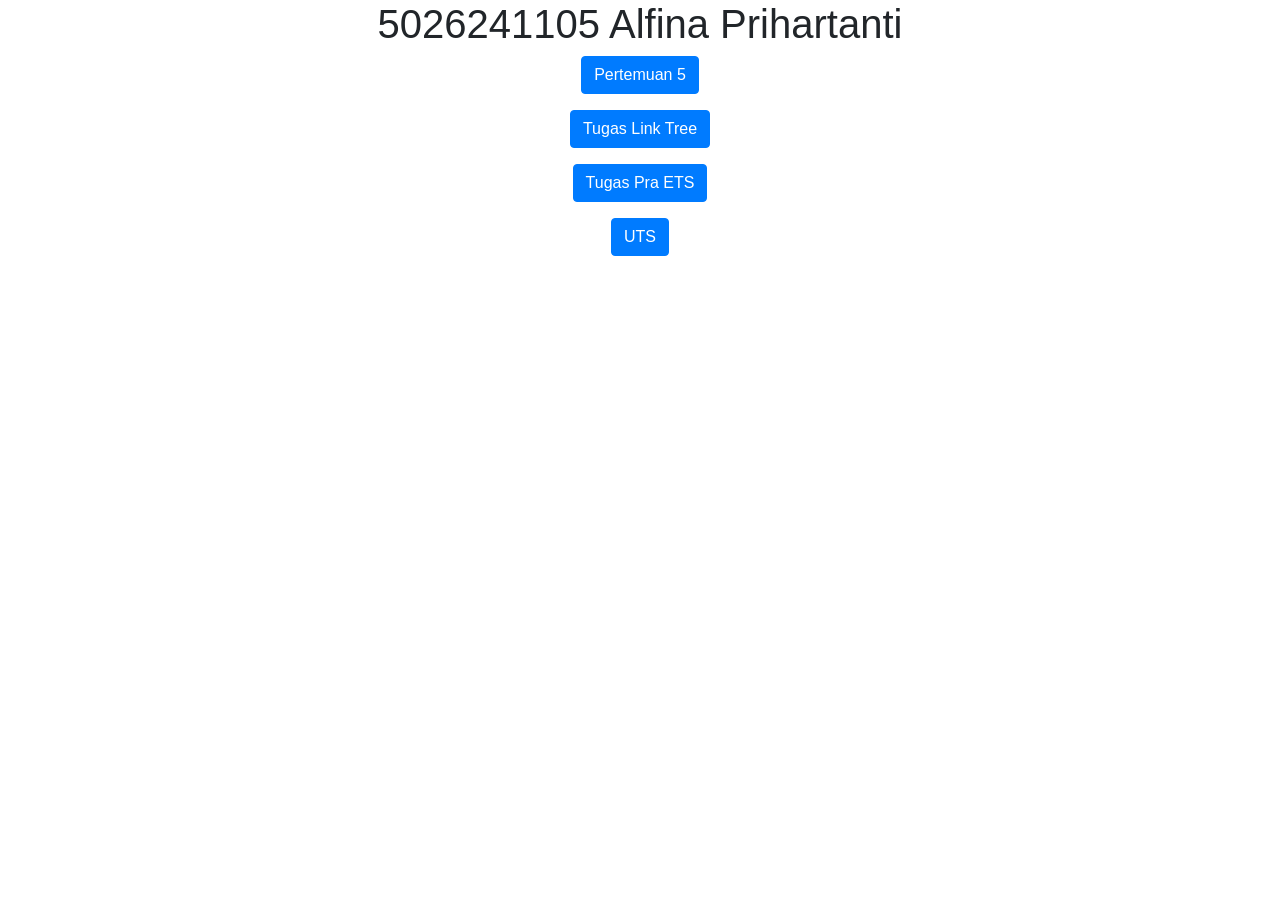
<file: index.html>
<!DOCTYPE html>
<html lang="en">

<head>
    <title>5026241105</title>
    <meta charset="utf-8">
    <meta name="viewport" content="width=device-width, initial-scale=1">
    <link rel="stylesheet" href="https://cdn.jsdelivr.net/npm/bootstrap@4.6.2/dist/css/bootstrap.min.css">
    <script src="https://cdn.jsdelivr.net/npm/jquery@3.7.1/dist/jquery.slim.min.js"></script>
    <script src="https://cdn.jsdelivr.net/npm/popper.js@1.16.1/dist/umd/popper.min.js"></script>
    <script src="https://cdn.jsdelivr.net/npm/bootstrap@4.6.2/dist/js/bootstrap.bundle.min.js"></script>
</head>

<body>

    <div class="container">
        <center>
            <h1>5026241105 Alfina Prihartanti</h1>
            <p>
                <a href="pertemuan5.html" target="_blank" class="btn btn-primary">
                    Pertemuan 5
                </a>
            </p>
            <p>
                <a href="tugaspertemuan5.html" target="_blank" class="btn btn-primary">
                    Tugas Link Tree
                </a>
            </p>
            <p>
                <a href="tugas_ets.html" target="_blank" class="btn btn-primary">
                    Tugas Pra ETS
                </a>
            </p>
            <p>
                <a href="ets/5026241105.html" target="_blank" class="btn btn-primary">
                    UTS
                </a>
            </p>
        </center>
    </div>
</body>

</html>
</file>
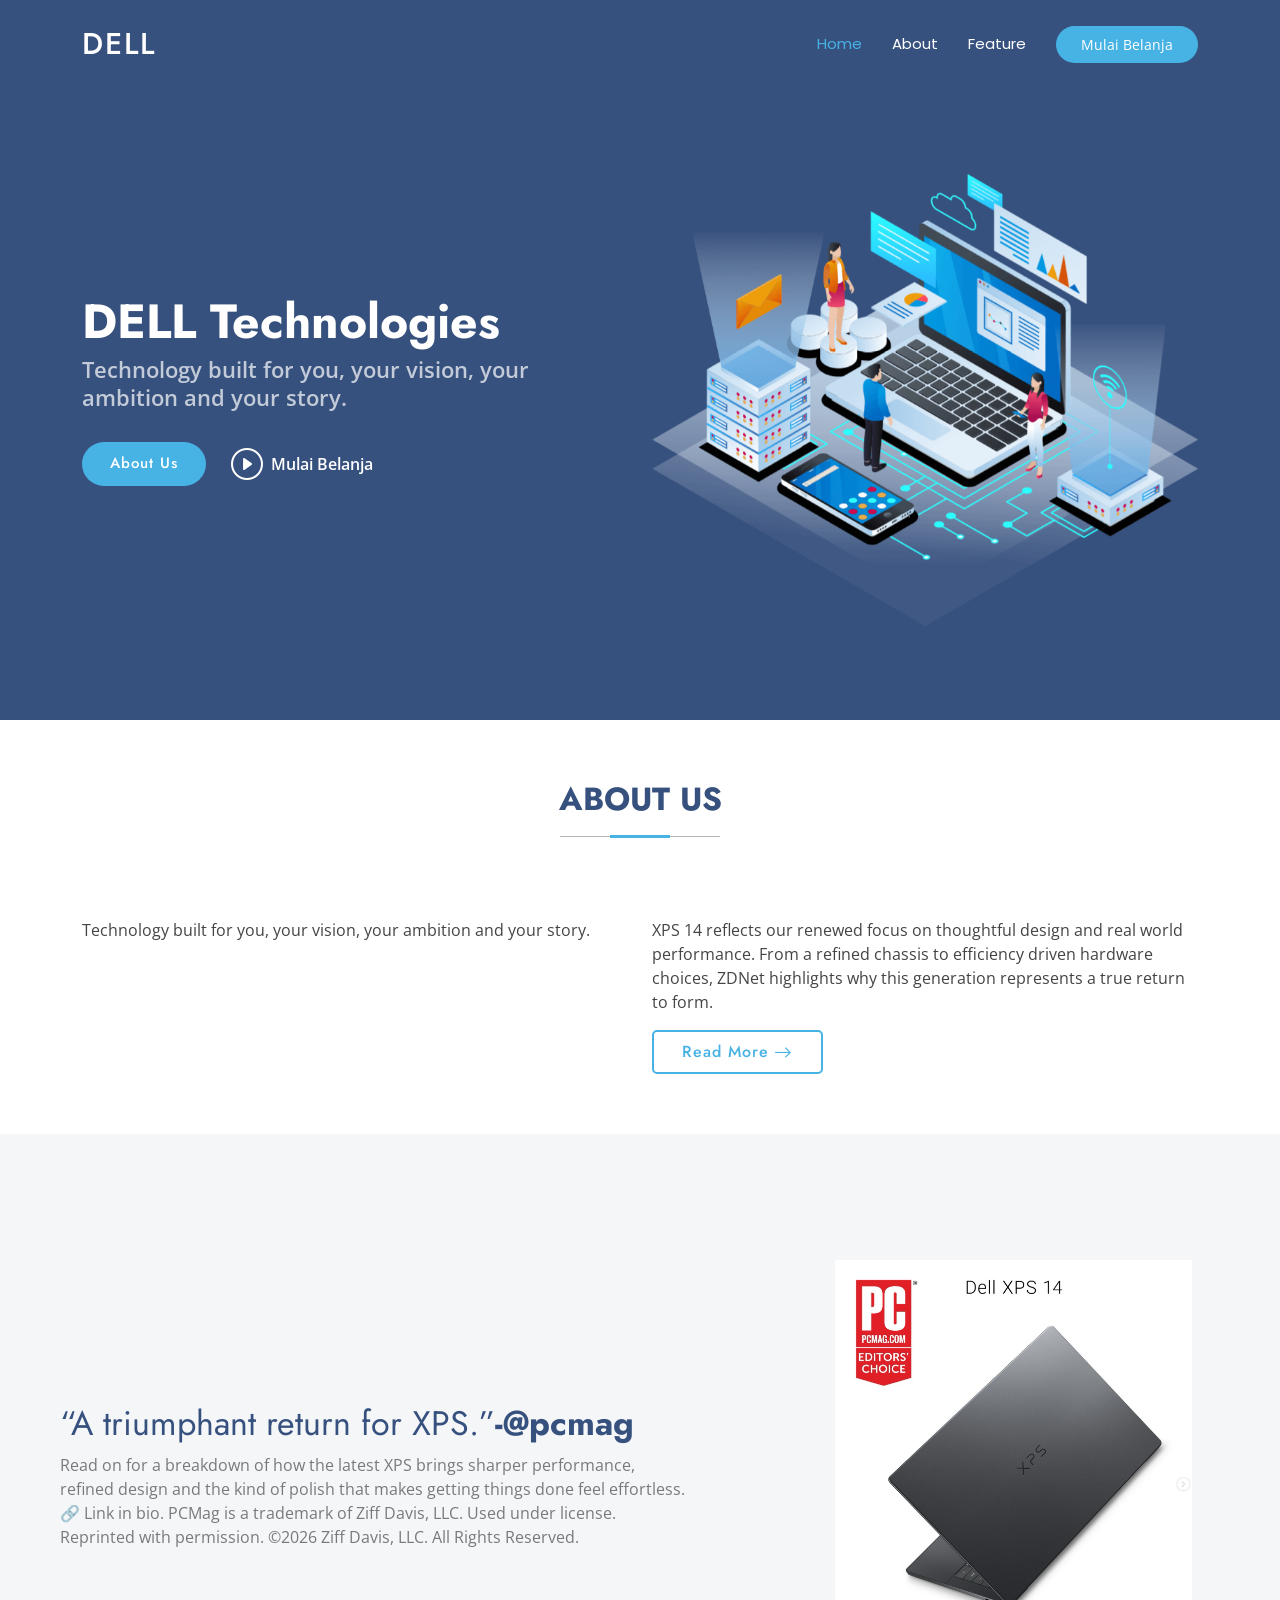
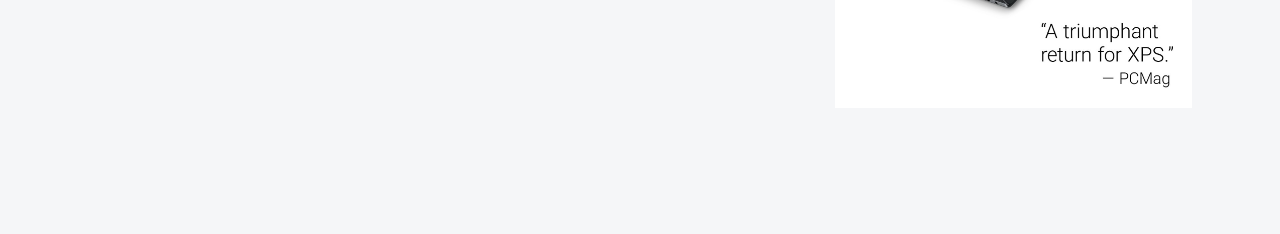
<file: pertemuan5.html>
<!DOCTYPE html>
<html lang="en">

<head>
    <meta charset="utf-8">
    <meta content="width=device-width, initial-scale=1.0" name="viewport">
    <title>DELL</title>
    <meta name="description" content="">
    <meta name="keywords" content="">

    <!-- Favicons -->
    <link href="assets/img/favicon.png" rel="icon">
    <link href="assets/img/apple-touch-icon.png" rel="apple-touch-icon">

    <!-- Fonts -->
    <link href="https://fonts.googleapis.com" rel="preconnect">
    <link href="https://fonts.gstatic.com" rel="preconnect" crossorigin>
    <link
        href="https://fonts.googleapis.com/css2?family=Open+Sans:ital,wght@0,300;0,400;0,500;0,600;0,700;0,800;1,300;1,400;1,500;1,600;1,700;1,800&family=Poppins:ital,wght@0,100;0,200;0,300;0,400;0,500;0,600;0,700;0,800;0,900;1,100;1,200;1,300;1,400;1,500;1,600;1,700;1,800;1,900&family=Jost:ital,wght@0,100;0,200;0,300;0,400;0,500;0,600;0,700;0,800;0,900;1,100;1,200;1,300;1,400;1,500;1,600;1,700;1,800;1,900&display=swap"
        rel="stylesheet">

    <!-- Vendor CSS Files -->
    <link href="assets/vendor/bootstrap/css/bootstrap.min.css" rel="stylesheet">
    <link href="assets/vendor/bootstrap-icons/bootstrap-icons.css" rel="stylesheet">
    <link href="assets/vendor/aos/aos.css" rel="stylesheet">
    <link href="assets/vendor/glightbox/css/glightbox.min.css" rel="stylesheet">
    <link href="assets/vendor/swiper/swiper-bundle.min.css" rel="stylesheet">

    <!-- Main CSS File -->
    <link href="assets/css/main.css" rel="stylesheet">

    <!-- =======================================================
  * Template Name: Arsha
  * Template URL: https://bootstrapmade.com/arsha-free-bootstrap-html-template-corporate/
  * Updated: Feb 22 2025 with Bootstrap v5.3.3
  * Author: BootstrapMade.com
  * License: https://bootstrapmade.com/license/
  ======================================================== -->
</head>

<body class="index-page">
    <header id="header" class="header d-flex align-items-center fixed-top">
        <div class="container-fluid container-xl position-relative d-flex align-items-center">

            <a href="index.html" class="logo d-flex align-items-center me-auto">
                <!-- Uncomment the line below if you also wish to use an image logo -->
                <!-- <img src="assets/img/logo.webp" alt=""> -->
                <h1 class="sitename">Dell</h1>
            </a>

            <nav id="navmenu" class="navmenu">
                <ul>
                    <li><a href="#hero" class="active">Home</a></li>
                    <li><a href="#about">About</a></li>
                    <li><a href="#unggulan">Feature</a></li>
                </ul>
                <i class="mobile-nav-toggle d-xl-none bi bi-list"></i>
            </nav>

            <a class="btn-getstarted" href="#about">Mulai Belanja</a>

        </div>
    </header>

    <main class="main">
        <!-- Hero Section -->
        <section id="hero" class="hero section dark-background">

            <div class="container">
                <div class="row gy-4">
                    <div class="col-lg-6 order-2 order-lg-1 d-flex flex-column justify-content-center"
                        data-aos="zoom-out">
                        <h1>DELL Technologies</h1>
                        <p>Technology built for you, your vision, your ambition and your story. </p>
                        <div class="d-flex">
                            <a href="#about" class="btn-get-started">About Us</a>
                            <a href="visitstore.bio/dell?tab=ig"
                                class="glightbox btn-watch-video d-flex align-items-center"><i
                                    class="bi bi-play-circle"></i><span>Mulai Belanja</span></a>
                        </div>
                    </div>
                    <div class="col-lg-6 order-1 order-lg-2 hero-img" data-aos="zoom-out" data-aos-delay="200">
                        <img src="assets/img/hero-img.png" class="img-fluid animated" alt="">
                    </div>
                </div>
            </div>

        </section><!-- /Hero Section -->

        <!-- About Section -->
        <section id="about" class="about section">

            <!-- Section Title -->
            <div class="container section-title" data-aos="fade-up">
                <h2>About Us</h2>
            </div><!-- End Section Title -->

            <div class="container">

                <div class="row gy-4">

                    <div class="col-lg-6 content" data-aos="fade-up" data-aos-delay="100">
                        <p>
                            Technology built for you, your vision, your ambition and your story.
                        </p>
                    </div>

                    <div class="col-lg-6" data-aos="fade-up" data-aos-delay="200">
                        <p>XPS 14 reflects our renewed focus on thoughtful design and real world performance. From a
                            refined chassis to efficiency driven hardware choices, ZDNet highlights why this generation
                            represents a true return to form.</p>
                        <a href="#" class="read-more"><span>Read More</span><i class="bi bi-arrow-right"></i></a>
                    </div>

                </div>

            </div>

        </section><!-- /About Section -->

        <!-- Unggulan Section -->
        <section id="unggulan" class="section why-us light-background" data-builder="section">

            <div class="container-fluid">

                <div class="row gy-4">

                    <div class="col-lg-7 d-flex flex-column justify-content-center order-2 order-lg-1">

                        <div class="content px-xl-5" data-aos="fade-up" data-aos-delay="100">
                            <h3><span>“A triumphant return for XPS.”</span><strong>-@pcmag</strong></h3>
                            <p>
                                Read on for a breakdown of how the latest XPS brings sharper performance, refined
                                design and the kind of polish that makes getting things done feel effortless. 🔗
                                Link in bio.

                                PCMag is a trademark of Ziff Davis, LLC. Used under license. Reprinted with
                                permission. ©️2026 Ziff Davis, LLC. All Rights Reserved.
                            </p>
                        </div>

                    </div>

                    <div class="col-lg-5 order-1 order-lg-2 why-us-img">
                        <img src="assets/img/dell-xps.png" class="img-fluid" alt="" data-aos="zoom-in"
                            data-aos-delay="100">
                    </div>
                </div>

            </div>

        </section><!-- /Unggulan Section -->
    </main>

    <!-- Scroll Top -->
    <a href="#" id="scroll-top" class="scroll-top d-flex align-items-center justify-content-center"><i
            class="bi bi-arrow-up-short"></i></a>

    <!-- Preloader -->
    <div id="preloader"></div>

    <!-- Vendor JS Files -->
    <script src="assets/vendor/bootstrap/js/bootstrap.bundle.min.js"></script>
    <script src="assets/vendor/php-email-form/validate.js"></script>
    <script src="assets/vendor/aos/aos.js"></script>
    <script src="assets/vendor/glightbox/js/glightbox.min.js"></script>
    <script src="assets/vendor/swiper/swiper-bundle.min.js"></script>
    <script src="assets/vendor/waypoints/noframework.waypoints.js"></script>
    <script src="assets/vendor/imagesloaded/imagesloaded.pkgd.min.js"></script>
    <script src="assets/vendor/isotope-layout/isotope.pkgd.min.js"></script>

    <!-- Main JS File -->
    <script src="assets/js/main.js"></script>

</body>

</html>
</file>
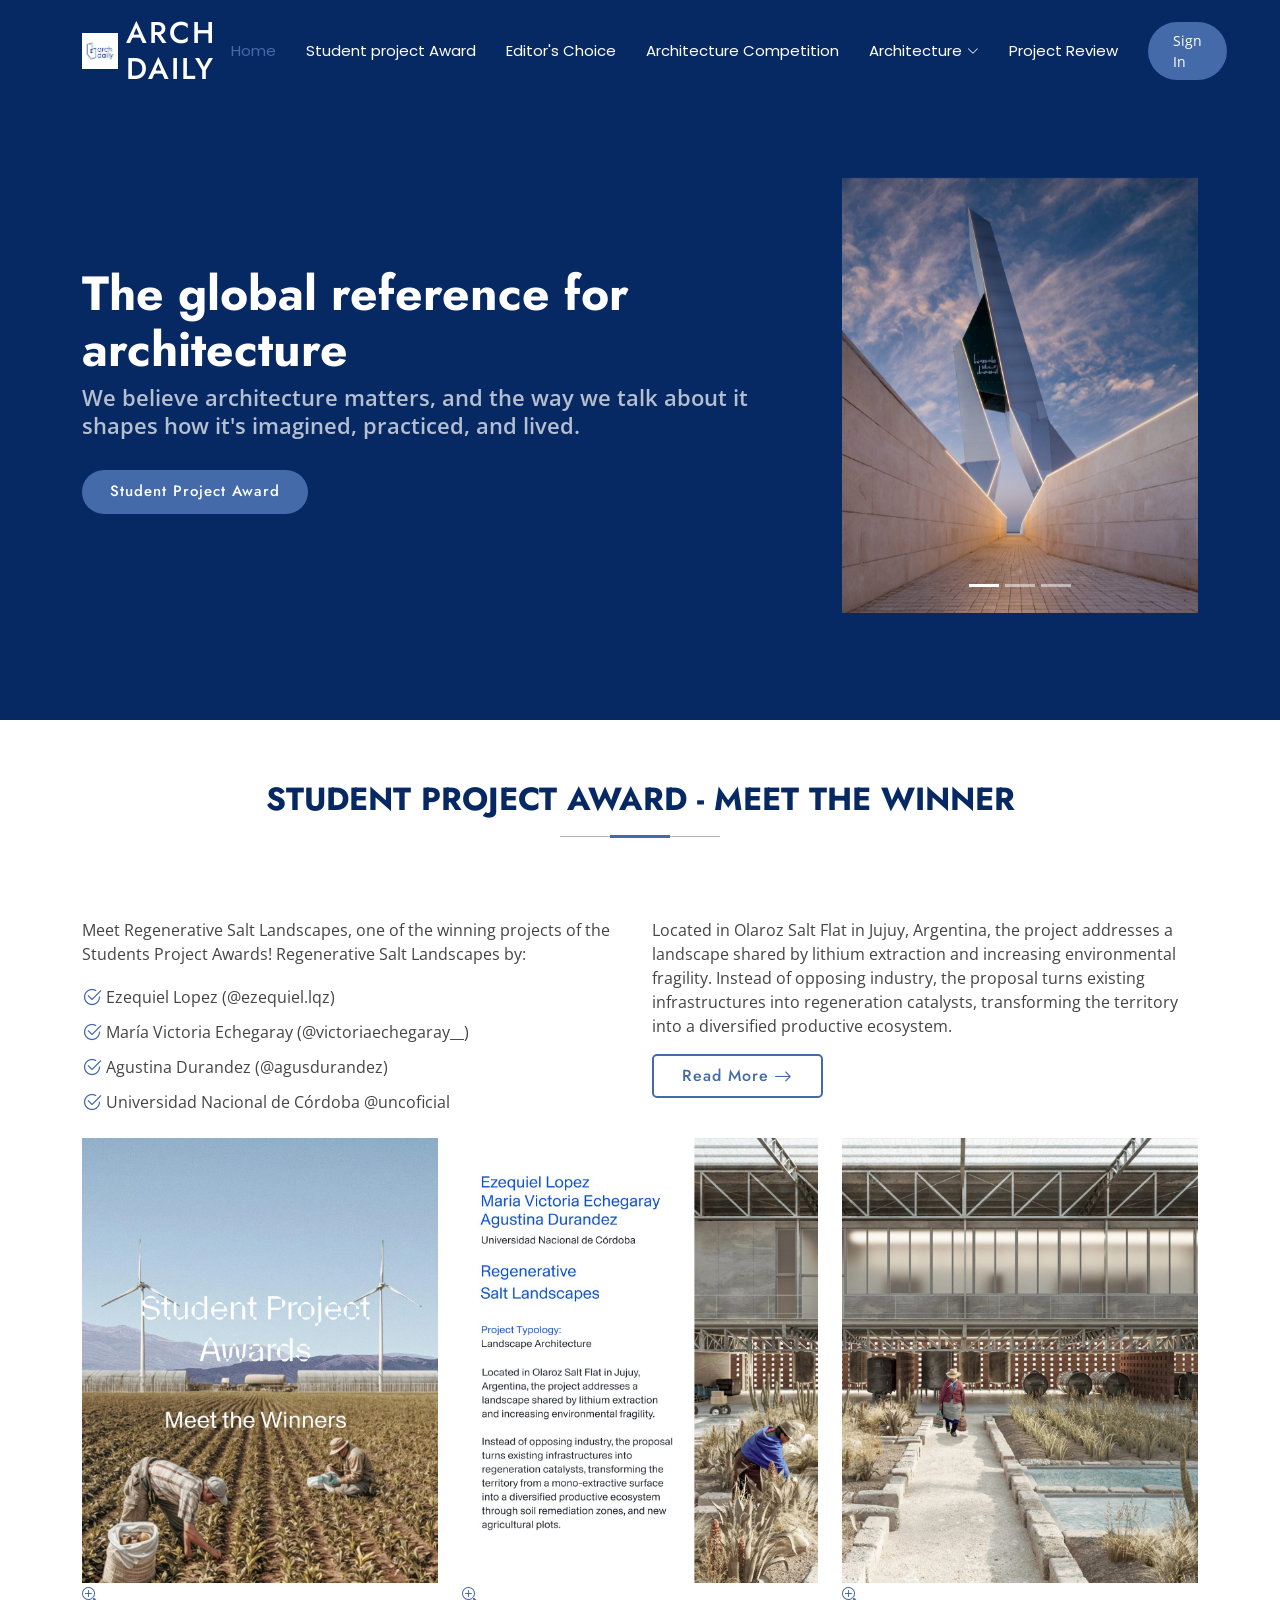
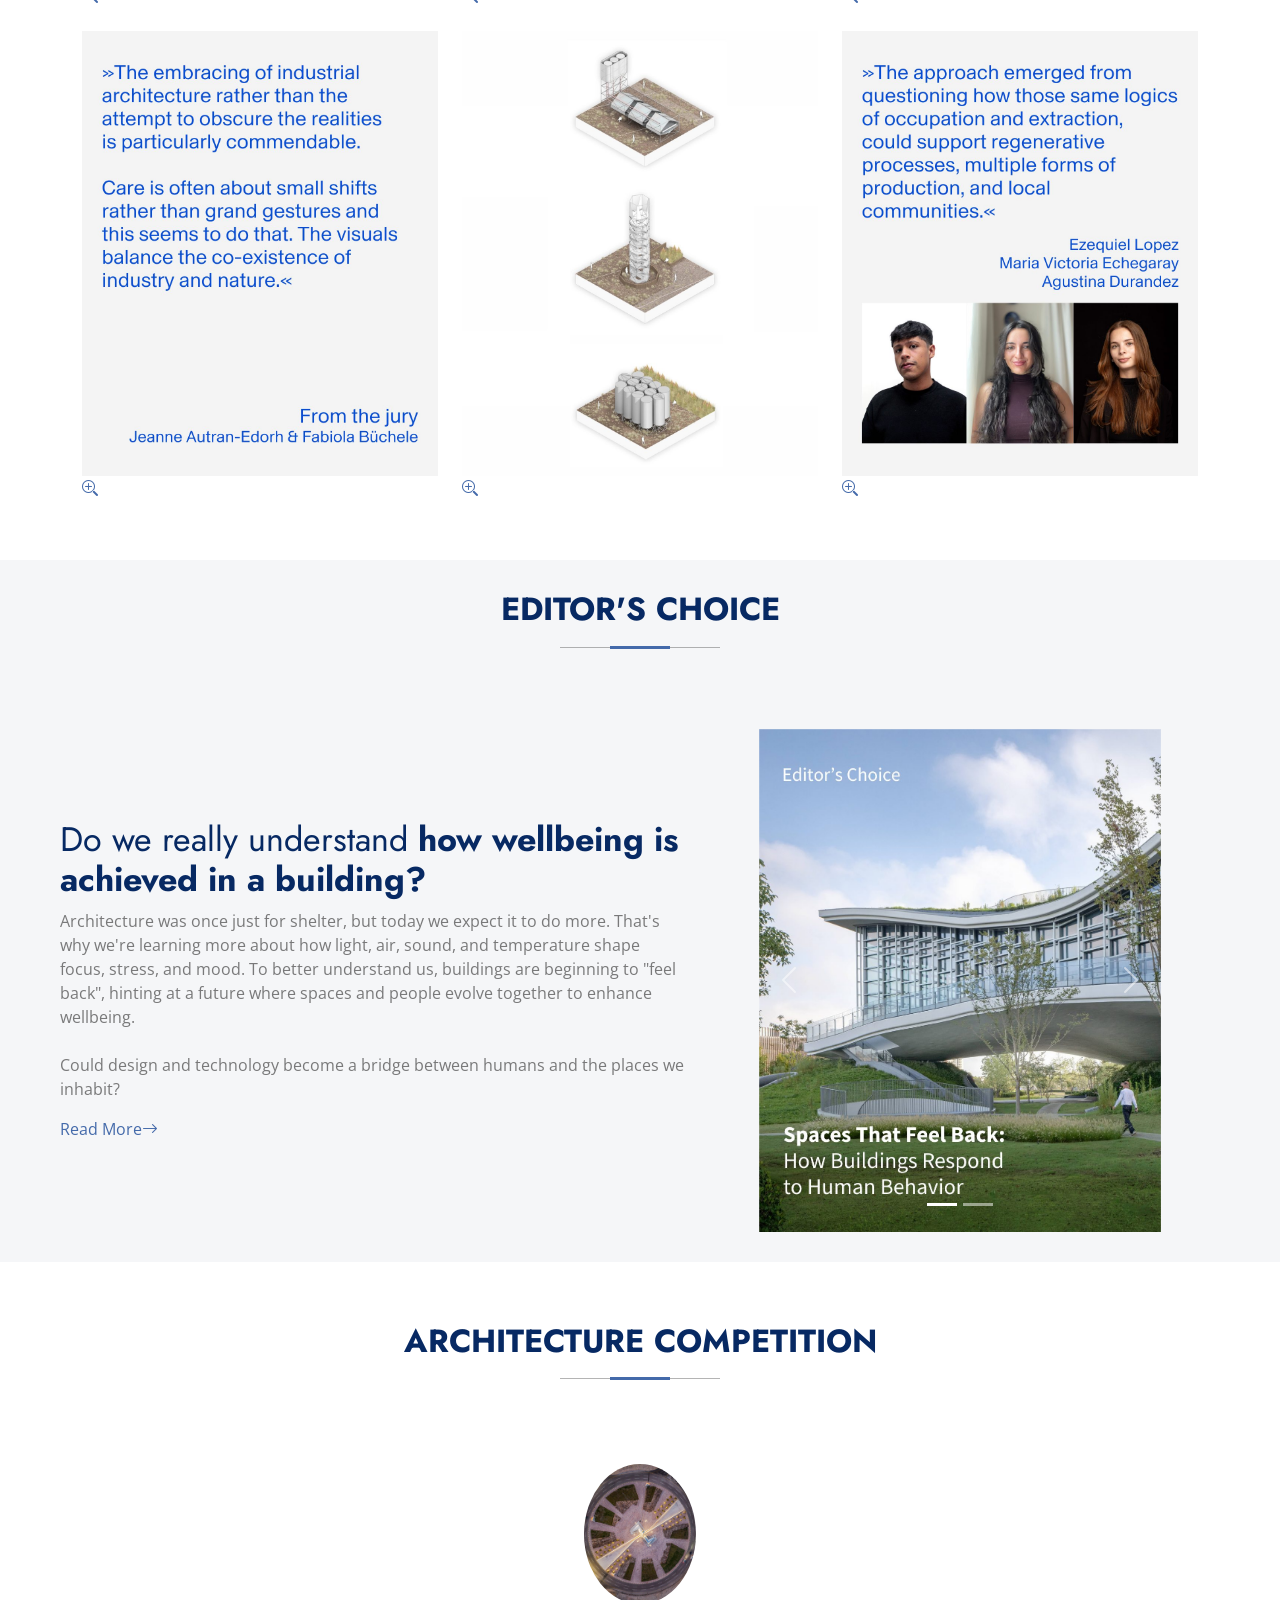
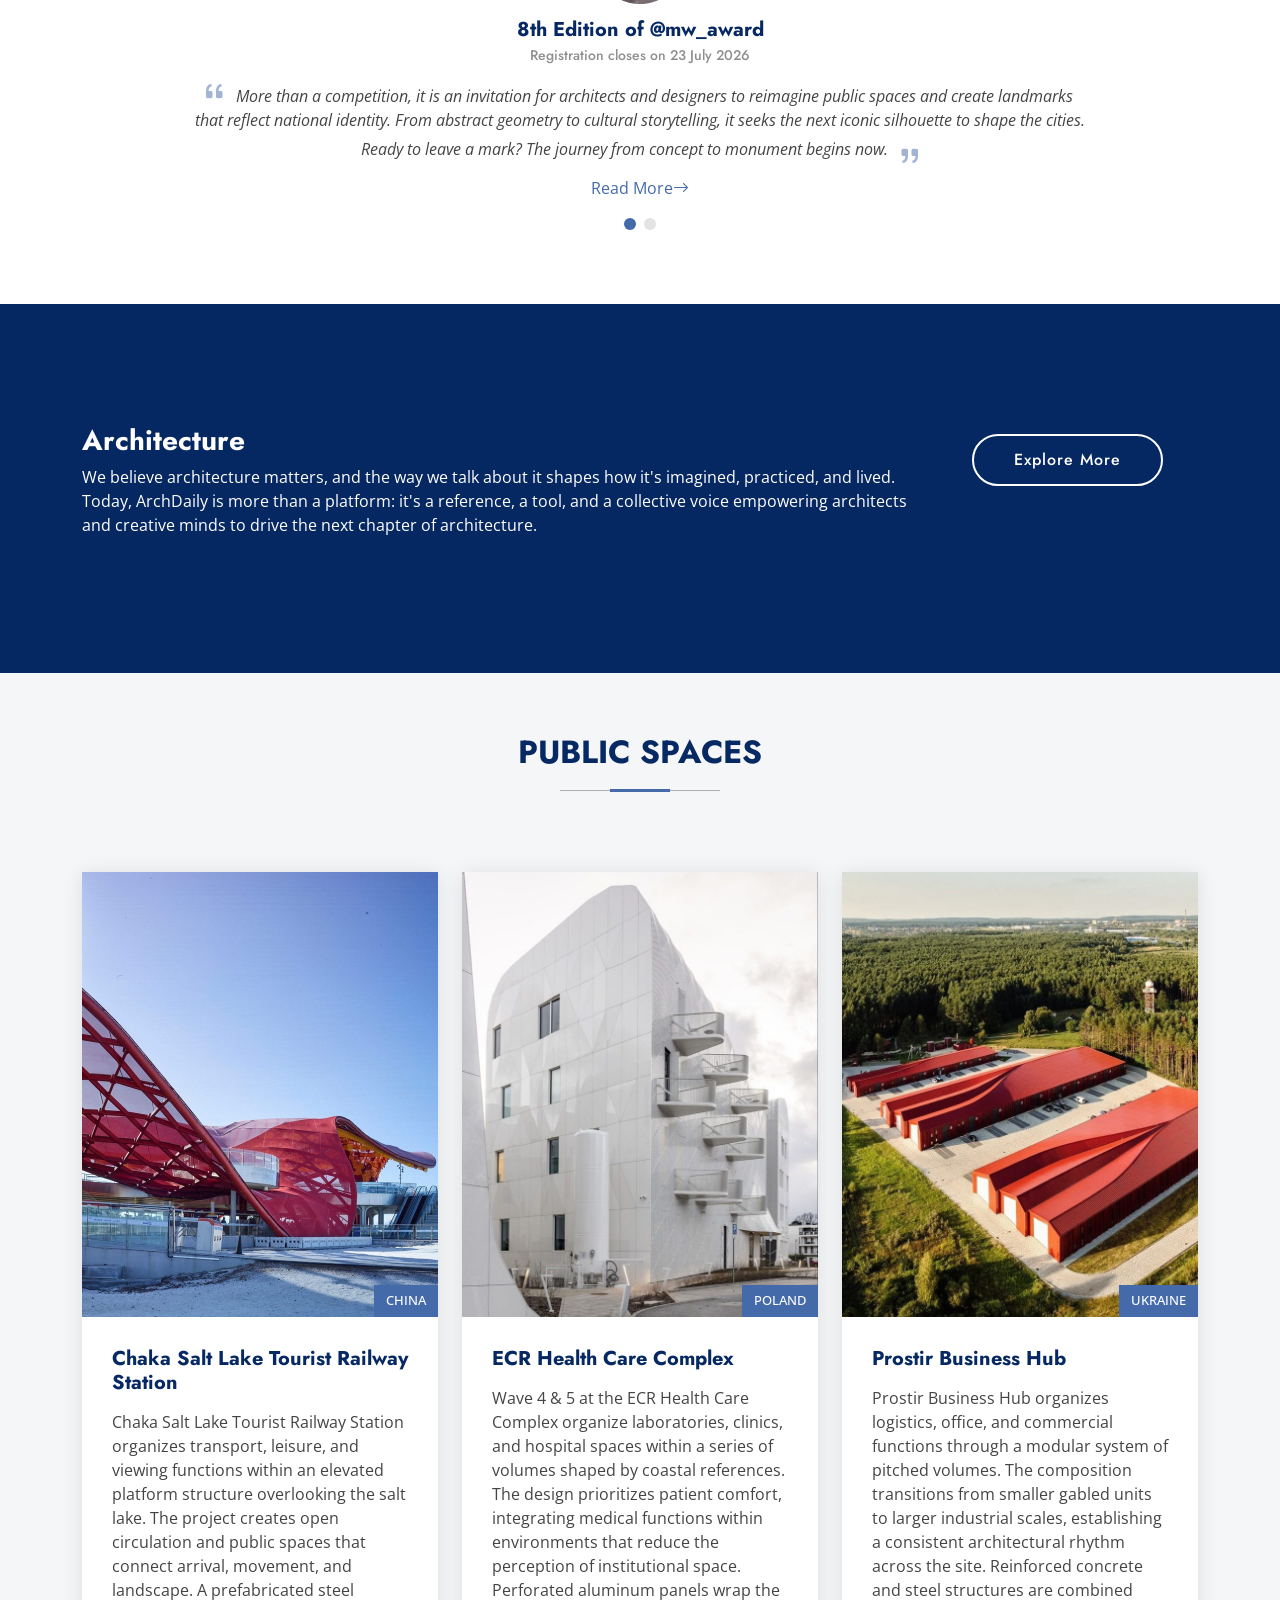
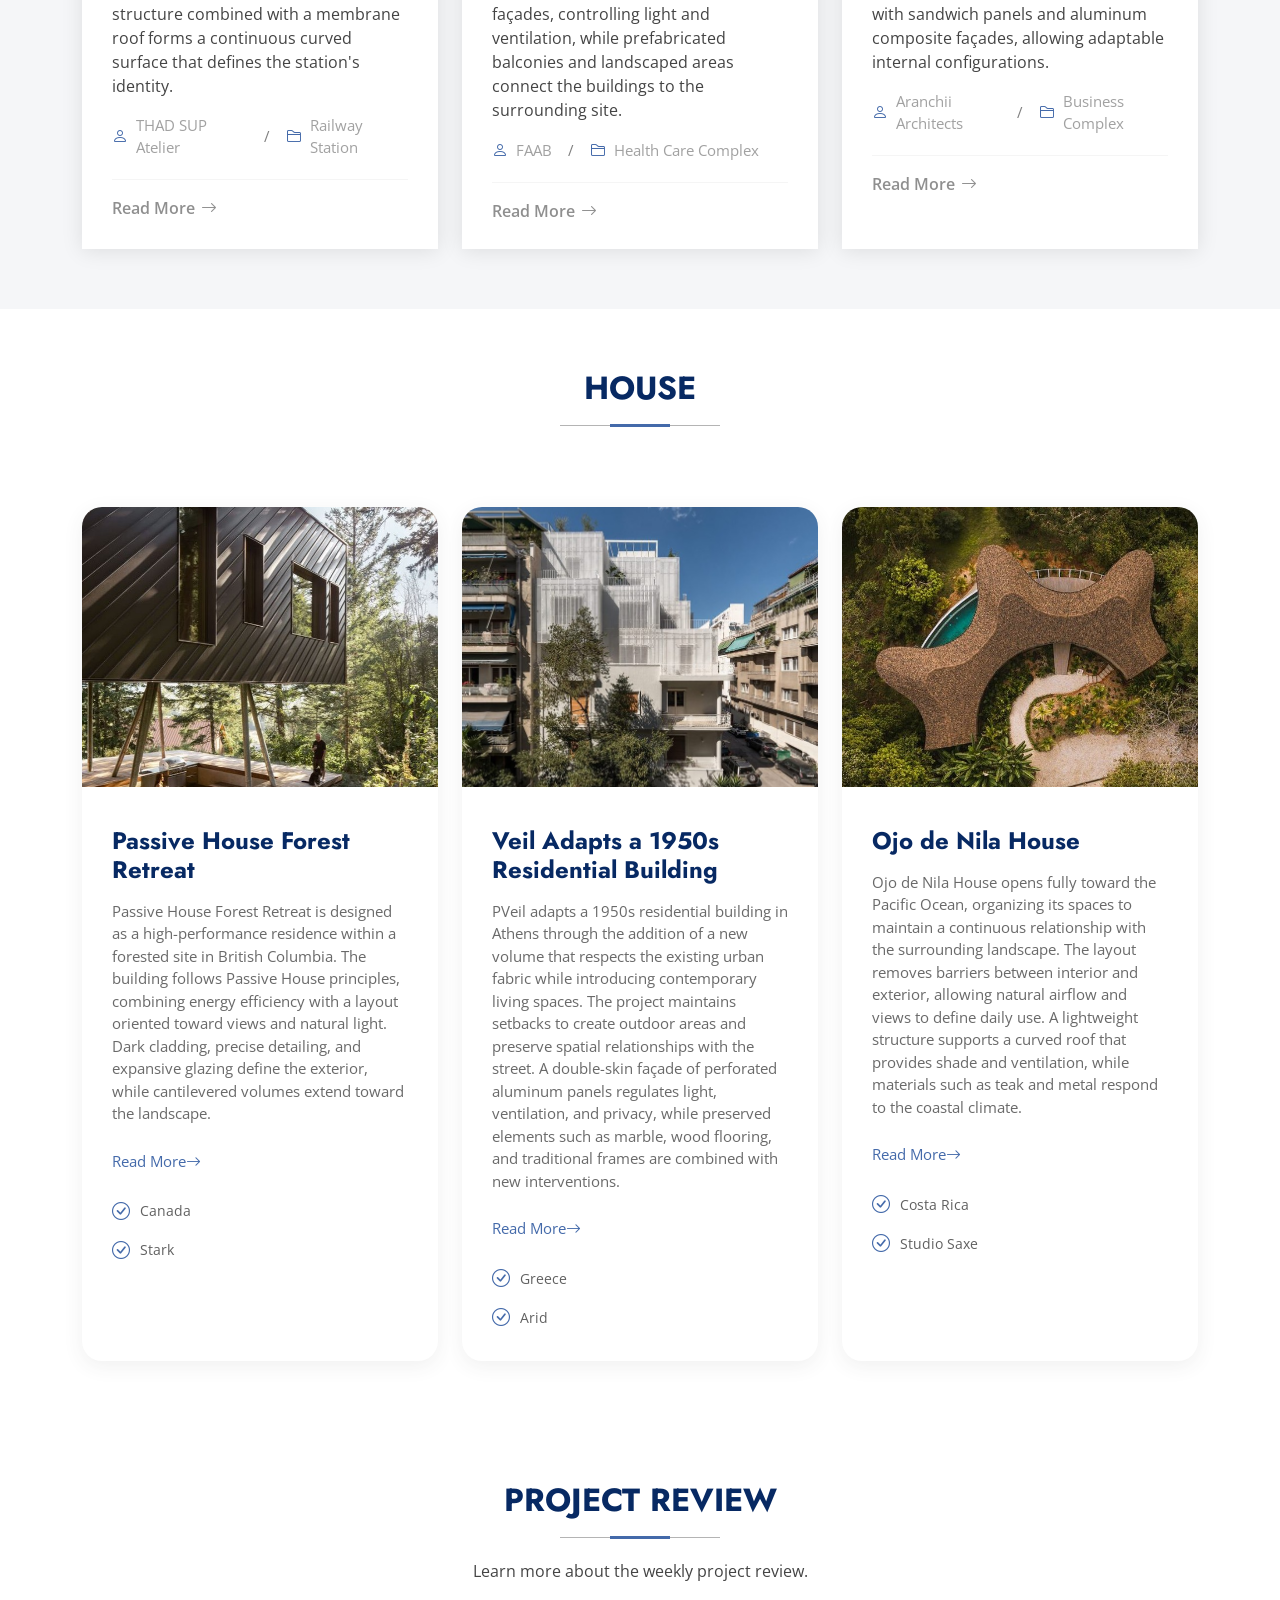
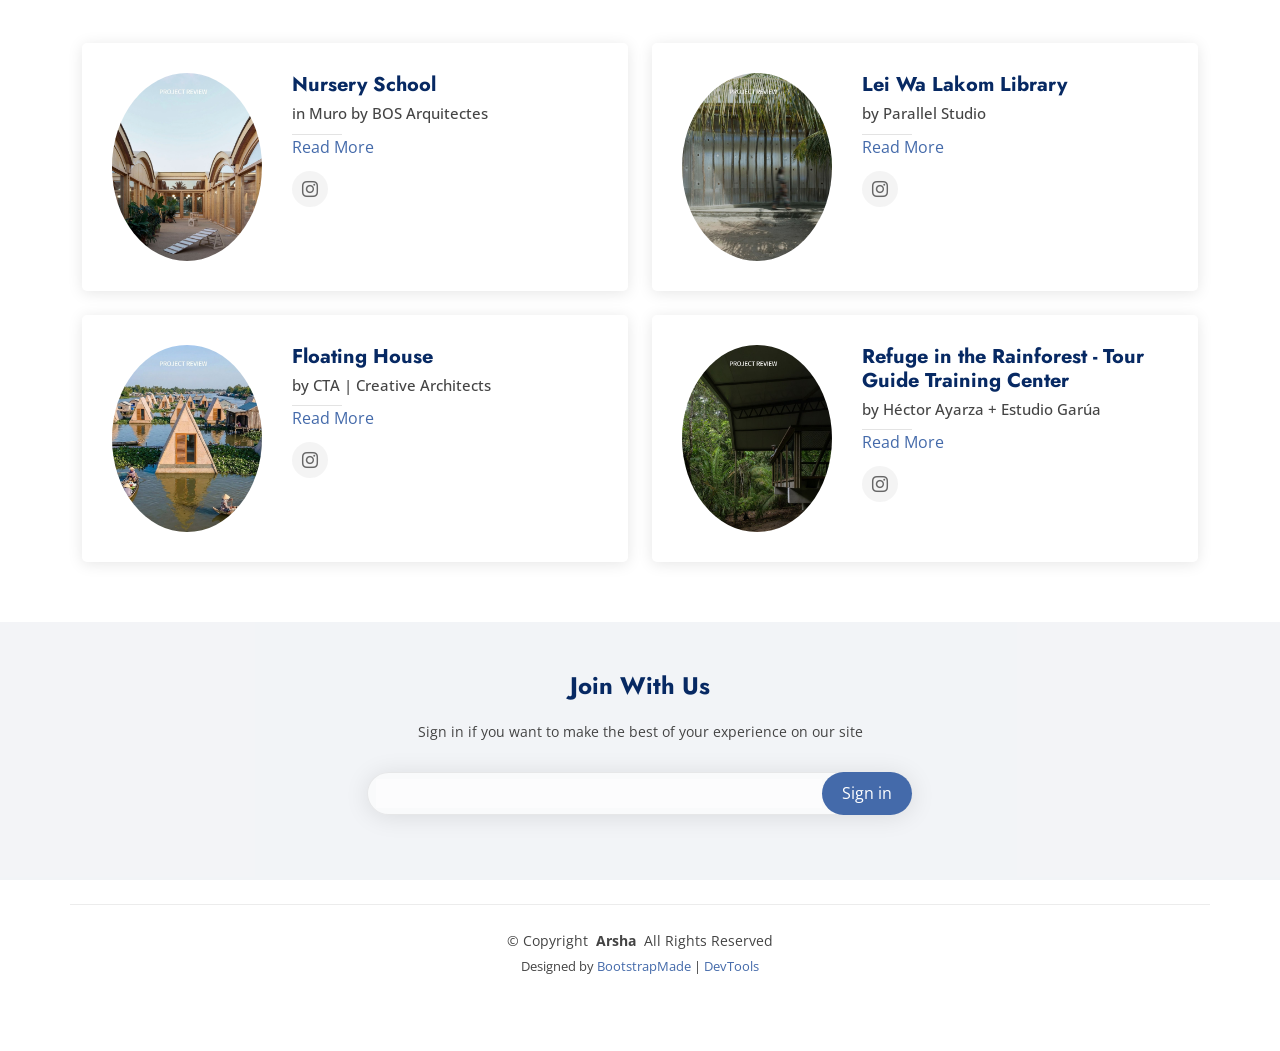
<file: tugas_ets.html>
<!DOCTYPE html>
<html lang="en">

<head>
    <title>ArchDaily - The global reference for architecture</title>
    <meta charset="utf-8">
    <meta name="viewport" content="width=device-width, initial-scale=1">
    <link rel="stylesheet" href="https://cdn.jsdelivr.net/npm/bootstrap@4.6.2/dist/css/bootstrap.min.css">
    <script src="https://cdn.jsdelivr.net/npm/jquery@3.7.1/dist/jquery.slim.min.js"></script>
    <script src="https://cdn.jsdelivr.net/npm/popper.js@1.16.1/dist/umd/popper.min.js"></script>
    <script src="https://cdn.jsdelivr.net/npm/bootstrap@4.6.2/dist/js/bootstrap.bundle.min.js"></script>

    <!-- Favicons -->
    <link href="aset/img/icon.jpg" rel="icon">

    <!-- Fonts -->
    <link href="https://fonts.googleapis.com" rel="preconnect">
    <link href="https://fonts.gstatic.com" rel="preconnect" crossorigin>
    <link
        href="https://fonts.googleapis.com/css2?family=Open+Sans:ital,wght@0,300;0,400;0,500;0,600;0,700;0,800;1,300;1,400;1,500;1,600;1,700;1,800&family=Poppins:ital,wght@0,100;0,200;0,300;0,400;0,500;0,600;0,700;0,800;0,900;1,100;1,200;1,300;1,400;1,500;1,600;1,700;1,800;1,900&family=Jost:ital,wght@0,100;0,200;0,300;0,400;0,500;0,600;0,700;0,800;0,900;1,100;1,200;1,300;1,400;1,500;1,600;1,700;1,800;1,900&display=swap"
        rel="stylesheet">

    <!-- Vendor CSS Files -->
    <link href="aset/vendor/bootstrap/css/bootstrap.min.css" rel="stylesheet">
    <link href="aset/vendor/bootstrap-icons/bootstrap-icons.css" rel="stylesheet">
    <link href="aset/vendor/aos/aos.css" rel="stylesheet">
    <link href="aset/vendor/glightbox/css/glightbox.min.css" rel="stylesheet">
    <link href="aset/vendor/swiper/swiper-bundle.min.css" rel="stylesheet">

    <!-- Main CSS File -->
    <link href="aset/css/main.css" rel="stylesheet">
</head>

<body class="index-page">
    <header id="header" class="header d-flex align-items-center fixed-top">
        <div class="container-fluid container-xl position-relative d-flex align-items-center">
            <a href="tugas_ets.html" class="logo d-flex align-items-center me-auto">
                <img src="aset/img/icon.jpg" alt="Arch Daily Icon">
                <h1 class="sitename">Arch Daily</h1>
            </a>

            <nav id="navmenu" class="navmenu">
                <ul>
                    <li><a href="#hero" class="active">Home</a></li>
                    <li><a href="#about">Student project Award</a></li>
                    <li><a href="#why-us">Editor's Choice</a></li>
                    <li><a href="#testimonials">Architecture Competition</a></li>
                    <li class="dropdown"><a href="#architecture"><span>Architecture</span> <i
                                class="bi bi-chevron-down toggle-dropdown"></i></a>
                        <ul>
                            <li><a href="#public-spaces">Public Spaces</a></li>
                            <li><a href="#house">House</a></li>
                        </ul>
                    </li>
                    <li><a href="#team">Project Review</a></li>
                </ul>
                <i class="mobile-nav-toggle d-xl-none bi bi-list"></i>
            </nav>

            <a class="btn-getstarted" href="#">Sign In</a>
        </div>
    </header>

    <main class="main">
        <!-- Hero Section -->
        <section id="hero" class="hero section dark-background">
            <div class="container">
                <div class="row gy-4">
                    <!--Tulisan-->
                    <div class="col-lg-8 order-2 order-lg-1 d-flex flex-column justify-content-center"
                        data-aos="zoom-out">
                        <h1>The global reference for architecture</h1>
                        <p>We believe architecture matters, and the way we talk about it shapes how it's imagined,
                            practiced, and lived.</p>
                        <div class="d-flex">
                            <a href="#about" class="btn-get-started">Student Project Award</a>
                        </div>
                    </div>

                    <!--Gambar-->
                    <div id="demo" class="carousel slide col-lg-4 order-1 order-lg-2 hero-img" data-aos="zoom-out"
                        data-aos-delay="200" data-ride="carousel">

                        <ul class="carousel-indicators">
                            <li data-target="#demo" data-slide-to="0" class="active"></li>
                            <li data-target="#demo" data-slide-to="1"></li>
                            <li data-target="#demo" data-slide-to="2"></li>
                        </ul>

                        <!-- The slideshow -->
                        <div class="carousel-inner">
                            <div class="carousel-item active">
                                <img src="aset/img/home.jpg" class="img-fluid animated" alt="">
                            </div>
                            <div class="carousel-item">
                                <img src="aset/img/home2.jpg" class="img-fluid animated" alt="">
                            </div>
                            <div class="carousel-item">
                                <img src="aset/img/home3.jpg" class="img-fluid animated" alt="">
                            </div>
                        </div>
                    </div>
                </div>
            </div>
        </section><!-- /Hero Section -->

        <!-- About Section -->
        <section id="about" class="about section">

            <!-- Section Title -->
            <div class="container section-title" data-aos="fade-up">
                <h2>Student Project Award - Meet The Winner</h2>
            </div><!-- End Section Title -->

            <div class="container">
                <!--Teks-->
                <div class="row gy-4">

                    <div class="col-lg-6 content" data-aos="fade-up" data-aos-delay="100">
                        <p>
                            Meet Regenerative Salt Landscapes, one of the winning projects of the Students Project
                            Awards! Regenerative Salt Landscapes by:
                        </p>
                        <ul>
                            <li><i class="bi bi-check2-circle"></i> <span>Ezequiel Lopez (@ezequiel.lqz)</span></li>
                            <li><i class="bi bi-check2-circle"></i> <span>María Victoria Echegaray
                                    (@victoriaechegaray__)</span></li>
                            <li><i class="bi bi-check2-circle"></i> <span>Agustina Durandez (@agusdurandez)</span></li>
                            <li><i class="bi bi-check2-circle"></i> <span>Universidad Nacional de Córdoba
                                    @uncoficial</span></li>
                        </ul>
                    </div>

                    <div class="col-lg-6" data-aos="fade-up" data-aos-delay="200">
                        <p>Located in Olaroz Salt Flat in Jujuy, Argentina, the project addresses a landscape shared by
                            lithium extraction and increasing environmental fragility. Instead of opposing industry, the
                            proposal turns existing infrastructures into regeneration catalysts, transforming the
                            territory into a diversified productive ecosystem.</p>
                        <a href="#" class="read-more"><span>Read More</span><i class="bi bi-arrow-right"></i></a>
                    </div>

                </div>
                <!--Gambar-->
                <div class="isotope-layout" data-default-filter="*" data-layout="masonry" data-sort="original-order">
                    <div class="row gy-4 isotope-container" data-aos="fade-up" data-aos-delay="200">

                        <div class="col-lg-4 col-md-6 portfolio-item isotope-item filter-app">
                            <img src="aset/img/winner1.jpg" class="img-fluid" alt="">
                            <div class="portfolio-info">
                                <a href="aset/img/winner1.jpg" title="App 1" data-gallery="portfolio-gallery-app"
                                    class="glightbox preview-link"><i class="bi bi-zoom-in"></i></a>
                            </div>
                        </div><!-- End Portfolio Item -->

                        <div class="col-lg-4 col-md-6 portfolio-item isotope-item filter-product">
                            <img src="aset/img/winner2.jpg" class="img-fluid" alt="">
                            <div class="portfolio-info">
                                <a href="aset/img/winner2.jpg" title="Product 1"
                                    data-gallery="portfolio-gallery-product" class="glightbox preview-link"><i
                                        class="bi bi-zoom-in"></i></a>
                            </div>
                        </div><!-- End Portfolio Item -->

                        <div class="col-lg-4 col-md-6 portfolio-item isotope-item filter-branding">
                            <img src="aset/img/winner3.jpg" class="img-fluid" alt="">
                            <div class="portfolio-info">
                                <a href="aset/img/winner3.jpg" title="Branding 1"
                                    data-gallery="portfolio-gallery-branding" class="glightbox preview-link"><i
                                        class="bi bi-zoom-in"></i></a>
                            </div>
                        </div><!-- End Portfolio Item -->

                        <div class="col-lg-4 col-md-6 portfolio-item isotope-item filter-app">
                            <img src="aset/img/winner4.jpg" class="img-fluid" alt="">
                            <div class="portfolio-info">
                                <a href="aset/img/winner4.jpg" title="App 2" data-gallery="portfolio-gallery-app"
                                    class="glightbox preview-link"><i class="bi bi-zoom-in"></i></a>
                            </div>
                        </div><!-- End Portfolio Item -->

                        <div class="col-lg-4 col-md-6 portfolio-item isotope-item filter-product">
                            <img src="aset/img/winner5.jpg" class="img-fluid" alt="">
                            <div class="portfolio-info">
                                <a href="aset/img/winner5.jpg" title="Product 2"
                                    data-gallery="portfolio-gallery-product" class="glightbox preview-link"><i
                                        class="bi bi-zoom-in"></i></a>
                            </div>
                        </div><!-- End Portfolio Item -->

                        <div class="col-lg-4 col-md-6 portfolio-item isotope-item filter-branding">
                            <img src="aset/img/winner6.jpg" class="img-fluid" alt="">
                            <div class="portfolio-info">
                                <a href="aset/img/winner6.jpg" title="Branding 2"
                                    data-gallery="portfolio-gallery-branding" class="glightbox preview-link"><i
                                        class="bi bi-zoom-in"></i></a>
                            </div>
                        </div><!-- End Portfolio Item -->

                    </div><!-- End Portfolio Container -->

                </div>


            </div>

        </section><!-- /About Section -->

        <!-- Why Us/Editor's Choice Section -->
        <section id="why-us" class="section why-us light-background" data-builder="section">
            <!-- Section Title -->
            <div class="container section-title" data-aos="fade-up">
                <h2>Editor's Choice</h2>
            </div><!-- End Section Title -->

            <div class="container-fluid">
                <div class="row gy-4">
                    <!--Tulisan Editor's Choice-->
                    <div class="col-lg-7 d-flex flex-column justify-content-center order-2 order-lg-1">
                        <div class="content px-xl-5" data-aos="fade-up" data-aos-delay="100">
                            <h3><span>Do we really understand</span><strong> how wellbeing is achieved in a
                                    building?</strong></h3>
                            <p>
                                Architecture was once just for shelter, but today we expect it to do more. That's why
                                we're learning more about how light, air, sound, and temperature shape focus, stress,
                                and mood. To better understand us, buildings are beginning to "feel back", hinting at a
                                future
                                where spaces and people evolve together to enhance wellbeing.
                                <br>
                                <br>Could design and technology become a bridge between humans and the places we
                                inhabit?
                            </p>
                            <a href="#" class="read-more"><span>Read More</span><i class="bi bi-arrow-right"></i></a>
                        </div>
                    </div>

                    <!--Gambar Editor's Choice-->
                    <div class="col-lg-4 order-1 order-lg-2 why-us-img">
                        <div id="carousel-editors-choice" class="carousel slide" data-ride="carousel">
                            <!-- Indicators -->
                            <ul class="carousel-indicators">
                                <li data-target="#carousel-editors-choice" data-slide-to="0" class="active"></li>
                                <li data-target="#carousel-editors-choice" data-slide-to="1"></li>
                            </ul>

                            <!-- The slideshow -->
                            <div class="carousel-inner">
                                <div class="carousel-item active">
                                    <img src="aset/img/editors-choice-cover.jpg" class="img-fluid" alt=""
                                        data-bs-aos="zoom-in" data-bs-aos-delay="100">
                                </div>
                                <div class="carousel-item">
                                    <img src="aset/img/editors-choice.jpg" class="img-fluid" alt=""
                                        data-bs-aos="zoom-in" data-bs-aos-delay="100">
                                </div>
                            </div>

                            <!-- Left and right controls -->
                            <a class="carousel-control-prev" href="#carousel-editors-choice" data-bs-slide="prev">
                                <span class="carousel-control-prev-icon"></span>
                            </a>
                            <a class="carousel-control-next" href="#carousel-editors-choice" data-bs-slide="next">
                                <span class="carousel-control-next-icon"></span>
                            </a>
                        </div>
                    </div>
                </div>
            </div>
        </section><!-- /Why Us Section -->

        <!-- Testimonials/Competition Section -->
        <section id="testimonials" class="testimonials section">

            <!-- Section Title -->
            <div class="container section-title" data-aos="fade-up">
                <h2>Architecture Competition</h2>
            </div><!-- End Section Title -->

            <div class="container" data-aos="fade-up" data-aos-delay="100">

                <div class="swiper init-swiper">
                    <script type="application/json" class="swiper-config">
            {
              "loop": true,
              "speed": 600,
              "autoplay": {
                "delay": 5000
              },
              "slidesPerView": "auto",
              "pagination": {
                "el": ".swiper-pagination",
                "type": "bullets",
                "clickable": true
              }
            }
          </script>
                    <div class="swiper-wrapper">

                        <div class="swiper-slide">
                            <div class="testimonial-item">
                                <img src="aset/img/competition-mw-award.jpg" class="testimonial-img" alt="">
                                <h3>8th Edition of @mw_award</h3>
                                <h4>Registration closes on 23 July 2026</h4>
                                <p>
                                    <i class="bi bi-quote quote-icon-left"></i>
                                    <span>More than a competition, it is an invitation for architects and designers to
                                        reimagine public spaces and create landmarks that reflect national identity.
                                        From abstract geometry to cultural storytelling, it seeks the next iconic
                                        silhouette to shape the cities. Ready to leave a mark? The journey from concept
                                        to monument begins now.</span>
                                    <i class="bi bi-quote quote-icon-right"></i>
                                </p>
                                <a href="#" class="read-more"><span>Read More</span><i
                                        class="bi bi-arrow-right"></i></a>
                            </div>
                        </div><!-- End testimonial item -->

                        <div class="swiper-slide">
                            <div class="testimonial-item">
                                <img src="aset/img/competition-next-practices-award.jpg" class="testimonial-img" alt="">
                                <h3>ArchDaily's 2026 Next Practices Awards by @architecturecompetitions</h3>
                                <h4>Coming Soon</h4>
                                <p>
                                    <i class="bi bi-quote quote-icon-left"></i>
                                    <span>Coming Soon</span>
                                    <i class="bi bi-quote quote-icon-right"></i>
                                </p>
                                <a href="#" class="read-more"><span>Read More</span><i
                                        class="bi bi-arrow-right"></i></a>
                            </div>
                        </div><!-- End testimonial item -->

                    </div>
                    <div class="swiper-pagination"></div>
                </div>

            </div>

        </section><!-- /Testimonials Section -->

        <!-- Call To Action Section -->
        <section id="architecture" class="call-to-action section dark-background">

            <img src="assets/img/bg/bg-8.webp" alt="">

            <div class="container">

                <div class="row" data-aos="zoom-in" data-aos-delay="100">
                    <div class="col-xl-9 text-center text-xl-start">
                        <h3>Architecture</h3>
                        <p>We believe architecture matters, and the way we talk about it shapes how it's imagined,
                            practiced, and lived.

                            Today, ArchDaily is more than a platform: it's a reference, a tool, and a collective voice
                            empowering architects and creative minds to drive the next chapter of architecture.</p>
                    </div>
                    <div class="col-xl-3 cta-btn-container text-center">
                        <a class="cta-btn align-middle" href="#">Explore More</a>
                    </div>
                </div>

            </div>

        </section><!-- /Call To Action Section -->

        <!-- Recent Blog Postst Section -->
        <section id="public-spaces" class="recent-blog-postst section light-background">

            <!-- Section Title -->
            <div class="container section-title" data-aos="fade-up">
                <h2>Public Spaces</h2>
            </div><!-- End Section Title -->

            <div class="container">

                <div class="row gy-5">

                    <div class="col-xl-4 col-md-6">
                        <div class="post-item position-relative h-100" data-aos="fade-up" data-aos-delay="100">

                            <div class="post-img position-relative overflow-hidden">
                                <img src="aset/img/railway-station.jpg" class="img-fluid" alt="">
                                <span class="post-date">China</span>
                            </div>

                            <div class="post-content d-flex flex-column">

                                <h3 class="post-title">Chaka Salt Lake Tourist Railway Station</h3>
                                <p>
                                    Chaka Salt Lake Tourist Railway Station organizes transport, leisure, and
                                    viewing functions within an elevated platform structure overlooking the salt
                                    lake. The project creates open circulation and public spaces that connect
                                    arrival, movement, and landscape.

                                    A prefabricated steel structure combined with a membrane roof forms a continuous
                                    curved surface that defines the station's identity.
                                </p>

                                <div class="meta d-flex align-items-center">
                                    <div class="d-flex align-items-center">
                                        <i class="bi bi-person"></i> <span class="ps-2">THAD SUP Atelier</span>
                                    </div>
                                    <span class="px-3 text-black-50">/</span>
                                    <div class="d-flex align-items-center">
                                        <i class="bi bi-folder2"></i> <span class="ps-2">Railway Station</span>
                                    </div>
                                </div>

                                <hr>

                                <a href="" class="readmore stretched-link"><span>Read More</span><i
                                        class="bi bi-arrow-right"></i></a>

                            </div>

                        </div>
                    </div><!-- End post item -->

                    <div class="col-xl-4 col-md-6">
                        <div class="post-item position-relative h-100" data-aos="fade-up" data-aos-delay="200">

                            <div class="post-img position-relative overflow-hidden">
                                <img src="aset/img/health-care-complex.jpg" class="img-fluid" alt="">
                                <span class="post-date">Poland</span>
                            </div>

                            <div class="post-content d-flex flex-column">

                                <h3 class="post-title">ECR Health Care Complex</h3>
                                <p>Wave 4 & 5 at the ECR Health Care Complex organize laboratories, clinics, and
                                    hospital spaces within a series of volumes shaped by coastal references. The design
                                    prioritizes patient comfort, integrating medical functions within environments that
                                    reduce the perception of institutional space.

                                    Perforated aluminum panels wrap the façades, controlling light and ventilation,
                                    while prefabricated balconies and landscaped areas connect the buildings to the
                                    surrounding site.
                                </p>

                                <div class="meta d-flex align-items-center">
                                    <div class="d-flex align-items-center">
                                        <i class="bi bi-person"></i> <span class="ps-2">FAAB</span>
                                    </div>
                                    <span class="px-3 text-black-50">/</span>
                                    <div class="d-flex align-items-center">
                                        <i class="bi bi-folder2"></i> <span class="ps-2">Health Care Complex</span>
                                    </div>
                                </div>

                                <hr>

                                <a href="" class="readmore stretched-link"><span>Read More</span><i
                                        class="bi bi-arrow-right"></i></a>

                            </div>

                        </div>
                    </div><!-- End post item -->

                    <div class="col-xl-4 col-md-6" data-aos="fade-up" data-aos-delay="300">
                        <div class="post-item position-relative h-100">

                            <div class="post-img position-relative overflow-hidden">
                                <img src="aset/img/business-hub.jpg" class="img-fluid" alt="">
                                <span class="post-date">Ukraine</span>
                            </div>

                            <div class="post-content d-flex flex-column">

                                <h3 class="post-title">Prostir Business Hub</h3>
                                <p>
                                    Prostir Business Hub organizes logistics, office, and commercial functions through a
                                    modular system of pitched volumes. The composition transitions from smaller gabled
                                    units to larger industrial scales, establishing a consistent architectural rhythm
                                    across the site.

                                    Reinforced concrete and steel structures are combined with sandwich panels and
                                    aluminum composite façades, allowing adaptable internal configurations.
                                </p>

                                <div class="meta d-flex align-items-center">
                                    <div class="d-flex align-items-center">
                                        <i class="bi bi-person"></i> <span class="ps-2">Aranchii Architects</span>
                                    </div>
                                    <span class="px-3 text-black-50">/</span>
                                    <div class="d-flex align-items-center">
                                        <i class="bi bi-folder2"></i> <span class="ps-2">Business Complex</span>
                                    </div>
                                </div>

                                <hr>

                                <a href="blog-details.html" class="readmore stretched-link"><span>Read More</span><i
                                        class="bi bi-arrow-right"></i></a>

                            </div>

                        </div>
                    </div><!-- End post item -->

                </div>

            </div>

        </section><!-- /Recent Blog Postst Section -->

        <!-- Work Process Section -->
        <section id="house" class="work-process section">

            <!-- Section Title -->
            <div class="container section-title" data-aos="fade-up">
                <h2>House</h2>
            </div><!-- End Section Title -->

            <div class="container" data-aos="fade-up" data-aos-delay="100">

                <div class="row gy-5">

                    <div class="col-lg-4" data-aos="fade-up" data-aos-delay="200">
                        <div class="steps-item">
                            <div class="steps-image">
                                <img src="aset/img/house-canada.jpg" alt="Step 1" class="img-fluid" loading="lazy">
                            </div>
                            <div class="steps-content">
                                <h3>Passive House Forest Retreat</h3>
                                <p>Passive House Forest Retreat is designed as a high-performance residence within a
                                    forested site in British Columbia. The building follows Passive House principles,
                                    combining energy efficiency with a layout oriented toward views and natural light.

                                    Dark cladding, precise detailing, and expansive glazing define the exterior, while
                                    cantilevered volumes extend toward the landscape.</p>

                                <p><a href="" class="readmore stretched-link"><span>Read More</span><i
                                            class="bi bi-arrow-right"></i></a></p>

                                <div class="steps-features">
                                    <div class="feature-item">
                                        <i class="bi bi-check-circle"></i>
                                        <span>Canada</span>
                                    </div>
                                    <div class="feature-item">
                                        <i class="bi bi-check-circle"></i>
                                        <span>Stark</span>
                                    </div>
                                </div>
                            </div>
                        </div><!-- End Steps Item -->
                    </div>

                    <div class="col-lg-4" data-aos="fade-up" data-aos-delay="200">
                        <div class="steps-item">
                            <div class="steps-image">
                                <img src="aset/img/house-greece.jpg" alt="Step 1" class="img-fluid" loading="lazy">
                            </div>
                            <div class="steps-content">
                                <h3>Veil Adapts a 1950s Residential Building</h3>
                                <p>PVeil adapts a 1950s residential building in Athens through the addition of a new
                                    volume that respects the existing urban fabric while introducing contemporary living
                                    spaces. The project maintains setbacks to create outdoor areas and preserve spatial
                                    relationships with the street.

                                    A double-skin façade of perforated aluminum panels regulates light, ventilation, and
                                    privacy, while preserved elements such as marble, wood flooring, and traditional
                                    frames are combined with new interventions.</p>

                                <p><a href="" class="readmore stretched-link"><span>Read More</span><i
                                            class="bi bi-arrow-right"></i></a></p>

                                <div class="steps-features">
                                    <div class="feature-item">
                                        <i class="bi bi-check-circle"></i>
                                        <span>Greece</span>
                                    </div>
                                    <div class="feature-item">
                                        <i class="bi bi-check-circle"></i>
                                        <span>Arid</span>
                                    </div>
                                </div>
                            </div>
                        </div><!-- End Steps Item -->
                    </div>

                    <div class="col-lg-4" data-aos="fade-up" data-aos-delay="200">
                        <div class="steps-item">
                            <div class="steps-image">
                                <img src="aset/img/house-costarica.jpg" alt="Step 1" class="img-fluid" loading="lazy">
                            </div>
                            <div class="steps-content">
                                <h3>Ojo de Nila House</h3>
                                <p>Ojo de Nila House opens fully toward the Pacific Ocean, organizing its spaces to
                                    maintain a continuous relationship with the surrounding landscape. The layout
                                    removes barriers between interior and exterior, allowing natural airflow and views
                                    to define daily use.

                                    A lightweight structure supports a curved roof that provides shade and ventilation,
                                    while materials such as teak and metal respond to the coastal climate.</p>

                                <p><a href="" class="readmore stretched-link"><span>Read More</span><i
                                            class="bi bi-arrow-right"></i></a></p>

                                <div class="steps-features">
                                    <div class="feature-item">
                                        <i class="bi bi-check-circle"></i>
                                        <span>Costa Rica</span>
                                    </div>
                                    <div class="feature-item">
                                        <i class="bi bi-check-circle"></i>
                                        <span>Studio Saxe</span>
                                    </div>
                                </div>
                            </div>
                        </div><!-- End Steps Item -->
                    </div>

                </div>

            </div>

            </div>

        </section><!-- /Work Process Section -->

        <!-- Team/Project Review Section -->
        <section id="team" class="team section">

            <!-- Section Title -->
            <div class="container section-title" data-aos="fade-up">
                <h2>Project Review</h2>
                <p>Learn more about the weekly project review.</p>
            </div><!-- End Section Title -->

            <div class="container">

                <div class="row gy-4">

                    <div class="col-lg-6" data-aos="fade-up" data-aos-delay="100">
                        <div class="team-member d-flex align-items-start">
                            <div class="pic"><img src="aset/img/project-review-nursery-school.jpg" class="img-fluid"
                                    alt="">
                            </div>
                            <div class="member-info">
                                <h4>Nursery School</h4>
                                <span>in Muro by BOS Arquitectes</span>
                                <a href="#" class="read-more">Read More</a>
                                <div class="social">
                                    <a href=""><i class="bi bi-instagram"></i></a>
                                </div>
                            </div>
                        </div>
                    </div><!-- End Team Member -->

                    <div class="col-lg-6" data-aos="fade-up" data-aos-delay="100">
                        <div class="team-member d-flex align-items-start">
                            <div class="pic"><img src="aset/img/project-review-lei-wa-lakom-library.jpg"
                                    class="img-fluid" alt="">
                            </div>
                            <div class="member-info">
                                <h4>Lei Wa Lakom Library</h4>
                                <span>by Parallel Studio</span>
                                <a href="#" class="read-more">Read More</a>
                                <div class="social">
                                    <a href=""><i class="bi bi-instagram"></i></a>
                                </div>
                            </div>
                        </div>
                    </div><!-- End Team Member -->

                    <div class="col-lg-6" data-aos="fade-up" data-aos-delay="100">
                        <div class="team-member d-flex align-items-start">
                            <div class="pic"><img src="aset/img/project-review-floating-house.jpg" class="img-fluid"
                                    alt="">
                            </div>
                            <div class="member-info">
                                <h4>Floating House</h4>
                                <span>by CTA | Creative Architects</span>
                                <a href="#" class="read-more">Read More</a>
                                <div class="social">
                                    <a href=""><i class="bi bi-instagram"></i></a>
                                </div>
                            </div>
                        </div>
                    </div><!-- End Team Member -->

                    <div class="col-lg-6" data-aos="fade-up" data-aos-delay="100">
                        <div class="team-member d-flex align-items-start">
                            <div class="pic"><img src="aset/img/project-review-training-house.jpg" class="img-fluid"
                                    alt="">
                            </div>
                            <div class="member-info">
                                <h4>Refuge in the Rainforest - Tour Guide Training Center</h4>
                                <span>by Héctor Ayarza + Estudio Garúa</span>
                                <a href="#" class="read-more">Read More</a>
                                <div class="social">
                                    <a href=""><i class="bi bi-instagram"></i></a>
                                </div>
                            </div>
                        </div>
                    </div><!-- End Team Member -->
                </div>

            </div>

        </section><!-- /Team Section -->
    </main>

    <footer id="footer" class="footer">

        <div class="footer-newsletter">
            <div class="container">
                <div class="row justify-content-center text-center">
                    <div class="col-lg-6">
                        <h4>Join With Us</h4>
                        <p>Sign in if you want to make the best of your experience on our site</p>
                        <form action="forms/newsletter.php" method="post" class="php-email-form">
                            <div class="newsletter-form"><input type="email" name="email"><input type="submit"
                                    value="Sign in"></div>
                            <div class="loading">Loading</div>
                            <div class="error-message"></div>
                            <div class="sent-message">Your sign in request has been sent. Thank you!</div>
                        </form>
                    </div>
                </div>
            </div>
        </div>

        <div class="container copyright text-center mt-4">
            <p>© <span>Copyright</span> <strong class="px-1 sitename">Arsha</strong> <span>All Rights Reserved</span>
            </p>
            <div class="credits">
                <!-- All the links in the footer should remain intact. -->
                <!-- You can delete the links only if you've purchased the pro version. -->
                <!-- Licensing information: https://bootstrapmade.com/license/ -->
                <!-- Purchase the pro version with working PHP/AJAX contact form: [buy-url] -->
                Designed by <a href="https://bootstrapmade.com/">BootstrapMade</a> | <a
                    href="https://bootstrapmade.com/tools/">DevTools</a>
            </div>
        </div>

    </footer>

    <!-- Scroll Top -->
    <a href="#" id="scroll-top" class="scroll-top d-flex align-items-center justify-content-center"><i
            class="bi bi-arrow-up-short"></i></a>

    <!-- Preloader -->
    <div id="preloader"></div>

    <!-- Vendor JS Files -->
    <script src="aset/vendor/bootstrap/js/bootstrap.bundle.min.js"></script>
    <script src="aset/vendor/php-email-form/validate.js"></script>
    <script src="aset/vendor/aos/aos.js"></script>
    <script src="aset/vendor/glightbox/js/glightbox.min.js"></script>
    <script src="aset/vendor/swiper/swiper-bundle.min.js"></script>
    <script src="aset/vendor/waypoints/noframework.waypoints.js"></script>
    <script src="aset/vendor/imagesloaded/imagesloaded.pkgd.min.js"></script>
    <script src="aset/vendor/isotope-layout/isotope.pkgd.min.js"></script>

    <!-- Main JS File -->
    <script src="aset/js/main.js"></script>
</body>

</html>
</file>
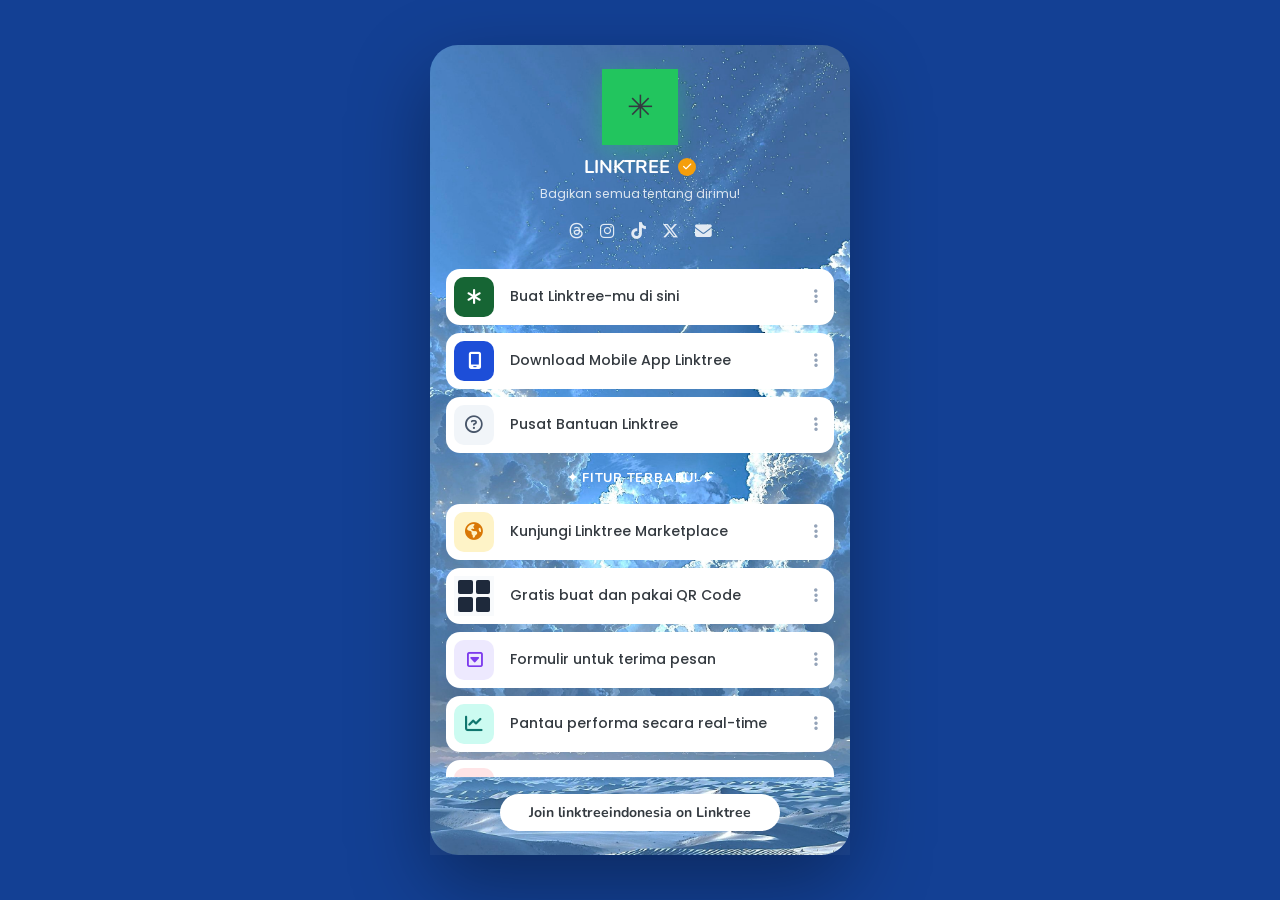
<file: tugaspertemuan5.html>
<!DOCTYPE html>
<html lang="id">

<head>
    <title>Linktreeindonesia | Linktree</title>
    <meta charset="UTF-8" />
    <meta name="viewport" content="width=device-width, initial-scale=1.0" />

    <link rel="stylesheet" href="https://cdn.jsdelivr.net/npm/bootstrap@4.6.2/dist/css/bootstrap.min.css">
    <script src="https://cdn.jsdelivr.net/npm/jquery@3.7.1/dist/jquery.slim.min.js"></script>
    <script src="https://cdn.jsdelivr.net/npm/popper.js@1.16.1/dist/umd/popper.min.js"></script>
    <script src="https://cdn.jsdelivr.net/npm/bootstrap@4.6.2/dist/js/bootstrap.bundle.min.js"></script>
    <link rel="stylesheet" href="https://cdnjs.cloudflare.com/ajax/libs/font-awesome/6.5.0/css/all.min.css">
    <link href="https://fonts.googleapis.com/css2?family=Nunito:wght@800;900&family=Poppins:wght@400;500&display=swap"
        rel="stylesheet">

    <style>
        body {
            background-color: #134094;
            font-family: 'Poppins', sans-serif;
            overflow: hidden;
        }

        .kotak {
            background-image: url('bg-card-linktree.jpg');
            background-size: cover;
            background-position: center;
            border-radius: 28px;
            height: 90vh;
            width: 100%;
            max-width: 420px;
            box-shadow: 0 30px 80px rgba(0, 0, 0, 0.35);
        }

        .card-scroll {
            scrollbar-width: thin;
            scrollbar-color: rgba(31, 0, 104, 0.25) transparent;
        }

        .card-scroll::-webkit-scrollbar {
            width: 4px;
        }

        .card-scroll::-webkit-scrollbar-thumb {
            background: rgba(31, 0, 104, 0.25);
            border-radius: 99px;
        }

        .avatar {
            width: 76px;
            height: 76px;
            background: #22c55e;
            box-shadow: 0 6px 24px rgba(34, 197, 94, 0.45);
            animation: pop 0.5s cubic-bezier(.36, .07, .19, .97);
        }

        .profile-name {
            font-family: 'Nunito', sans-serif;
            font-size: 1.15rem;
        }

        .badge-icon {
            width: 18px;
            height: 18px;
            background: #f59e0b;
            font-size: 0.6rem;
        }

        .profile-bio {
            font-size: 0.78rem;
            color: rgba(255, 255, 255, 0.8);
        }

        .social-icons a {
            color: rgba(255, 255, 255, 0.85);
            font-size: 1.05rem;
            transition: color 0.2s, transform 0.2s;
        }

        .social-icons a:hover {
            color: #fff;
            transform: translateY(-2px);
        }

        .section-label {
            font-family: 'Nunito', sans-serif;
            font-size: 0.8rem;
            letter-spacing: 0.06em;
        }

        .link-item {
            border-radius: 14px;
            transition: transform 0.18s, box-shadow 0.18s;
            animation: slideUp 0.35s ease both;
        }

        .link-item:hover {
            transform: translateY(-2px);
            box-shadow: 0 8px 24px rgba(0, 0, 0, 0.18);
        }

        .link-item:active {
            transform: scale(0.98);
        }

        .link-icon {
            width: 40px;
            height: 40px;
            border-radius: 10px;
            font-size: 1.1rem;
        }

        /* Warna kustom untuk icon */
        .ic-green {
            background: #166534;
            color: #fff;
        }

        .ic-blue {
            background: #1d4ed8;
            color: #fff;
        }

        .ic-gray {
            background: #f1f5f9;
            color: #475569;
        }

        .ic-amber {
            background: #fef3c7;
            color: #d97706;
        }

        .ic-purple {
            background: #ede9fe;
            color: #7c3aed;
        }

        .ic-rose {
            background: #ffe4e6;
            color: #e11d48;
        }

        .ic-teal {
            background: #ccfbf1;
            color: #0f766e;
        }

        .link-text {
            font-size: 0.88rem;
            font-weight: 500;
        }

        .link-more {
            color: #94a3b8;
            font-size: 1rem;
        }

        .qr-thumb {
            width: 40px;
            height: 40px;
            background: #f8fafc;
            display: grid;
            grid-template-columns: 1fr 1fr;
            gap: 3px;
        }

        .qr-thumb span {
            background: #1e293b;
            border-radius: 2px;
        }

        .bottom-bar {
            background: rgba(255, 255, 255, 0.04);
            border-top: 1px solid rgba(255, 255, 255, 0.1);
        }

        .join-btn {
            border-radius: 999px;
            font-family: 'Nunito', sans-serif;
            font-size: 0.88rem;
            transition: background 0.2s, transform 0.15s;
        }

        .join-btn:hover {
            background: #f1f5f9;
            transform: scale(1.02);
        }

        .footer-links {
            font-size: 0.65rem;
            color: rgba(255, 255, 255, 0.5);
        }

        .footer-links a {
            color: rgba(255, 255, 255, 0.55);
            transition: color 0.2s;
        }

        .footer-links a:hover {
            color: #fff;
            text-decoration: none;
        }

        /* Animasi */
        @keyframes pop {
            0% {
                transform: scale(0);
            }

            100% {
                transform: scale(1);
            }
        }

        @keyframes slideUp {
            from {
                opacity: 0;
                transform: translateY(16px);
            }

            to {
                opacity: 1;
                transform: translateY(0);
            }
        }
    </style>
</head>

<body class="vh-100 d-flex justify-content-center align-items-center">
    <div class="kotak d-flex flex-column m-3">

        <div class="card-scroll flex-grow-1 overflow-auto px-3 pb-4">
            
            <!--Profil dan Identitas-->
            <div class="text-center mt-4 mb-4">
                <div class="avatar mx-auto mb-2 d-flex align-items-center justify-content-center text-dark h2 m-0">✳
                </div>
                <div class="profile-name font-weight-bold text-white d-flex align-items-center justify-content-center">
                    LINKTREE
                    <span
                        class="badge-icon rounded-circle d-flex align-items-center justify-content-center text-white ml-2">
                        <i class="fas fa-check"></i>
                    </span>
                </div>
                <div class="profile-bio mt-1">Bagikan semua tentang dirimu!</div>
                <div class="social-icons d-flex justify-content-center mt-3">
                    <a href="#" class="mx-2"><i class="fab fa-threads"></i></a>
                    <a href="#" class="mx-2"><i class="fab fa-instagram"></i></a>
                    <a href="#" class="mx-2"><i class="fab fa-tiktok"></i></a>
                    <a href="#" class="mx-2"><i class="fab fa-x-twitter"></i></a>
                    <a href="#" class="mx-2"><i class="fas fa-envelope"></i></a>
                </div>
            </div>

            <a href="#" class="link-item bg-white d-flex align-items-center p-2 mb-2 text-dark text-decoration-none">
                <div class="link-icon ic-green d-flex align-items-center justify-content-center flex-shrink-0"><i
                        class="fas fa-asterisk"></i></div>
                <span class="link-text flex-grow-1 px-3">Buat Linktree-mu di sini</span>
                <span class="link-more pr-2"><i class="fas fa-ellipsis-vertical"></i></span>
            </a>

            <a href="#" class="link-item bg-white d-flex align-items-center p-2 mb-2 text-dark text-decoration-none">
                <div class="link-icon ic-blue d-flex align-items-center justify-content-center flex-shrink-0"><i
                        class="fas fa-mobile-screen"></i></div>
                <span class="link-text flex-grow-1 px-3">Download Mobile App Linktree</span>
                <span class="link-more pr-2"><i class="fas fa-ellipsis-vertical"></i></span>
            </a>

            <a href="#" class="link-item bg-white d-flex align-items-center p-2 mb-2 text-dark text-decoration-none">
                <div class="link-icon ic-gray d-flex align-items-center justify-content-center flex-shrink-0"><i
                        class="far fa-circle-question"></i></div>
                <span class="link-text flex-grow-1 px-3">Pusat Bantuan Linktree</span>
                <span class="link-more pr-2"><i class="fas fa-ellipsis-vertical"></i></span>
            </a>

            <div class="section-label text-white text-center text-uppercase font-weight-bold my-3">✦ Fitur Terbaru! ✦
            </div>

            <a href="#" class="link-item bg-white d-flex align-items-center p-2 mb-2 text-dark text-decoration-none">
                <div class="link-icon ic-amber d-flex align-items-center justify-content-center flex-shrink-0"><i
                        class="fas fa-earth-americas"></i></div>
                <span class="link-text flex-grow-1 px-3">Kunjungi Linktree Marketplace</span>
                <span class="link-more pr-2"><i class="fas fa-ellipsis-vertical"></i></span>
            </a>

            <a href="#" class="link-item bg-white d-flex align-items-center p-2 mb-2 text-dark text-decoration-none">
                <div class="qr-thumb p-1 flex-shrink-0">
                    <span></span><span></span><span></span><span></span>
                </div>
                <span class="link-text flex-grow-1 px-3">Gratis buat dan pakai QR Code</span>
                <span class="link-more pr-2"><i class="fas fa-ellipsis-vertical"></i></span>
            </a>

            <a href="#" class="link-item bg-white d-flex align-items-center p-2 mb-2 text-dark text-decoration-none">
                <div class="link-icon ic-purple d-flex align-items-center justify-content-center flex-shrink-0"><i
                        class="far fa-square-caret-down"></i></div>
                <span class="link-text flex-grow-1 px-3">Formulir untuk terima pesan</span>
                <span class="link-more pr-2"><i class="fas fa-ellipsis-vertical"></i></span>
            </a>

            <a href="#" class="link-item bg-white d-flex align-items-center p-2 mb-2 text-dark text-decoration-none">
                <div class="link-icon ic-teal d-flex align-items-center justify-content-center flex-shrink-0"><i
                        class="fas fa-chart-line"></i></div>
                <span class="link-text flex-grow-1 px-3">Pantau performa secara real-time</span>
                <span class="link-more pr-2"><i class="fas fa-ellipsis-vertical"></i></span>
            </a>

            <a href="#" class="link-item bg-white d-flex align-items-center p-2 mb-2 text-dark text-decoration-none">
                <div class="link-icon ic-rose d-flex align-items-center justify-content-center flex-shrink-0"><i
                        class="fas fa-palette"></i></div>
                <span class="link-text flex-grow-1 px-3">Kustomisasi tampilan profil-mu</span>
                <span class="link-more pr-2"><i class="fas fa-ellipsis-vertical"></i></span>
            </a>

            <a href="#" class="link-item bg-white d-flex align-items-center p-2 mb-2 text-dark text-decoration-none">
                <div class="link-icon ic-blue d-flex align-items-center justify-content-center flex-shrink-0"><i
                        class="fas fa-link"></i></div>
                <span class="link-text flex-grow-1 px-3">Tambahkan link tanpa batas</span>
                <span class="link-more pr-2"><i class="fas fa-ellipsis-vertical"></i></span>
            </a>

        </div>

        <div class="bottom-bar px-3 py-3 d-flex flex-column align-items-center text-center">
            <button class="join-btn btn bg-white text-dark font-weight-bold w-100 py-2 border-0 mb-2"
                style="max-width: 280px;">Join linktreeindonesia on Linktree</button>
        </div>

    </div>

</body>

</html>
</file>
<file: assets/css/main.css>
/**
* Template Name: Arsha
* Template URL: https://bootstrapmade.com/arsha-free-bootstrap-html-template-corporate/
* Updated: Feb 22 2025 with Bootstrap v5.3.3
* Author: BootstrapMade.com
* License: https://bootstrapmade.com/license/
*/

/*--------------------------------------------------------------
# Font & Color Variables
# Help: https://bootstrapmade.com/color-system/
--------------------------------------------------------------*/
/* Fonts */
:root {
  --default-font: "Open Sans",  system-ui, -apple-system, "Segoe UI", Roboto, "Helvetica Neue", Arial, "Noto Sans", "Liberation Sans", sans-serif, "Apple Color Emoji", "Segoe UI Emoji", "Segoe UI Symbol", "Noto Color Emoji";
  --heading-font: "Jost",  sans-serif;
  --nav-font: "Poppins",  sans-serif;
}

/* Global Colors - The following color variables are used throughout the website. Updating them here will change the color scheme of the entire website */
:root { 
  --background-color: #ffffff; /* Background color for the entire website, including individual sections */
  --default-color: #444444; /* Default color used for the majority of the text content across the entire website */
  --heading-color: #37517e; /* Color for headings, subheadings and title throughout the website */
  --accent-color: #47b2e4; /* Accent color that represents your brand on the website. It's used for buttons, links, and other elements that need to stand out */
  --surface-color: #ffffff; /* The surface color is used as a background of boxed elements within sections, such as cards, icon boxes, or other elements that require a visual separation from the global background. */
  --contrast-color: #ffffff; /* Contrast color for text, ensuring readability against backgrounds of accent, heading, or default colors. */
}

/* Nav Menu Colors - The following color variables are used specifically for the navigation menu. They are separate from the global colors to allow for more customization options */
:root {
  --nav-color: #ffffff;  /* The default color of the main navmenu links */
  --nav-hover-color: #47b2e4; /* Applied to main navmenu links when they are hovered over or active */
  --nav-mobile-background-color: #ffffff; /* Used as the background color for mobile navigation menu */
  --nav-dropdown-background-color: #ffffff; /* Used as the background color for dropdown items that appear when hovering over primary navigation items */
  --nav-dropdown-color: #444444; /* Used for navigation links of the dropdown items in the navigation menu. */
  --nav-dropdown-hover-color: #47b2e4; /* Similar to --nav-hover-color, this color is applied to dropdown navigation links when they are hovered over. */
}

/* Color Presets - These classes override global colors when applied to any section or element, providing reuse of the sam color scheme. */

.light-background {
  --background-color: #f5f6f8;
  --surface-color: #ffffff;
}

.dark-background {
  --background-color: #37517e;
  --default-color: #ffffff;
  --heading-color: #ffffff;
  --surface-color: #4668a2;
  --contrast-color: #ffffff;
}

/* Smooth scroll */
:root {
  scroll-behavior: smooth;
}

/*--------------------------------------------------------------
# General Styling & Shared Classes
--------------------------------------------------------------*/
body {
  color: var(--default-color);
  background-color: var(--background-color);
  font-family: var(--default-font);
}

a {
  color: var(--accent-color);
  text-decoration: none;
  transition: 0.3s;
}

a:hover {
  color: color-mix(in srgb, var(--accent-color), transparent 25%);
  text-decoration: none;
}

h1,
h2,
h3,
h4,
h5,
h6 {
  color: var(--heading-color);
  font-family: var(--heading-font);
}

/* PHP Email Form Messages
------------------------------*/
.php-email-form .error-message {
  display: none;
  background: #df1529;
  color: #ffffff;
  text-align: left;
  padding: 15px;
  margin-bottom: 24px;
  font-weight: 600;
}

.php-email-form .sent-message {
  display: none;
  color: #ffffff;
  background: #059652;
  text-align: center;
  padding: 15px;
  margin-bottom: 24px;
  font-weight: 600;
}

.php-email-form .loading {
  display: none;
  background: var(--surface-color);
  text-align: center;
  padding: 15px;
  margin-bottom: 24px;
}

.php-email-form .loading:before {
  content: "";
  display: inline-block;
  border-radius: 50%;
  width: 24px;
  height: 24px;
  margin: 0 10px -6px 0;
  border: 3px solid var(--accent-color);
  border-top-color: var(--surface-color);
  animation: php-email-form-loading 1s linear infinite;
}

@keyframes php-email-form-loading {
  0% {
    transform: rotate(0deg);
  }

  100% {
    transform: rotate(360deg);
  }
}

/*--------------------------------------------------------------
# Global Header
--------------------------------------------------------------*/
.header {
  --background-color: #3d4d6a;
  --heading-color: #ffffff;
  color: var(--default-color);
  background-color: var(--background-color);
  padding: 15px 0;
  transition: all 0.5s;
  z-index: 997;
}

.header .logo {
  line-height: 1;
}

.header .logo img {
  max-height: 36px;
  margin-right: 8px;
}

.header .logo h1 {
  font-size: 30px;
  margin: 0;
  font-weight: 500;
  color: var(--heading-color);
  letter-spacing: 2px;
  text-transform: uppercase;
}

.header .btn-getstarted,
.header .btn-getstarted:focus {
  color: var(--contrast-color);
  background: var(--accent-color);
  font-size: 14px;
  padding: 8px 25px;
  margin: 0 0 0 30px;
  border-radius: 50px;
  transition: 0.3s;
}

.header .btn-getstarted:hover,
.header .btn-getstarted:focus:hover {
  color: var(--contrast-color);
  background: color-mix(in srgb, var(--accent-color), transparent 15%);
}

@media (max-width: 1200px) {
  .header .logo {
    order: 1;
  }

  .header .btn-getstarted {
    order: 2;
    margin: 0 15px 0 0;
    padding: 6px 15px;
  }

  .header .navmenu {
    order: 3;
  }
}

/* Index Page Header
------------------------------*/
.index-page .header {
  --background-color: rgba(255, 255, 255, 0);
  --heading-color: #ffffff;
  --nav-color: #ffffff;
}

/* Index Page Header on Scroll
------------------------------*/
.index-page.scrolled .header {
  --background-color: rgba(40, 58, 90, 0.9);
}

/*--------------------------------------------------------------
# Navigation Menu
--------------------------------------------------------------*/
/* Desktop Navigation */
@media (min-width: 1200px) {
  .navmenu {
    padding: 0;
  }

  .navmenu ul {
    margin: 0;
    padding: 0;
    display: flex;
    list-style: none;
    align-items: center;
  }

  .navmenu li {
    position: relative;
  }

  .navmenu a,
  .navmenu a:focus {
    color: var(--nav-color);
    padding: 18px 15px;
    font-size: 15px;
    font-family: var(--nav-font);
    font-weight: 400;
    display: flex;
    align-items: center;
    justify-content: space-between;
    white-space: nowrap;
    transition: 0.3s;
  }

  .navmenu a i,
  .navmenu a:focus i {
    font-size: 12px;
    line-height: 0;
    margin-left: 5px;
    transition: 0.3s;
  }

  .navmenu li:last-child a {
    padding-right: 0;
  }

  .navmenu li:hover>a,
  .navmenu .active,
  .navmenu .active:focus {
    color: var(--nav-hover-color);
  }

  .navmenu .dropdown ul {
    margin: 0;
    padding: 10px 0;
    background: var(--nav-dropdown-background-color);
    display: block;
    position: absolute;
    visibility: hidden;
    left: 14px;
    top: 130%;
    opacity: 0;
    transition: 0.3s;
    border-radius: 4px;
    z-index: 99;
    box-shadow: 0px 0px 30px rgba(0, 0, 0, 0.1);
  }

  .navmenu .dropdown ul li {
    min-width: 200px;
  }

  .navmenu .dropdown ul a {
    padding: 10px 20px;
    font-size: 15px;
    text-transform: none;
    color: var(--nav-dropdown-color);
  }

  .navmenu .dropdown ul a i {
    font-size: 12px;
  }

  .navmenu .dropdown ul a:hover,
  .navmenu .dropdown ul .active:hover,
  .navmenu .dropdown ul li:hover>a {
    color: var(--nav-dropdown-hover-color);
  }

  .navmenu .dropdown:hover>ul {
    opacity: 1;
    top: 100%;
    visibility: visible;
  }

  .navmenu .dropdown .dropdown ul {
    top: 0;
    left: -90%;
    visibility: hidden;
  }

  .navmenu .dropdown .dropdown:hover>ul {
    opacity: 1;
    top: 0;
    left: -100%;
    visibility: visible;
  }

  .navmenu .megamenu {
    position: static;
  }

  .navmenu .megamenu ul {
    margin: 0;
    padding: 10px;
    background: var(--nav-dropdown-background-color);
    box-shadow: 0px 0px 20px rgba(0, 0, 0, 0.1);
    position: absolute;
    top: 130%;
    left: 0;
    right: 0;
    visibility: hidden;
    opacity: 0;
    display: flex;
    transition: 0.3s;
    border-radius: 4px;
    z-index: 99;
  }

  .navmenu .megamenu ul li {
    flex: 1;
  }

  .navmenu .megamenu ul li a,
  .navmenu .megamenu ul li:hover>a {
    padding: 10px 20px;
    font-size: 15px;
    color: var(--nav-dropdown-color);
  }

  .navmenu .megamenu ul li a:hover,
  .navmenu .megamenu ul li .active,
  .navmenu .megamenu ul li .active:hover {
    color: var(--nav-dropdown-hover-color);
  }

  .navmenu .megamenu:hover>ul {
    opacity: 1;
    top: 100%;
    visibility: visible;
  }

  .navmenu .dd-box-shadow {
    box-shadow: 0px 0px 30px rgba(0, 0, 0, 0.1);
  }
}

/* Mobile Navigation */
@media (max-width: 1199px) {
  .mobile-nav-toggle {
    color: var(--nav-color);
    font-size: 28px;
    line-height: 0;
    margin-right: 10px;
    cursor: pointer;
    transition: color 0.3s;
  }

  .navmenu {
    padding: 0;
    z-index: 9997;
  }

  .navmenu ul {
    display: none;
    list-style: none;
    position: absolute;
    inset: 60px 20px 20px 20px;
    padding: 10px 0;
    margin: 0;
    border-radius: 6px;
    background-color: var(--nav-mobile-background-color);
    overflow-y: auto;
    transition: 0.3s;
    z-index: 9998;
    box-shadow: 0px 0px 30px rgba(0, 0, 0, 0.1);
  }

  .navmenu a,
  .navmenu a:focus {
    color: var(--nav-dropdown-color);
    padding: 10px 20px;
    font-family: var(--nav-font);
    font-size: 17px;
    font-weight: 500;
    display: flex;
    align-items: center;
    justify-content: space-between;
    white-space: nowrap;
    transition: 0.3s;
  }

  .navmenu a i,
  .navmenu a:focus i {
    font-size: 12px;
    line-height: 0;
    margin-left: 5px;
    width: 30px;
    height: 30px;
    display: flex;
    align-items: center;
    justify-content: center;
    border-radius: 50%;
    transition: 0.3s;
    background-color: color-mix(in srgb, var(--accent-color), transparent 90%);
  }

  .navmenu a i:hover,
  .navmenu a:focus i:hover {
    background-color: var(--accent-color);
    color: var(--contrast-color);
  }

  .navmenu a:hover,
  .navmenu .active,
  .navmenu .active:focus {
    color: var(--nav-dropdown-hover-color);
  }

  .navmenu .active i,
  .navmenu .active:focus i {
    background-color: var(--accent-color);
    color: var(--contrast-color);
    transform: rotate(180deg);
  }

  .navmenu .dropdown ul {
    position: static;
    display: none;
    z-index: 99;
    padding: 10px 0;
    margin: 10px 20px;
    background-color: var(--nav-dropdown-background-color);
    border: 1px solid color-mix(in srgb, var(--default-color), transparent 90%);
    box-shadow: none;
    transition: all 0.5s ease-in-out;
  }

  .navmenu .dropdown ul ul {
    background-color: rgba(33, 37, 41, 0.1);
  }

  .navmenu .dropdown>.dropdown-active {
    display: block;
    background-color: rgba(33, 37, 41, 0.03);
  }

  .mobile-nav-active {
    overflow: hidden;
  }

  .mobile-nav-active .mobile-nav-toggle {
    color: #fff;
    position: absolute;
    font-size: 32px;
    top: 15px;
    right: 15px;
    margin-right: 0;
    z-index: 9999;
  }

  .mobile-nav-active .navmenu {
    position: fixed;
    overflow: hidden;
    inset: 0;
    background: rgba(33, 37, 41, 0.8);
    transition: 0.3s;
  }

  .mobile-nav-active .navmenu>ul {
    display: block;
  }
}

/*--------------------------------------------------------------
# Global Footer
--------------------------------------------------------------*/
.footer {
  color: var(--default-color);
  background-color: var(--background-color);
  font-size: 14px;
  padding-bottom: 50px;
  position: relative;
}

.footer .footer-newsletter {
  background-color: color-mix(in srgb, var(--heading-color), transparent 95%);
  padding: 50px 0;
}

.footer .footer-newsletter h4 {
  font-size: 24px;
}

.footer .footer-newsletter .newsletter-form {
  margin-top: 30px;
  margin-bottom: 15px;
  padding: 6px 8px;
  position: relative;
  background-color: color-mix(in srgb, var(--background-color), transparent 50%);
  border: 1px solid color-mix(in srgb, var(--default-color), transparent 90%);
  box-shadow: 0px 2px 25px rgba(0, 0, 0, 0.1);
  display: flex;
  transition: 0.3s;
  border-radius: 50px;
}

.footer .footer-newsletter .newsletter-form:focus-within {
  border-color: var(--accent-color);
}

.footer .footer-newsletter .newsletter-form input[type=email] {
  border: 0;
  padding: 4px;
  width: 100%;
  background-color: color-mix(in srgb, var(--background-color), transparent 50%);
  color: var(--default-color);
}

.footer .footer-newsletter .newsletter-form input[type=email]:focus-visible {
  outline: none;
}

.footer .footer-newsletter .newsletter-form input[type=submit] {
  border: 0;
  font-size: 16px;
  padding: 0 20px;
  margin: -7px -8px -7px 0;
  background: var(--accent-color);
  color: var(--contrast-color);
  transition: 0.3s;
  border-radius: 50px;
}

.footer .footer-newsletter .newsletter-form input[type=submit]:hover {
  background: color-mix(in srgb, var(--accent-color), transparent 20%);
}

.footer .footer-top {
  padding-top: 50px;
}

.footer .social-links a {
  display: flex;
  align-items: center;
  justify-content: center;
  width: 40px;
  height: 40px;
  border-radius: 50%;
  border: 1px solid color-mix(in srgb, var(--default-color), transparent 50%);
  font-size: 16px;
  color: color-mix(in srgb, var(--default-color), transparent 20%);
  margin-right: 10px;
  transition: 0.3s;
}

.footer .social-links a:hover {
  color: var(--accent-color);
  border-color: var(--accent-color);
}

.footer h4 {
  font-size: 16px;
  font-weight: bold;
  position: relative;
  padding-bottom: 12px;
}

.footer .footer-links {
  margin-bottom: 30px;
}

.footer .footer-links ul {
  list-style: none;
  padding: 0;
  margin: 0;
}

.footer .footer-links ul i {
  margin-right: 3px;
  font-size: 12px;
  line-height: 0;
  color: var(--accent-color);
}

.footer .footer-links ul li {
  padding: 10px 0;
  display: flex;
  align-items: center;
}

.footer .footer-links ul li:first-child {
  padding-top: 0;
}

.footer .footer-links ul a {
  display: inline-block;
  color: color-mix(in srgb, var(--default-color), transparent 20%);
  line-height: 1;
}

.footer .footer-links ul a:hover {
  color: var(--accent-color);
}

.footer .footer-about a {
  color: var(--heading-color);
  font-size: 28px;
  font-weight: 600;
  text-transform: uppercase;
  font-family: var(--heading-font);
}

.footer .footer-contact p {
  margin-bottom: 5px;
}

.footer .copyright {
  padding-top: 25px;
  padding-bottom: 25px;
  border-top: 1px solid color-mix(in srgb, var(--default-color), transparent 90%);
}

.footer .copyright p {
  margin-bottom: 0;
}

.footer .credits {
  margin-top: 6px;
  font-size: 13px;
}

/*--------------------------------------------------------------
# Preloader
--------------------------------------------------------------*/
#preloader {
  position: fixed;
  inset: 0;
  z-index: 999999;
  overflow: hidden;
  background: var(--background-color);
  transition: all 0.6s ease-out;
}

#preloader:before {
  content: "";
  position: fixed;
  top: calc(50% - 30px);
  left: calc(50% - 30px);
  border: 6px solid #ffffff;
  border-color: var(--accent-color) transparent var(--accent-color) transparent;
  border-radius: 50%;
  width: 60px;
  height: 60px;
  animation: animate-preloader 1.5s linear infinite;
}

@keyframes animate-preloader {
  0% {
    transform: rotate(0deg);
  }

  100% {
    transform: rotate(360deg);
  }
}

/*--------------------------------------------------------------
# Scroll Top Button
--------------------------------------------------------------*/
.scroll-top {
  position: fixed;
  visibility: hidden;
  opacity: 0;
  right: 15px;
  bottom: -15px;
  z-index: 99999;
  background-color: var(--accent-color);
  width: 44px;
  height: 44px;
  border-radius: 50px;
  transition: all 0.4s;
}

.scroll-top i {
  font-size: 24px;
  color: var(--contrast-color);
  line-height: 0;
}

.scroll-top:hover {
  background-color: color-mix(in srgb, var(--accent-color), transparent 20%);
  color: var(--contrast-color);
}

.scroll-top.active {
  visibility: visible;
  opacity: 1;
  bottom: 15px;
}

/*--------------------------------------------------------------
# Disable aos animation delay on mobile devices
--------------------------------------------------------------*/
@media screen and (max-width: 768px) {
  [data-aos-delay] {
    transition-delay: 0 !important;
  }
}

/*--------------------------------------------------------------
# Global Page Titles & Breadcrumbs
--------------------------------------------------------------*/
.page-title {
  --background-color: color-mix(in srgb, var(--default-color), transparent 96%);
  color: var(--default-color);
  background-color: var(--background-color);
  padding: 20px 0;
  position: relative;
}

.page-title h1 {
  font-size: 28px;
  font-weight: 700;
  margin: 0;
}

.page-title .breadcrumbs ol {
  display: flex;
  flex-wrap: wrap;
  list-style: none;
  padding: 0 0 10px 0;
  margin: 0;
  font-size: 14px;
}

.page-title .breadcrumbs ol li+li {
  padding-left: 10px;
}

.page-title .breadcrumbs ol li+li::before {
  content: "/";
  display: inline-block;
  padding-right: 10px;
  color: color-mix(in srgb, var(--default-color), transparent 70%);
}

/*--------------------------------------------------------------
# Global Sections
--------------------------------------------------------------*/
section,
.section {
  color: var(--default-color);
  background-color: var(--background-color);
  padding: 60px 0;
  scroll-margin-top: 88px;
  overflow: clip;
}

@media (max-width: 1199px) {

  section,
  .section {
    scroll-margin-top: 66px;
  }
}

/*--------------------------------------------------------------
# Global Section Titles
--------------------------------------------------------------*/
.section-title {
  text-align: center;
  padding-bottom: 60px;
  position: relative;
}

.section-title h2 {
  font-size: 32px;
  font-weight: 700;
  margin-bottom: 20px;
  padding-bottom: 20px;
  text-transform: uppercase;
  position: relative;
}

.section-title h2:before {
  content: "";
  position: absolute;
  display: block;
  width: 160px;
  height: 1px;
  background: color-mix(in srgb, var(--default-color), transparent 60%);
  left: 0;
  right: 0;
  bottom: 1px;
  margin: auto;
}

.section-title h2::after {
  content: "";
  position: absolute;
  display: block;
  width: 60px;
  height: 3px;
  background: var(--accent-color);
  left: 0;
  right: 0;
  bottom: 0;
  margin: auto;
}

.section-title p {
  margin-bottom: 0;
}

/*--------------------------------------------------------------
# Hero Section
--------------------------------------------------------------*/
.hero {
  width: 100%;
  min-height: 80vh;
  position: relative;
  padding: 120px 0 60px 0;
  display: flex;
  align-items: center;
}

.hero h1 {
  margin: 0;
  font-size: 48px;
  font-weight: 700;
  line-height: 56px;
}

.hero p {
  color: color-mix(in srgb, var(--default-color), transparent 30%);
  margin: 5px 0 30px 0;
  font-size: 22px;
  line-height: 1.3;
  font-weight: 600;
}

.hero .btn-get-started {
  color: var(--contrast-color);
  background: var(--accent-color);
  font-family: var(--heading-font);
  font-weight: 500;
  font-size: 15px;
  letter-spacing: 1px;
  display: inline-block;
  padding: 10px 28px 12px 28px;
  border-radius: 50px;
  transition: 0.5s;
}

.hero .btn-get-started:hover {
  color: var(--contrast-color);
  background: color-mix(in srgb, var(--accent-color), transparent 15%);
}

.hero .btn-watch-video {
  font-size: 16px;
  transition: 0.5s;
  margin-left: 25px;
  color: var(--default-color);
  font-weight: 600;
}

.hero .btn-watch-video i {
  color: var(--contrast-color);
  font-size: 32px;
  transition: 0.3s;
  line-height: 0;
  margin-right: 8px;
}

.hero .btn-watch-video:hover {
  color: var(--accent-color);
}

.hero .btn-watch-video:hover i {
  color: color-mix(in srgb, var(--accent-color), transparent 15%);
}

.hero .animated {
  animation: up-down 2s ease-in-out infinite alternate-reverse both;
}

@media (max-width: 640px) {
  .hero h1 {
    font-size: 28px;
    line-height: 36px;
  }

  .hero p {
    font-size: 18px;
    line-height: 24px;
    margin-bottom: 30px;
  }

  .hero .btn-get-started,
  .hero .btn-watch-video {
    font-size: 13px;
  }
}

@keyframes up-down {
  0% {
    transform: translateY(10px);
  }

  100% {
    transform: translateY(-10px);
  }
}

/*--------------------------------------------------------------
# Clients Section
--------------------------------------------------------------*/
.clients {
  padding: 12px 0;
}

.clients .swiper {
  padding: 10px 0;
}

.clients .swiper-wrapper {
  height: auto;
}

.clients .swiper-slide img {
  transition: 0.3s;
  padding: 0 10px;
}

.clients .swiper-slide img:hover {
  transform: scale(1.1);
}

/*--------------------------------------------------------------
# About Section
--------------------------------------------------------------*/
.about ul {
  list-style: none;
  padding: 0;
}

.about ul li {
  padding-bottom: 5px;
  display: flex;
  align-items: center;
}

.about ul i {
  font-size: 20px;
  padding-right: 4px;
  color: var(--accent-color);
}

.about .read-more {
  color: var(--accent-color);
  font-family: var(--heading-font);
  font-weight: 500;
  font-size: 16px;
  letter-spacing: 1px;
  padding: 8px 28px;
  border-radius: 5px;
  transition: 0.3s;
  display: inline-flex;
  align-items: center;
  justify-content: center;
  border: 2px solid var(--accent-color);
}

.about .read-more i {
  font-size: 18px;
  margin-left: 5px;
  line-height: 0;
  transition: 0.3s;
}

.about .read-more:hover {
  background: var(--accent-color);
  color: var(--contrast-color);
}

.about .read-more:hover i {
  transform: translate(5px, 0);
}

/*--------------------------------------------------------------
# Why Us Section
--------------------------------------------------------------*/
.why-us {
  padding: 30px 0;
}

.why-us .content h3 {
  font-weight: 400;
  font-size: 34px;
}

.why-us .content p {
  color: color-mix(in srgb, var(--default-color), transparent 30%);
}

.why-us .faq-container .faq-item {
  background-color: var(--surface-color);
  position: relative;
  padding: 20px;
  margin-bottom: 20px;
  box-shadow: 0px 5px 25px 0px rgba(0, 0, 0, 0.1);
  overflow: hidden;
}

.why-us .faq-container .faq-item:last-child {
  margin-bottom: 0;
}

.why-us .faq-container .faq-item h3 {
  font-weight: 500;
  font-size: 17px;
  line-height: 24px;
  margin: 0 30px 0 0;
  transition: 0.3s;
  cursor: pointer;
}

.why-us .faq-container .faq-item h3 span {
  color: var(--accent-color);
  padding-right: 5px;
  font-weight: 600;
}

.why-us .faq-container .faq-item h3:hover {
  color: var(--accent-color);
}

.why-us .faq-container .faq-item .faq-content {
  display: grid;
  grid-template-rows: 0fr;
  transition: 0.3s ease-in-out;
  visibility: hidden;
  opacity: 0;
}

.why-us .faq-container .faq-item .faq-content p {
  margin-bottom: 0;
  overflow: hidden;
}

.why-us .faq-container .faq-item .faq-icon {
  position: absolute;
  top: 22px;
  left: 20px;
  font-size: 22px;
  line-height: 0;
  transition: 0.3s;
  color: var(--accent-color);
}

.why-us .faq-container .faq-item .faq-toggle {
  position: absolute;
  top: 20px;
  right: 20px;
  font-size: 16px;
  line-height: 0;
  transition: 0.3s;
  cursor: pointer;
}

.why-us .faq-container .faq-item .faq-toggle:hover {
  color: var(--accent-color);
}

.why-us .faq-container .faq-active h3 {
  color: var(--accent-color);
}

.why-us .faq-container .faq-active .faq-content {
  grid-template-rows: 1fr;
  visibility: visible;
  opacity: 1;
  padding-top: 10px;
}

.why-us .faq-container .faq-active .faq-toggle {
  transform: rotate(90deg);
  color: var(--accent-color);
}

.why-us .why-us-img {
  display: flex;
  align-items: center;
  justify-content: center;
}

.why-us .why-us-img img {
  max-height: 70%;
}

/*--------------------------------------------------------------
# Skills Section
--------------------------------------------------------------*/
.skills .content h3 {
  font-size: 2rem;
  font-weight: 700;
}

.skills .content p {
  color: color-mix(in srgb, var(--default-color), transparent 30%);
}

.skills .content p:last-child {
  margin-bottom: 0;
}

.skills .content ul {
  list-style: none;
  padding: 0;
}

.skills .content ul li {
  padding-bottom: 10px;
}

.skills .progress {
  height: 60px;
  display: block;
  background: none;
  border-radius: 0;
}

.skills .progress .skill {
  color: var(--default-color);
  padding: 0;
  margin: 0 0 6px 0;
  text-transform: uppercase;
  display: block;
  font-weight: 600;
  font-family: var(--heading-font);
}

.skills .progress .skill .val {
  float: right;
  font-style: normal;
}

.skills .progress-bar-wrap {
  background: color-mix(in srgb, var(--heading-color), transparent 90%);
  height: 10px;
}

.skills .progress-bar {
  width: 1px;
  height: 10px;
  transition: 0.9s;
  background-color: var(--heading-color);
}

/*--------------------------------------------------------------
# Services Section
--------------------------------------------------------------*/
.services .service-item {
  background-color: var(--surface-color);
  box-shadow: 0px 5px 90px 0px rgba(0, 0, 0, 0.1);
  padding: 50px 30px;
  transition: all ease-in-out 0.4s;
  height: 100%;
}

.services .service-item .icon {
  margin-bottom: 10px;
}

.services .service-item .icon i {
  color: var(--accent-color);
  font-size: 36px;
  transition: 0.3s;
}

.services .service-item h4 {
  font-weight: 700;
  margin-bottom: 15px;
  font-size: 20px;
}

.services .service-item h4 a {
  color: var(--heading-color);
  transition: ease-in-out 0.3s;
}

.services .service-item p {
  line-height: 24px;
  font-size: 14px;
  margin-bottom: 0;
}

.services .service-item:hover {
  transform: translateY(-10px);
}

.services .service-item:hover h4 a {
  color: var(--accent-color);
}

/*--------------------------------------------------------------
# Work Process Section
--------------------------------------------------------------*/
.work-process .steps-item {
  background: var(--surface-color);
  border-radius: 20px;
  height: 100%;
  transition: all 0.3s ease-in-out;
  box-shadow: 0 5px 20px color-mix(in srgb, var(--default-color), transparent 92%);
}

.work-process .steps-item .steps-image {
  border-radius: 20px 20px 0 0;
  overflow: hidden;
}

.work-process .steps-item:hover {
  transform: translateY(-10px);
  box-shadow: 0 15px 30px color-mix(in srgb, var(--accent-color), transparent 85%);
}

.work-process .steps-item:hover .steps-number {
  background: var(--accent-color);
  color: var(--contrast-color);
}

.work-process .steps-item:hover .steps-image img {
  transform: scale(1.1);
}

.work-process .steps-image {
  position: relative;
  height: 280px;
}

.work-process .steps-image img {
  width: 100%;
  height: 100%;
  object-fit: cover;
  transition: transform 0.6s ease;
}

.work-process .steps-content {
  position: relative;
  padding: 40px 30px 30px;
}

.work-process .steps-content .steps-number {
  position: absolute;
  left: 30px;
  top: -30px;
  width: 60px;
  height: 60px;
  background: var(--accent-color);
  color: var(--contrast-color);
  border-radius: 50%;
  font-family: var(--heading-font);
  font-size: 24px;
  font-weight: 700;
  display: flex;
  align-items: center;
  justify-content: center;
  transition: all 0.3s ease-in-out;
}

.work-process .steps-content h3 {
  font-size: 24px;
  font-weight: 700;
  margin-bottom: 15px;
}

.work-process .steps-content p {
  font-size: 15px;
  color: color-mix(in srgb, var(--default-color), transparent 20%);
  margin-bottom: 25px;
}

.work-process .steps-features .feature-item {
  display: flex;
  align-items: center;
  margin-bottom: 12px;
}

.work-process .steps-features .feature-item:last-child {
  margin-bottom: 0;
}

.work-process .steps-features .feature-item i {
  color: var(--accent-color);
  font-size: 18px;
  margin-right: 10px;
}

.work-process .steps-features .feature-item span {
  font-size: 14px;
  color: color-mix(in srgb, var(--default-color), transparent 15%);
}

@media (max-width: 1199px) {
  .work-process .steps-image {
    height: 240px;
  }

  .work-process .steps-content {
    padding: 35px 25px 25px;
  }

  .work-process .steps-content h3 {
    font-size: 22px;
  }
}

@media (max-width: 991px) {
  .work-process .steps-item {
    margin-bottom: 30px;
  }

  .work-process .steps-image {
    height: 220px;
  }

  .work-process .steps-content {
    padding: 30px 20px 20px;
  }

  .work-process .steps-content .steps-number {
    width: 50px;
    height: 50px;
    font-size: 20px;
    left: 25px;
    top: -25px;
  }

  .work-process .steps-content h3 {
    font-size: 20px;
    margin-bottom: 12px;
  }

  .work-process .steps-content p {
    font-size: 14px;
    margin-bottom: 20px;
  }
}

/*--------------------------------------------------------------
# Call To Action Section
--------------------------------------------------------------*/
.call-to-action {
  padding: 120px 0;
  position: relative;
  clip-path: inset(0);
}

.call-to-action img {
  position: fixed;
  top: 0;
  left: 0;
  display: block;
  width: 100%;
  height: 100%;
  object-fit: cover;
  z-index: 1;
}

.call-to-action:before {
  content: "";
  background: color-mix(in srgb, var(--background-color), transparent 35%);
  position: absolute;
  inset: 0;
  z-index: 2;
}

.call-to-action .container {
  position: relative;
  z-index: 3;
}

.call-to-action h3 {
  color: var(--default-color);
  font-size: 28px;
  font-weight: 700;
}

.call-to-action p {
  color: var(--default-color);
}

.call-to-action .cta-btn {
  font-family: var(--heading-font);
  font-weight: 500;
  font-size: 16px;
  letter-spacing: 1px;
  display: inline-block;
  padding: 12px 40px;
  border-radius: 50px;
  transition: 0.5s;
  margin: 10px;
  border: 2px solid var(--contrast-color);
  color: var(--contrast-color);
}

.call-to-action .cta-btn:hover {
  background: var(--accent-color);
  border: 2px solid var(--accent-color);
}

/*--------------------------------------------------------------
# Portfolio Section
--------------------------------------------------------------*/
.portfolio .portfolio-filters {
  padding: 0;
  margin: 0 auto 20px auto;
  list-style: none;
  text-align: center;
}

.portfolio .portfolio-filters li {
  cursor: pointer;
  display: inline-block;
  padding: 8px 20px 10px 20px;
  margin: 0;
  font-size: 15px;
  font-weight: 500;
  line-height: 1;
  margin-bottom: 5px;
  border-radius: 50px;
  transition: all 0.3s ease-in-out;
  font-family: var(--heading-font);
}

.portfolio .portfolio-filters li:hover,
.portfolio .portfolio-filters li.filter-active {
  color: var(--contrast-color);
  background-color: var(--accent-color);
}

.portfolio .portfolio-filters li:first-child {
  margin-left: 0;
}

.portfolio .portfolio-filters li:last-child {
  margin-right: 0;
}

@media (max-width: 575px) {
  .portfolio .portfolio-filters li {
    font-size: 14px;
    margin: 0 0 10px 0;
  }
}

.portfolio .portfolio-item {
  position: relative;
  overflow: hidden;
}

.portfolio .portfolio-item .portfolio-info {
  opacity: 0;
  position: absolute;
  left: 12px;
  right: 12px;
  bottom: -100%;
  z-index: 3;
  transition: all ease-in-out 0.5s;
  background: color-mix(in srgb, var(--background-color), transparent 10%);
  padding: 15px;
}

.portfolio .portfolio-item .portfolio-info h4 {
  font-size: 18px;
  font-weight: 600;
  padding-right: 50px;
}

.portfolio .portfolio-item .portfolio-info p {
  color: color-mix(in srgb, var(--default-color), transparent 30%);
  font-size: 14px;
  margin-bottom: 0;
  padding-right: 50px;
}

.portfolio .portfolio-item .portfolio-info .preview-link,
.portfolio .portfolio-item .portfolio-info .details-link {
  position: absolute;
  right: 50px;
  font-size: 24px;
  top: calc(50% - 14px);
  color: color-mix(in srgb, var(--default-color), transparent 30%);
  transition: 0.3s;
  line-height: 0;
}

.portfolio .portfolio-item .portfolio-info .preview-link:hover,
.portfolio .portfolio-item .portfolio-info .details-link:hover {
  color: var(--accent-color);
}

.portfolio .portfolio-item .portfolio-info .details-link {
  right: 14px;
  font-size: 28px;
}

.portfolio .portfolio-item:hover .portfolio-info {
  opacity: 1;
  bottom: 0;
}

/*--------------------------------------------------------------
# Team Section
--------------------------------------------------------------*/
.team .team-member {
  background-color: var(--surface-color);
  box-shadow: 0px 2px 15px rgba(0, 0, 0, 0.1);
  position: relative;
  border-radius: 5px;
  transition: 0.5s;
  padding: 30px;
  height: 100%;
}

@media (max-width: 468px) {
  .team .team-member {
    flex-direction: column;
    justify-content: center !important;
    align-items: center !important;
  }
}

.team .team-member .pic {
  overflow: hidden;
  width: 150px;
  border-radius: 50%;
  flex-shrink: 0;
}

.team .team-member .pic img {
  transition: ease-in-out 0.3s;
}

.team .team-member:hover {
  transform: translateY(-10px);
}

.team .team-member .member-info {
  padding-left: 30px;
}

@media (max-width: 468px) {
  .team .team-member .member-info {
    padding: 30px 0 0 0;
    text-align: center;
  }
}

.team .team-member h4 {
  font-weight: 700;
  margin-bottom: 5px;
  font-size: 20px;
}

.team .team-member span {
  display: block;
  font-size: 15px;
  padding-bottom: 10px;
  position: relative;
  font-weight: 500;
}

.team .team-member span::after {
  content: "";
  position: absolute;
  display: block;
  width: 50px;
  height: 1px;
  background: color-mix(in srgb, var(--default-color), transparent 85%);
  bottom: 0;
  left: 0;
}

@media (max-width: 468px) {
  .team .team-member span::after {
    left: calc(50% - 25px);
  }
}

.team .team-member p {
  margin: 10px 0 0 0;
  font-size: 14px;
}

.team .team-member .social {
  margin-top: 12px;
  display: flex;
  align-items: center;
  justify-content: start;
  width: 100%;
}

@media (max-width: 468px) {
  .team .team-member .social {
    justify-content: center;
  }
}

.team .team-member .social a {
  background: color-mix(in srgb, var(--default-color), transparent 94%);
  transition: ease-in-out 0.3s;
  display: flex;
  align-items: center;
  justify-content: center;
  border-radius: 50px;
  width: 36px;
  height: 36px;
}

.team .team-member .social a i {
  color: color-mix(in srgb, var(--default-color), transparent 20%);
  font-size: 16px;
  margin: 0 2px;
}

.team .team-member .social a:hover {
  background: var(--accent-color);
}

.team .team-member .social a:hover i {
  color: var(--contrast-color);
}

.team .team-member .social a+a {
  margin-left: 8px;
}

/*--------------------------------------------------------------
# Pricing Section
--------------------------------------------------------------*/
.pricing .pricing-item {
  background-color: var(--surface-color);
  box-shadow: 0 3px 20px -2px rgba(0, 0, 0, 0.1);
  border-top: 4px solid var(--background-color);
  padding: 60px 40px;
  height: 100%;
  border-radius: 5px;
}

.pricing h3 {
  font-weight: 600;
  margin-bottom: 15px;
  font-size: 20px;
}

.pricing h4 {
  color: var(--accent-color);
  font-size: 48px;
  font-weight: 400;
  font-family: var(--heading-font);
  margin-bottom: 0;
}

.pricing h4 sup {
  font-size: 28px;
}

.pricing h4 span {
  color: color-mix(in srgb, var(--default-color), transparent 50%);
  font-size: 18px;
}

.pricing ul {
  padding: 20px 0;
  list-style: none;
  color: color-mix(in srgb, var(--default-color), transparent 30%);
  text-align: left;
  line-height: 20px;
}

.pricing ul li {
  padding: 10px 0;
  display: flex;
  align-items: center;
}

.pricing ul i {
  color: #059652;
  font-size: 24px;
  padding-right: 3px;
}

.pricing ul .na {
  color: color-mix(in srgb, var(--default-color), transparent 60%);
}

.pricing ul .na i {
  color: color-mix(in srgb, var(--default-color), transparent 60%);
}

.pricing ul .na span {
  text-decoration: line-through;
}

.pricing .buy-btn {
  color: var(--accent-color);
  display: inline-block;
  padding: 8px 35px 10px 35px;
  border-radius: 50px;
  transition: none;
  font-size: 16px;
  font-weight: 500;
  font-family: var(--heading-font);
  transition: 0.3s;
  border: 1px solid var(--accent-color);
}

.pricing .buy-btn:hover {
  background: var(--accent-color);
  color: var(--contrast-color);
}

.pricing .featured {
  border-top-color: var(--accent-color);
}

.pricing .featured .buy-btn {
  background: var(--accent-color);
  color: var(--contrast-color);
}

@media (max-width: 992px) {
  .pricing .box {
    max-width: 60%;
    margin: 0 auto 30px auto;
  }
}

@media (max-width: 767px) {
  .pricing .box {
    max-width: 80%;
    margin: 0 auto 30px auto;
  }
}

@media (max-width: 420px) {
  .pricing .box {
    max-width: 100%;
    margin: 0 auto 30px auto;
  }
}

/*--------------------------------------------------------------
# Testimonials Section
--------------------------------------------------------------*/
.testimonials .section-header {
  margin-bottom: 40px;
}

.testimonials .testimonials-carousel,
.testimonials .testimonials-slider {
  overflow: hidden;
}

.testimonials .testimonial-item {
  text-align: center;
}

.testimonials .testimonial-item .testimonial-img {
  width: 120px;
  border-radius: 50%;
  border: 4px solid var(--background-color);
  margin: 0 auto;
}

.testimonials .testimonial-item h3 {
  font-size: 20px;
  font-weight: bold;
  margin: 10px 0 5px 0;
}

.testimonials .testimonial-item h4 {
  font-size: 14px;
  color: color-mix(in srgb, var(--default-color), transparent 40%);
  margin: 0 0 15px 0;
}

.testimonials .testimonial-item .stars {
  margin-bottom: 15px;
}

.testimonials .testimonial-item .stars i {
  color: #ffc107;
  margin: 0 1px;
}

.testimonials .testimonial-item .quote-icon-left,
.testimonials .testimonial-item .quote-icon-right {
  color: color-mix(in srgb, var(--accent-color), transparent 50%);
  font-size: 26px;
  line-height: 0;
}

.testimonials .testimonial-item .quote-icon-left {
  display: inline-block;
  left: -5px;
  position: relative;
}

.testimonials .testimonial-item .quote-icon-right {
  display: inline-block;
  right: -5px;
  position: relative;
  top: 10px;
  transform: scale(-1, -1);
}

.testimonials .testimonial-item p {
  font-style: italic;
  margin: 0 auto 15px auto;
}

.testimonials .swiper-wrapper {
  height: auto;
}

.testimonials .swiper-pagination {
  margin-top: 20px;
  position: relative;
}

.testimonials .swiper-pagination .swiper-pagination-bullet {
  width: 12px;
  height: 12px;
  opacity: 1;
  background-color: color-mix(in srgb, var(--default-color), transparent 85%);
}

.testimonials .swiper-pagination .swiper-pagination-bullet-active {
  background-color: var(--accent-color);
}

@media (min-width: 992px) {
  .testimonials .testimonial-item p {
    width: 80%;
  }
}

/*--------------------------------------------------------------
# Faq 2 Section
--------------------------------------------------------------*/
.faq-2 .faq-container {
  margin-top: 15px;
}

.faq-2 .faq-container .faq-item {
  background-color: var(--surface-color);
  position: relative;
  padding: 20px;
  margin-bottom: 20px;
  overflow: hidden;
}

.faq-2 .faq-container .faq-item:last-child {
  margin-bottom: 0;
}

.faq-2 .faq-container .faq-item h3 {
  font-weight: 600;
  font-size: 18px;
  line-height: 24px;
  margin: 0 30px 0 32px;
  transition: 0.3s;
  cursor: pointer;
}

.faq-2 .faq-container .faq-item h3 span {
  color: var(--accent-color);
  padding-right: 5px;
}

.faq-2 .faq-container .faq-item h3:hover {
  color: var(--accent-color);
}

.faq-2 .faq-container .faq-item .faq-content {
  display: grid;
  grid-template-rows: 0fr;
  transition: 0.3s ease-in-out;
  visibility: hidden;
  opacity: 0;
}

.faq-2 .faq-container .faq-item .faq-content p {
  margin-bottom: 0;
  overflow: hidden;
}

.faq-2 .faq-container .faq-item .faq-icon {
  position: absolute;
  top: 22px;
  left: 20px;
  font-size: 20px;
  line-height: 0;
  transition: 0.3s;
  color: var(--accent-color);
}

.faq-2 .faq-container .faq-item .faq-toggle {
  position: absolute;
  top: 20px;
  right: 20px;
  font-size: 16px;
  line-height: 0;
  transition: 0.3s;
  cursor: pointer;
}

.faq-2 .faq-container .faq-item .faq-toggle:hover {
  color: var(--accent-color);
}

.faq-2 .faq-container .faq-active h3 {
  color: var(--accent-color);
}

.faq-2 .faq-container .faq-active .faq-content {
  grid-template-rows: 1fr;
  visibility: visible;
  opacity: 1;
  padding-top: 10px;
}

.faq-2 .faq-container .faq-active .faq-toggle {
  transform: rotate(90deg);
  color: var(--accent-color);
}

/*--------------------------------------------------------------
# Subscribe Section
--------------------------------------------------------------*/
.subscribe .container {
  padding: 80px 80px 0 80px;
  background: color-mix(in srgb, var(--default-color), transparent 96%);
  border-radius: 15px;
}

@media (max-width: 992px) {
  .subscribe .container {
    padding: 60px 60px 0 60px;
  }
}

@media (max-width: 575px) {
  .subscribe .container {
    padding: 25px 15px 0 15px;
    border-radius: 0;
  }
}

.subscribe .cta-content h2 {
  font-size: 2.5rem;
  font-weight: 700;
  margin-bottom: 1rem;
}

.subscribe .cta-content p {
  font-size: 1.1rem;
  margin-bottom: 2rem;
}

.subscribe .cta-form .form-control {
  height: 50px;
  border-radius: 25px 0 0 25px;
  border: 1px solid var(--accent-color);
  padding-left: 20px;
}

.subscribe .cta-form .form-control:focus {
  box-shadow: none;
  border-color: var(--accent-color);
}

.subscribe .cta-form .btn {
  height: 50px;
  border-radius: 0 25px 25px 0;
  background-color: var(--accent-color);
  border-color: var(--accent-color);
  color: var(--contrast-color);
  padding: 0 30px;
  font-weight: 600;
  transition: all 0.3s ease;
}

.subscribe .cta-form .btn:hover {
  background-color: color-mix(in srgb, var(--accent-color), black 10%);
  border-color: color-mix(in srgb, var(--accent-color), black 10%);
}

@media (max-width: 575px) {
  .subscribe .cta-form .btn {
    padding: 0 15px;
  }
}

@media (max-width: 991px) {
  .subscribe .cta-content {
    text-align: center;
    margin-bottom: 2rem;
  }

  .subscribe .cta-image {
    text-align: center;
  }
}

/*--------------------------------------------------------------
# Recent Blog Postst Section
--------------------------------------------------------------*/
.recent-blog-postst .post-item {
  background: var(--surface-color);
  box-shadow: 0px 2px 20px rgba(0, 0, 0, 0.1);
  transition: 0.3s;
}

.recent-blog-postst .post-item .post-img img {
  transition: 0.5s;
}

.recent-blog-postst .post-item .post-date {
  position: absolute;
  right: 0;
  bottom: 0;
  background-color: var(--accent-color);
  color: var(--contrast-color);
  text-transform: uppercase;
  font-size: 13px;
  padding: 6px 12px;
  font-weight: 500;
}

.recent-blog-postst .post-item .post-content {
  padding: 30px;
}

.recent-blog-postst .post-item .post-title {
  color: var(--heading-color);
  font-size: 20px;
  font-weight: 700;
  transition: 0.3s;
  margin-bottom: 15px;
}

.recent-blog-postst .post-item .meta i {
  font-size: 16px;
  color: var(--accent-color);
}

.recent-blog-postst .post-item .meta span {
  font-size: 15px;
  color: color-mix(in srgb, var(--default-color), transparent 50%);
}

.recent-blog-postst .post-item hr {
  color: color-mix(in srgb, var(--default-color), transparent 80%);
  margin: 20px 0;
}

.recent-blog-postst .post-item .readmore {
  display: flex;
  align-items: center;
  font-weight: 600;
  line-height: 1;
  transition: 0.3s;
  color: color-mix(in srgb, var(--default-color), transparent 40%);
}

.recent-blog-postst .post-item .readmore i {
  line-height: 0;
  margin-left: 6px;
  font-size: 16px;
}

.recent-blog-postst .post-item:hover .post-title,
.recent-blog-postst .post-item:hover .readmore {
  color: var(--accent-color);
}

.recent-blog-postst .post-item:hover .post-img img {
  transform: scale(1.1);
}

/*--------------------------------------------------------------
# Contact Section
--------------------------------------------------------------*/
.contact .info-wrap {
  background-color: var(--surface-color);
  box-shadow: 0px 0px 20px rgba(0, 0, 0, 0.1);
  border-top: 3px solid var(--accent-color);
  border-bottom: 3px solid var(--accent-color);
  padding: 30px;
  height: 100%;
}

@media (max-width: 575px) {
  .contact .info-wrap {
    padding: 20px;
  }
}

.contact .info-item {
  margin-bottom: 40px;
}

.contact .info-item i {
  font-size: 20px;
  color: var(--accent-color);
  background: color-mix(in srgb, var(--accent-color), transparent 92%);
  width: 44px;
  height: 44px;
  display: flex;
  justify-content: center;
  align-items: center;
  border-radius: 50px;
  transition: all 0.3s ease-in-out;
  margin-right: 15px;
}

.contact .info-item h3 {
  padding: 0;
  font-size: 18px;
  font-weight: 700;
  margin-bottom: 5px;
}

.contact .info-item p {
  padding: 0;
  margin-bottom: 0;
  font-size: 14px;
}

.contact .info-item:hover i {
  background: var(--accent-color);
  color: var(--contrast-color);
}

.contact .php-email-form {
  background-color: var(--surface-color);
  height: 100%;
  padding: 30px;
  border-top: 3px solid var(--accent-color);
  border-bottom: 3px solid var(--accent-color);
  box-shadow: 0px 0px 20px rgba(0, 0, 0, 0.1);
}

@media (max-width: 575px) {
  .contact .php-email-form {
    padding: 20px;
  }
}

.contact .php-email-form input[type=text],
.contact .php-email-form input[type=email],
.contact .php-email-form textarea {
  font-size: 14px;
  padding: 10px 15px;
  box-shadow: none;
  border-radius: 0;
  color: var(--default-color);
  background-color: color-mix(in srgb, var(--background-color), transparent 50%);
  border-color: color-mix(in srgb, var(--default-color), transparent 80%);
}

.contact .php-email-form input[type=text]:focus,
.contact .php-email-form input[type=email]:focus,
.contact .php-email-form textarea:focus {
  border-color: var(--accent-color);
}

.contact .php-email-form input[type=text]::placeholder,
.contact .php-email-form input[type=email]::placeholder,
.contact .php-email-form textarea::placeholder {
  color: color-mix(in srgb, var(--default-color), transparent 70%);
}

.contact .php-email-form button[type=submit] {
  color: var(--contrast-color);
  background: var(--accent-color);
  border: 0;
  padding: 10px 30px;
  transition: 0.4s;
  border-radius: 50px;
}

.contact .php-email-form button[type=submit]:hover {
  background: color-mix(in srgb, var(--accent-color), transparent 25%);
}

/*--------------------------------------------------------------
# Portfolio Details Section
--------------------------------------------------------------*/
.portfolio-details .portfolio-details-slider img {
  width: 100%;
}

.portfolio-details .portfolio-details-slider .swiper-pagination {
  margin-top: 20px;
  position: relative;
}

.portfolio-details .portfolio-details-slider .swiper-pagination .swiper-pagination-bullet {
  width: 12px;
  height: 12px;
  background-color: color-mix(in srgb, var(--default-color), transparent 85%);
  opacity: 1;
}

.portfolio-details .portfolio-details-slider .swiper-pagination .swiper-pagination-bullet-active {
  background-color: var(--accent-color);
}

.portfolio-details .portfolio-info {
  background-color: var(--surface-color);
  padding: 30px;
  box-shadow: 0px 0 30px rgba(0, 0, 0, 0.1);
}

.portfolio-details .portfolio-info h3 {
  font-size: 22px;
  font-weight: 700;
  margin-bottom: 20px;
  padding-bottom: 20px;
  border-bottom: 1px solid color-mix(in srgb, var(--default-color), transparent 85%);
}

.portfolio-details .portfolio-info ul {
  list-style: none;
  padding: 0;
  font-size: 15px;
}

.portfolio-details .portfolio-info ul li+li {
  margin-top: 10px;
}

.portfolio-details .portfolio-description {
  padding-top: 30px;
}

.portfolio-details .portfolio-description h2 {
  font-size: 26px;
  font-weight: 700;
  margin-bottom: 20px;
}

.portfolio-details .portfolio-description p {
  padding: 0;
  color: color-mix(in srgb, var(--default-color), transparent 30%);
}

/*--------------------------------------------------------------
# Service Details Section
--------------------------------------------------------------*/
.service-details .services-list {
  background-color: var(--surface-color);
  padding: 10px 30px;
  border: 1px solid color-mix(in srgb, var(--default-color), transparent 90%);
  margin-bottom: 20px;
}

.service-details .services-list a {
  display: block;
  line-height: 1;
  padding: 8px 0 8px 15px;
  border-left: 3px solid color-mix(in srgb, var(--default-color), transparent 70%);
  margin: 20px 0;
  color: color-mix(in srgb, var(--default-color), transparent 20%);
  transition: 0.3s;
}

.service-details .services-list a.active {
  color: var(--heading-color);
  font-weight: 700;
  border-color: var(--accent-color);
}

.service-details .services-list a:hover {
  border-color: var(--accent-color);
}

.service-details .services-img {
  margin-bottom: 20px;
}

.service-details h3 {
  font-size: 26px;
  font-weight: 700;
}

.service-details h4 {
  font-size: 20px;
  font-weight: 700;
}

.service-details p {
  font-size: 15px;
}

.service-details ul {
  list-style: none;
  padding: 0;
  font-size: 15px;
}

.service-details ul li {
  padding: 5px 0;
  display: flex;
  align-items: center;
}

.service-details ul i {
  font-size: 20px;
  margin-right: 8px;
  color: var(--accent-color);
}

/*--------------------------------------------------------------
# Blog Posts Section
--------------------------------------------------------------*/
.blog-posts article {
  background-color: var(--surface-color);
  box-shadow: 0 4px 16px rgba(0, 0, 0, 0.1);
  padding: 30px;
  height: 100%;
}

.blog-posts .post-img {
  max-height: 440px;
  margin: -30px -30px 0 -30px;
  overflow: hidden;
}

.blog-posts .title {
  font-size: 24px;
  font-weight: 700;
  padding: 0;
  margin: 30px 0;
}

.blog-posts .title a {
  color: var(--heading-color);
  transition: 0.3s;
}

.blog-posts .title a:hover {
  color: var(--accent-color);
}

.blog-posts .meta-top {
  margin-top: 20px;
  color: color-mix(in srgb, var(--default-color), transparent 40%);
}

.blog-posts .meta-top ul {
  display: flex;
  flex-wrap: wrap;
  list-style: none;
  align-items: center;
  padding: 0;
  margin: 0;
}

.blog-posts .meta-top ul li+li {
  padding-left: 20px;
}

.blog-posts .meta-top i {
  font-size: 16px;
  margin-right: 8px;
  line-height: 0;
  color: color-mix(in srgb, var(--default-color), transparent 20%);
}

.blog-posts .meta-top a {
  color: color-mix(in srgb, var(--default-color), transparent 40%);
  font-size: 14px;
  display: inline-block;
  line-height: 1;
}

.blog-posts .content {
  margin-top: 20px;
}

.blog-posts .content .read-more {
  text-align: right;
}

.blog-posts .content .read-more a {
  background: var(--accent-color);
  color: var(--contrast-color);
  display: inline-block;
  padding: 8px 30px;
  transition: 0.3s;
  font-size: 14px;
  border-radius: 4px;
}

.blog-posts .content .read-more a:hover {
  background: color-mix(in srgb, var(--accent-color), transparent 20%);
}

/*--------------------------------------------------------------
# Pagination 2 Section
--------------------------------------------------------------*/
.pagination-2 {
  padding-top: 0;
  color: color-mix(in srgb, var(--default-color), transparent 40%);
}

.pagination-2 ul {
  display: flex;
  padding: 0;
  margin: 0;
  list-style: none;
}

.pagination-2 li {
  margin: 0 5px;
  transition: 0.3s;
}

.pagination-2 li a {
  color: color-mix(in srgb, var(--default-color), transparent 40%);
  padding: 7px 16px;
  display: flex;
  align-items: center;
  justify-content: center;
}

.pagination-2 li a.active,
.pagination-2 li a:hover {
  background: var(--accent-color);
  color: var(--contrast-color);
}

.pagination-2 li a.active a,
.pagination-2 li a:hover a {
  color: var(--contrast-color);
}

/*--------------------------------------------------------------
# Blog Details Section
--------------------------------------------------------------*/
.blog-details {
  max-width: 1000px;
  margin: 0 auto;
}

.blog-details .hero-img {
  position: relative;
  width: 100%;
  height: 500px;
  margin: 0 auto 3rem;
  border-radius: 16px;
  overflow: hidden;
}

.blog-details .hero-img img {
  width: 100%;
  height: 100%;
  object-fit: cover;
}

.blog-details .hero-img .meta-overlay {
  position: absolute;
  bottom: 0;
  left: 0;
  right: 0;
  padding: 2rem;
  background: linear-gradient(to top, rgba(0, 0, 0, 0.7), transparent);
}

.blog-details .hero-img .meta-overlay .meta-categories .category {
  color: var(--contrast-color);
  background-color: var(--accent-color);
  padding: 0.4rem 1rem;
  border-radius: 30px;
  font-size: 0.9rem;
  text-decoration: none;
  transition: all 0.3s ease;
}

.blog-details .hero-img .meta-overlay .meta-categories .category:hover {
  background-color: color-mix(in srgb, var(--accent-color), transparent 15%);
}

.blog-details .hero-img .meta-overlay .meta-categories .divider {
  color: var(--contrast-color);
  margin: 0 0.75rem;
}

.blog-details .hero-img .meta-overlay .meta-categories .reading-time {
  color: var(--contrast-color);
  font-size: 0.9rem;
}

.blog-details .hero-img .meta-overlay .meta-categories .reading-time i {
  margin-right: 0.3rem;
}

@media (max-width: 768px) {
  .blog-details .hero-img {
    height: 350px;
    margin-top: -30px;
    margin-bottom: 2rem;
  }
}

.blog-details .article-content {
  padding: 0 1rem;
}

.blog-details .article-content .content-header {
  margin-bottom: 3rem;
}

.blog-details .article-content .content-header .title {
  font-size: 2.8rem;
  line-height: 1.2;
  margin-bottom: 2rem;
  font-weight: 700;
  color: var(--heading-color);
}

@media (max-width: 768px) {
  .blog-details .article-content .content-header .title {
    font-size: 2rem;
  }
}

.blog-details .article-content .content-header .author-info {
  display: flex;
  justify-content: space-between;
  align-items: center;
  flex-wrap: wrap;
  gap: 1rem;
  padding-bottom: 2rem;
  border-bottom: 1px solid color-mix(in srgb, var(--default-color), transparent 90%);
}

.blog-details .article-content .content-header .author-info .author-details {
  display: flex;
  align-items: center;
  gap: 1rem;
}

.blog-details .article-content .content-header .author-info .author-details .author-img {
  width: 50px;
  height: 50px;
  border-radius: 50%;
  object-fit: cover;
}

.blog-details .article-content .content-header .author-info .author-details .info h4 {
  margin: 0;
  font-size: 1.1rem;
  color: var(--heading-color);
}

.blog-details .article-content .content-header .author-info .author-details .info .role {
  font-size: 0.9rem;
  color: color-mix(in srgb, var(--default-color), transparent 30%);
}

.blog-details .article-content .content-header .author-info .post-meta {
  color: color-mix(in srgb, var(--default-color), transparent 30%);
  font-size: 0.95rem;
}

.blog-details .article-content .content-header .author-info .post-meta i {
  margin-right: 0.3rem;
}

.blog-details .article-content .content-header .author-info .post-meta .divider {
  margin: 0 0.75rem;
}

.blog-details .article-content .content {
  font-size: 1.15rem;
  line-height: 1.8;
  color: color-mix(in srgb, var(--default-color), transparent 10%);
}

.blog-details .article-content .content .lead {
  font-size: 1.3rem;
  color: var(--heading-color);
  margin-bottom: 2rem;
  font-weight: 500;
}

.blog-details .article-content .content h2 {
  font-size: 2rem;
  color: var(--heading-color);
  margin: 3rem 0 1.5rem;
}

.blog-details .article-content .content p {
  margin-bottom: 1.5rem;
}

.blog-details .article-content .content ul {
  margin-bottom: 2rem;
  padding-left: 1.2rem;
}

.blog-details .article-content .content ul li {
  margin-bottom: 0.75rem;
  position: relative;
}

.blog-details .article-content .content .content-image {
  margin: 2.5rem 0;
  border-radius: 12px;
  overflow: hidden;
  box-shadow: 0 5px 15px rgba(0, 0, 0, 0.08);
}

.blog-details .article-content .content .content-image.right-aligned {
  float: right;
  max-width: 450px;
  margin: 1rem 0 2rem 2rem;
}

@media (max-width: 768px) {
  .blog-details .article-content .content .content-image.right-aligned {
    float: none;
    max-width: 100%;
    margin: 2rem 0;
  }
}

.blog-details .article-content .content .content-image img {
  width: 100%;
  height: auto;
}

.blog-details .article-content .content .content-image figcaption {
  padding: 1rem;
  text-align: center;
  font-size: 0.9rem;
  color: color-mix(in srgb, var(--default-color), transparent 30%);
  background-color: color-mix(in srgb, var(--surface-color), transparent 50%);
}

.blog-details .article-content .content .highlight-box {
  background: color-mix(in srgb, var(--accent-color), transparent 95%);
  border-radius: 12px;
  padding: 2rem;
  margin: 2.5rem 0;
}

.blog-details .article-content .content .highlight-box h3 {
  color: var(--heading-color);
  margin-bottom: 1.5rem;
  font-size: 1.5rem;
}

.blog-details .article-content .content .highlight-box .trend-list {
  list-style: none;
  padding: 0;
  margin: 0;
}

.blog-details .article-content .content .highlight-box .trend-list li {
  display: flex;
  align-items: center;
  margin-bottom: 1rem;
  padding: 0.5rem 0;
}

.blog-details .article-content .content .highlight-box .trend-list li i {
  color: var(--accent-color);
  font-size: 1.5rem;
  margin-right: 1rem;
}

.blog-details .article-content .content .highlight-box .trend-list li span {
  color: var(--heading-color);
  font-weight: 500;
}

.blog-details .article-content .content .content-grid {
  margin: 3rem 0;
}

.blog-details .article-content .content .content-grid .info-card {
  background: var(--surface-color);
  border-radius: 12px;
  padding: 2rem;
  height: 100%;
  box-shadow: 0 3px 10px rgba(0, 0, 0, 0.05);
  transition: transform 0.3s ease;
}

.blog-details .article-content .content .content-grid .info-card:hover {
  transform: translateY(-5px);
}

.blog-details .article-content .content .content-grid .info-card i {
  font-size: 2rem;
  color: var(--accent-color);
  margin-bottom: 1rem;
}

.blog-details .article-content .content .content-grid .info-card h4 {
  color: var(--heading-color);
  margin-bottom: 1rem;
  font-size: 1.3rem;
}

.blog-details .article-content .content .content-grid .info-card p {
  margin: 0;
  font-size: 1rem;
  line-height: 1.6;
}

.blog-details .article-content .content blockquote {
  position: relative;
  margin: 3rem 0;
  padding: 2rem 3rem;
  background: var(--surface-color);
  border-radius: 12px;
  box-shadow: 0 3px 15px rgba(0, 0, 0, 0.05);
}

.blog-details .article-content .content blockquote::before {
  content: '"';
  position: absolute;
  top: -20px;
  left: 20px;
  font-size: 8rem;
  color: color-mix(in srgb, var(--accent-color), transparent 85%);
  font-family: serif;
  line-height: 1;
}

.blog-details .article-content .content blockquote p {
  font-size: 1.3rem;
  font-style: italic;
  color: var(--heading-color);
  margin: 0 0 1rem;
  position: relative;
}

.blog-details .article-content .content blockquote cite {
  font-style: normal;
  color: color-mix(in srgb, var(--default-color), transparent 30%);
  font-size: 0.95rem;
  display: block;
}

.blog-details .article-content .meta-bottom {
  margin-top: 4rem;
  padding-top: 2rem;
  border-top: 1px solid color-mix(in srgb, var(--default-color), transparent 90%);
  display: grid;
  gap: 2rem;
}

.blog-details .article-content .meta-bottom h4 {
  color: var(--heading-color);
  font-size: 1.1rem;
  margin-bottom: 1rem;
}

.blog-details .article-content .meta-bottom .tags {
  display: flex;
  flex-wrap: wrap;
  gap: 0.5rem;
}

.blog-details .article-content .meta-bottom .tags .tag {
  background: color-mix(in srgb, var(--accent-color), transparent 90%);
  color: var(--accent-color);
  padding: 0.5rem 1rem;
  border-radius: 30px;
  font-size: 0.9rem;
  text-decoration: none;
  transition: all 0.3s ease;
}

.blog-details .article-content .meta-bottom .tags .tag:hover {
  background: var(--accent-color);
  color: var(--contrast-color);
}

.blog-details .article-content .meta-bottom .social-links {
  display: flex;
  gap: 1rem;
}

.blog-details .article-content .meta-bottom .social-links a {
  display: flex;
  align-items: center;
  justify-content: center;
  width: 40px;
  height: 40px;
  border-radius: 50%;
  background: color-mix(in srgb, var(--accent-color), transparent 90%);
  color: var(--accent-color);
  transition: all 0.3s ease;
}

.blog-details .article-content .meta-bottom .social-links a:hover {
  background: var(--accent-color);
  color: var(--contrast-color);
  transform: translateY(-2px);
}

.blog-details .article-content .meta-bottom .social-links a i {
  font-size: 1.2rem;
}

/*--------------------------------------------------------------
# Blog Comments Section
--------------------------------------------------------------*/
.blog-comments {
  padding: 20px 0;
}

.blog-comments .comments-header {
  display: flex;
  align-items: center;
  justify-content: space-between;
  margin-bottom: 40px;
  padding-bottom: 20px;
  border-bottom: 1px solid color-mix(in srgb, var(--default-color), transparent 92%);
}

.blog-comments .comments-header .title {
  color: var(--heading-color);
  font-size: 32px;
  font-weight: 700;
  font-family: var(--heading-font);
  margin: 0;
}

.blog-comments .comments-header .comments-stats {
  background: color-mix(in srgb, var(--default-color), transparent 95%);
  padding: 8px 20px;
  border-radius: 30px;
  display: flex;
  align-items: center;
  gap: 8px;
}

.blog-comments .comments-header .comments-stats .count {
  font-size: 18px;
  font-weight: 700;
}

.blog-comments .comments-header .comments-stats .label {
  font-size: 14px;
  text-transform: uppercase;
  letter-spacing: 0.5px;
}

.blog-comments .comments-container {
  display: flex;
  flex-direction: column;
  gap: 40px;
}

.blog-comments .comment-thread {
  position: relative;
}

.blog-comments .comment-thread:not(:last-child)::after {
  content: "";
  position: absolute;
  left: 25px;
  top: 80px;
  bottom: 0;
  width: 2px;
  background: linear-gradient(to bottom, color-mix(in srgb, var(--accent-color), transparent 40%), color-mix(in srgb, var(--accent-color), transparent 90%));
  z-index: 0;
}

@media (min-width: 768px) {
  .blog-comments .comment-thread:not(:last-child)::after {
    left: 35px;
  }
}

.blog-comments .comment-box {
  position: relative;
  transition: all 0.3s ease;
}

.blog-comments .comment-box.reply {
  margin-left: 50px;
  margin-top: 25px;
}

@media (min-width: 768px) {
  .blog-comments .comment-box.reply {
    margin-left: 70px;
  }
}

.blog-comments .comment-wrapper {
  display: flex;
  gap: 20px;
  position: relative;
}

.blog-comments .avatar-wrapper {
  position: relative;
  flex-shrink: 0;
}

.blog-comments .avatar-wrapper img {
  width: 50px;
  height: 50px;
  border-radius: 15px;
  object-fit: cover;
  border: 3px solid var(--surface-color);
  box-shadow: 0 3px 15px rgba(0, 0, 0, 0.05);
  transition: transform 0.3s ease;
}

@media (min-width: 768px) {
  .blog-comments .avatar-wrapper img {
    width: 70px;
    height: 70px;
  }
}

.blog-comments .avatar-wrapper img:hover {
  transform: scale(1.05);
}

.blog-comments .avatar-wrapper .status-indicator {
  position: absolute;
  bottom: -2px;
  right: -2px;
  width: 12px;
  height: 12px;
  border-radius: 50%;
  background-color: #4CAF50;
  border: 2px solid var(--surface-color);
  z-index: 1;
}

.blog-comments .comment-content {
  flex: 1;
  background-color: var(--surface-color);
  border-radius: 20px;
  padding: 25px;
  box-shadow: 0 3px 15px rgba(0, 0, 0, 0.03);
  transition: all 0.3s ease;
}

.blog-comments .comment-content:hover {
  transform: translateY(-2px);
  box-shadow: 0 5px 25px rgba(0, 0, 0, 0.05);
}

.blog-comments .comment-header {
  display: flex;
  justify-content: space-between;
  align-items: flex-start;
  margin-bottom: 15px;
}

.blog-comments .comment-header .user-info h4 {
  color: var(--heading-color);
  font-size: 18px;
  font-weight: 600;
  margin: 0 0 5px;
}

.blog-comments .comment-header .user-info .time-badge {
  display: flex;
  align-items: center;
  gap: 5px;
  font-size: 14px;
  color: color-mix(in srgb, var(--default-color), transparent 40%);
}

.blog-comments .comment-header .user-info .time-badge i {
  font-size: 13px;
}

.blog-comments .comment-header .engagement .likes {
  display: flex;
  align-items: center;
  gap: 5px;
  padding: 6px 12px;
  background-color: color-mix(in srgb, var(--accent-color), transparent 92%);
  border-radius: 20px;
  color: var(--accent-color);
  font-size: 14px;
  font-weight: 500;
}

.blog-comments .comment-header .engagement .likes i {
  font-size: 13px;
}

.blog-comments .comment-body p {
  color: var(--default-color);
  font-size: 15px;
  line-height: 1.6;
  margin-bottom: 20px;
}

.blog-comments .comment-actions {
  display: flex;
  gap: 15px;
}

.blog-comments .comment-actions .action-btn {
  background: none;
  border: none;
  padding: 8px 15px;
  border-radius: 20px;
  color: color-mix(in srgb, var(--default-color), transparent 40%);
  font-size: 14px;
  font-weight: 500;
  display: flex;
  align-items: center;
  gap: 6px;
  cursor: pointer;
  transition: all 0.3s ease;
}

.blog-comments .comment-actions .action-btn i {
  font-size: 15px;
  transition: all 0.3s ease;
}

.blog-comments .comment-actions .action-btn:hover {
  color: var(--accent-color);
  background-color: color-mix(in srgb, var(--accent-color), transparent 92%);
}

.blog-comments .comment-actions .action-btn:hover.like-btn i {
  transform: scale(1.2);
  color: #ff4b6e;
}

.blog-comments .comment-actions .action-btn:hover.reply-btn i {
  transform: translateX(-3px);
}

.blog-comments .comment-actions .action-btn:hover.share-btn i {
  transform: translateY(-2px);
}

.blog-comments .comment-actions .action-btn.like-btn.active {
  color: #ff4b6e;
}

.blog-comments .replies-container {
  margin-top: 25px;
  display: flex;
  flex-direction: column;
  gap: 25px;
}

@media (max-width: 768px) {
  .blog-comments .comments-header {
    margin-bottom: 30px;
  }

  .blog-comments .comments-header .title {
    font-size: 24px;
  }

  .blog-comments .comments-header .comments-stats {
    padding: 6px 15px;
  }

  .blog-comments .comments-header .comments-stats .count {
    font-size: 20px;
  }

  .blog-comments .comments-header .comments-stats .label {
    font-size: 12px;
  }

  .blog-comments .comment-content {
    padding: 20px;
  }

  .blog-comments .comment-header .user-info h4 {
    font-size: 16px;
  }

  .blog-comments .comment-header .user-info .time-badge {
    font-size: 13px;
  }

  .blog-comments .comment-body p {
    font-size: 14px;
  }

  .blog-comments .comment-actions .action-btn {
    padding: 6px 12px;
    font-size: 13px;
  }
}

/*--------------------------------------------------------------
# Blog Comment Form Section
--------------------------------------------------------------*/
.blog-comment-form {
  max-width: 900px;
  margin: 30px auto 0 auto;
  padding-top: 10px;
}

.blog-comment-form form {
  padding: 2rem;
  background-color: var(--surface-color);
  border-radius: 12px;
  box-shadow: 0 4px 16px rgba(0, 0, 0, 0.1);
}

.blog-comment-form .form-header {
  text-align: center;
  margin-bottom: 2rem;
}

.blog-comment-form .form-header h3 {
  color: var(--heading-color);
  font-size: 1.75rem;
  margin-bottom: 0.5rem;
}

.blog-comment-form .form-header p {
  color: color-mix(in srgb, var(--default-color), transparent 30%);
  font-size: 0.9375rem;
}

.blog-comment-form .input-group {
  margin-bottom: 1rem;
  position: relative;
}

.blog-comment-form .input-group label {
  display: block;
  margin-bottom: 0.5rem;
  color: var(--heading-color);
  font-weight: 500;
  font-size: 0.875rem;
}

.blog-comment-form .input-group input,
.blog-comment-form .input-group textarea {
  width: 100%;
  padding: 0.875rem 1rem;
  border: 2px solid color-mix(in srgb, var(--default-color), transparent 85%);
  border-radius: 8px;
  background-color: var(--surface-color);
  color: var(--default-color);
  font-size: 0.9375rem;
  transition: all 0.2s ease;
}

.blog-comment-form .input-group input::placeholder,
.blog-comment-form .input-group textarea::placeholder {
  color: color-mix(in srgb, var(--default-color), transparent 60%);
}

.blog-comment-form .input-group input:hover,
.blog-comment-form .input-group textarea:hover {
  border-color: color-mix(in srgb, var(--default-color), transparent 70%);
}

.blog-comment-form .input-group input:focus,
.blog-comment-form .input-group textarea:focus {
  outline: none;
  border-color: var(--accent-color);
  box-shadow: 0 0 0 4px color-mix(in srgb, var(--accent-color), transparent 90%);
}

.blog-comment-form .input-group input:invalid:not(:placeholder-shown),
.blog-comment-form .input-group textarea:invalid:not(:placeholder-shown) {
  border-color: #dc3545;
}

.blog-comment-form .input-group input:invalid:not(:placeholder-shown)+.error-text,
.blog-comment-form .input-group textarea:invalid:not(:placeholder-shown)+.error-text {
  opacity: 1;
  transform: translateY(0);
}

.blog-comment-form .input-group textarea {
  min-height: 120px;
  resize: vertical;
}

.blog-comment-form .input-group .error-text {
  position: absolute;
  bottom: -20px;
  left: 0;
  color: #dc3545;
  font-size: 0.75rem;
  opacity: 0;
  transform: translateY(-10px);
  transition: all 0.2s ease;
}

.blog-comment-form button[type=submit] {
  background: var(--accent-color);
  color: var(--contrast-color);
  padding: 0.875rem 2.5rem;
  border: none;
  border-radius: 8px;
  font-size: 1rem;
  font-weight: 500;
  cursor: pointer;
  transition: all 0.3s ease;
}

.blog-comment-form button[type=submit]:hover {
  background: color-mix(in srgb, var(--accent-color), transparent 15%);
  transform: translateY(-2px);
}

.blog-comment-form button[type=submit]:active {
  transform: translateY(0);
}

@media (max-width: 768px) {
  .blog-comment-form {
    padding: 1.5rem;
  }

  .blog-comment-form .form-header h3 {
    font-size: 1.5rem;
  }

  .blog-comment-form button[type=submit] {
    width: 100%;
    padding: 0.875rem 1rem;
  }
}

/*--------------------------------------------------------------
# Starter Section Section
--------------------------------------------------------------*/
.starter-section {
  /* Add your styles here */
}

/*--------------------------------------------------------------
# Error 404 Section
--------------------------------------------------------------*/
.error-404 {
  padding: 80px 0;
  margin: 0 auto;
}

.error-404 .error-icon {
  font-size: 5rem;
  color: color-mix(in srgb, var(--accent-color), transparent 15%);
}

.error-404 .error-code {
  font-size: clamp(6rem, 15vw, 12rem);
  font-weight: 800;
  color: color-mix(in srgb, var(--heading-color), transparent 10%);
  font-family: var(--heading-font);
  line-height: 1;
}

.error-404 .error-title {
  font-size: 2rem;
  color: var(--heading-color);
  font-weight: 600;
}

.error-404 .error-text {
  font-size: 1.1rem;
  color: color-mix(in srgb, var(--default-color), transparent 20%);
  max-width: 600px;
  margin: 0 auto;
}

.error-404 .search-box {
  max-width: 500px;
  margin: 0 auto;
}

.error-404 .search-box .input-group {
  border-radius: 50px;
  overflow: hidden;
  box-shadow: 0 5px 15px rgba(0, 0, 0, 0.05);
}

.error-404 .search-box .form-control {
  border: 1px solid color-mix(in srgb, var(--default-color), transparent 90%);
  padding: 0.75rem 1.5rem;
  font-size: 1rem;
  color: var(--default-color);
  background-color: var(--surface-color);
  border-radius: 50px;
}

.error-404 .search-box .form-control:focus {
  box-shadow: none;
  border-color: var(--accent-color);
}

.error-404 .search-box .form-control::placeholder {
  color: color-mix(in srgb, var(--default-color), transparent 60%);
}

.error-404 .search-box .search-btn {
  background-color: var(--accent-color);
  color: var(--contrast-color);
  border: none;
  padding: 0.75rem 1.5rem;
  transition: all 0.3s ease;
}

.error-404 .search-box .search-btn:hover {
  background-color: color-mix(in srgb, var(--accent-color), transparent 15%);
}

.error-404 .error-action .btn-primary {
  padding: 0.75rem 2rem;
  font-size: 1.1rem;
  background-color: var(--accent-color);
  border: none;
  color: var(--contrast-color);
  border-radius: 50px;
  transition: all 0.3s ease;
}

.error-404 .error-action .btn-primary:hover {
  background-color: color-mix(in srgb, var(--accent-color), transparent 15%);
  transform: translateY(-2px);
}

@media (max-width: 768px) {
  .error-404 {
    padding: 60px 0;
  }

  .error-404 .error-code {
    font-size: clamp(4rem, 12vw, 8rem);
  }

  .error-404 .error-title {
    font-size: 1.5rem;
  }

  .error-404 .error-text {
    font-size: 1rem;
    padding: 0 20px;
  }

  .error-404 .search-box {
    margin: 0 20px;
  }
}

/*--------------------------------------------------------------
# Widgets
--------------------------------------------------------------*/
.widgets-container {
  margin: 60px 0 30px 0;
}

.widget-title {
  color: var(--heading-color);
  font-size: 20px;
  font-weight: 600;
  padding: 0 0 0 10px;
  margin: 0 0 20px 0;
  border-left: 4px solid var(--accent-color);
}

.widget-item {
  margin-bottom: 30px;
  background-color: color-mix(in srgb, var(--default-color), transparent 98%);
  border: 1px solid color-mix(in srgb, var(--default-color), transparent 90%);
  padding: 30px;
  border-radius: 5px;
}

.widget-item:last-child {
  margin-bottom: 0;
}

.search-widget form {
  background: var(--background-color);
  border: 1px solid color-mix(in srgb, var(--default-color), transparent 75%);
  padding: 3px 10px;
  position: relative;
  border-radius: 50px;
  transition: 0.3s;
}

.search-widget form input[type=text] {
  border: 0;
  padding: 4px 10px;
  border-radius: 4px;
  width: calc(100% - 40px);
  background-color: var(--background-color);
  color: var(--default-color);
}

.search-widget form input[type=text]:focus {
  outline: none;
}

.search-widget form button {
  background: none;
  color: var(--default-color);
  position: absolute;
  top: 0;
  right: 0;
  bottom: 0;
  border: 0;
  font-size: 16px;
  padding: 0 16px;
  transition: 0.3s;
  line-height: 0;
}

.search-widget form button i {
  line-height: 0;
}

.search-widget form button:hover {
  color: var(--accent-color);
}

.search-widget form:is(:focus-within) {
  border-color: var(--accent-color);
}

.recent-posts-widget .post-item {
  display: flex;
  margin-bottom: 15px;
}

.recent-posts-widget .post-item:last-child {
  margin-bottom: 0;
}

.recent-posts-widget .post-item img {
  width: 80px;
  margin-right: 15px;
}

.recent-posts-widget .post-item h4 {
  font-size: 15px;
  font-weight: bold;
  margin-bottom: 5px;
}

.recent-posts-widget .post-item h4 a {
  color: var(--default-color);
  transition: 0.3s;
}

.recent-posts-widget .post-item h4 a:hover {
  color: var(--accent-color);
}

.recent-posts-widget .post-item time {
  display: block;
  font-style: italic;
  font-size: 14px;
  color: color-mix(in srgb, var(--default-color), transparent 50%);
}

.categories-widget ul {
  list-style: none;
  padding: 0;
  margin: 0;
}

.categories-widget ul li {
  padding-bottom: 10px;
}

.categories-widget ul li:last-child {
  padding-bottom: 0;
}

.categories-widget ul a {
  color: color-mix(in srgb, var(--default-color), transparent 20%);
  transition: 0.3s;
}

.categories-widget ul a:hover {
  color: var(--accent-color);
}

.categories-widget ul a span {
  padding-left: 5px;
  color: color-mix(in srgb, var(--default-color), transparent 50%);
  font-size: 14px;
}

.tags-widget ul {
  list-style: none;
  padding: 0;
  margin: 0;
}

.tags-widget ul li {
  display: inline-block;
}

.tags-widget ul a {
  background-color: color-mix(in srgb, var(--default-color), transparent 94%);
  color: color-mix(in srgb, var(--default-color), transparent 30%);
  border-radius: 50px;
  font-size: 14px;
  padding: 5px 15px;
  margin: 0 6px 8px 0;
  display: inline-block;
  transition: 0.3s;
}

.tags-widget ul a:hover {
  background: var(--accent-color);
  color: var(--contrast-color);
}

.tags-widget ul a span {
  padding-left: 5px;
  color: color-mix(in srgb, var(--default-color), transparent 60%);
  font-size: 14px;
}
</file>
<file: aset/css/main.css>
/**
* Template Name: Arsha
* Template URL: https://bootstrapmade.com/arsha-free-bootstrap-html-template-corporate/
* Updated: Feb 22 2025 with Bootstrap v5.3.3
* Author: BootstrapMade.com
* License: https://bootstrapmade.com/license/
*/

/*--------------------------------------------------------------
# Font & Color Variables
# Help: https://bootstrapmade.com/color-system/
--------------------------------------------------------------*/
/* Fonts */
:root {
  --default-font: "Open Sans",  system-ui, -apple-system, "Segoe UI", Roboto, "Helvetica Neue", Arial, "Noto Sans", "Liberation Sans", sans-serif, "Apple Color Emoji", "Segoe UI Emoji", "Segoe UI Symbol", "Noto Color Emoji";
  --heading-font: "Jost",  sans-serif;
  --nav-font: "Poppins",  sans-serif;
}

/* Global Colors - The following color variables are used throughout the website. Updating them here will change the color scheme of the entire website */
:root { 
  --background-color: #ffffff; /* Background color for the entire website, including individual sections */
  --default-color: #444444; /* Default color used for the majority of the text content across the entire website */
  --heading-color: #072963 ; /* Color for headings, subheadings and title throughout the website */
  --accent-color: #446aaa; /* Accent color that represents your brand on the website. It's used for buttons, links, and other elements that need to stand out */
  --surface-color: #ffffff; /* The surface color is used as a background of boxed elements within sections, such as cards, icon boxes, or other elements that require a visual separation from the global background. */
  --contrast-color: #ffffff; /* Contrast color for text, ensuring readability against backgrounds of accent, heading, or default colors. */
}

/* Nav Menu Colors - The following color variables are used specifically for the navigation menu. They are separate from the global colors to allow for more customization options */
:root {
  --nav-color: #ffffff;  /* The default color of the main navmenu links */
  --nav-hover-color: #446aaa; /* Applied to main navmenu links when they are hovered over or active */
  --nav-mobile-background-color: #ffffff; /* Used as the background color for mobile navigation menu */
  --nav-dropdown-background-color: #ffffff; /* Used as the background color for dropdown items that appear when hovering over primary navigation items */
  --nav-dropdown-color: #444444; /* Used for navigation links of the dropdown items in the navigation menu. */
  --nav-dropdown-hover-color: #446aaa; /* Similar to --nav-hover-color, this color is applied to dropdown navigation links when they are hovered over. */
}

/* Color Presets - These classes override global colors when applied to any section or element, providing reuse of the sam color scheme. */

.light-background {
  --background-color: #f5f6f8;
  --surface-color: #ffffff;
}

.dark-background {
  --background-color: #072963 ;
  --default-color: #ffffff;
  --heading-color: #ffffff;
  --surface-color: #4668a2;
  --contrast-color: #ffffff;
}

/* Smooth scroll */
:root {
  scroll-behavior: smooth;
}

/*--------------------------------------------------------------
# General Styling & Shared Classes
--------------------------------------------------------------*/
body {
  color: var(--default-color);
  background-color: var(--background-color);
  font-family: var(--default-font);
}

a {
  color: var(--accent-color);
  text-decoration: none;
  transition: 0.3s;
}

a:hover {
  color: color-mix(in srgb, var(--accent-color), transparent 25%);
  text-decoration: none;
}

h1,
h2,
h3,
h4,
h5,
h6 {
  color: var(--heading-color);
  font-family: var(--heading-font);
}

/* PHP Email Form Messages
------------------------------*/
.php-email-form .error-message {
  display: none;
  background: #df1529;
  color: #ffffff;
  text-align: left;
  padding: 15px;
  margin-bottom: 24px;
  font-weight: 600;
}

.php-email-form .sent-message {
  display: none;
  color: #ffffff;
  background: #059652;
  text-align: center;
  padding: 15px;
  margin-bottom: 24px;
  font-weight: 600;
}

.php-email-form .loading {
  display: none;
  background: var(--surface-color);
  text-align: center;
  padding: 15px;
  margin-bottom: 24px;
}

.php-email-form .loading:before {
  content: "";
  display: inline-block;
  border-radius: 50%;
  width: 24px;
  height: 24px;
  margin: 0 10px -6px 0;
  border: 3px solid var(--accent-color);
  border-top-color: var(--surface-color);
  animation: php-email-form-loading 1s linear infinite;
}

@keyframes php-email-form-loading {
  0% {
    transform: rotate(0deg);
  }

  100% {
    transform: rotate(360deg);
  }
}

/*--------------------------------------------------------------
# Global Header
--------------------------------------------------------------*/
.header {
  --background-color: #3d4d6a;
  --heading-color: #ffffff;
  color: var(--default-color);
  background-color: var(--background-color);
  padding: 15px 0;
  transition: all 0.5s;
  z-index: 997;
}

.header .logo {
  line-height: 1;
}

.header .logo img {
  max-height: 36px;
  margin-right: 8px;
}

.header .logo h1 {
  font-size: 30px;
  margin: 0;
  font-weight: 500;
  color: var(--heading-color);
  letter-spacing: 2px;
  text-transform: uppercase;
}

.header .btn-getstarted,
.header .btn-getstarted:focus {
  color: var(--contrast-color);
  background: var(--accent-color);
  font-size: 14px;
  padding: 8px 25px;
  margin: 0 0 0 30px;
  border-radius: 50px;
  transition: 0.3s;
}

.header .btn-getstarted:hover,
.header .btn-getstarted:focus:hover {
  color: var(--contrast-color);
  background: color-mix(in srgb, var(--accent-color), transparent 15%);
}

@media (max-width: 1200px) {
  .header .logo {
    order: 1;
  }

  .header .btn-getstarted {
    order: 2;
    margin: 0 15px 0 0;
    padding: 6px 15px;
  }

  .header .navmenu {
    order: 3;
  }
}

/* Index Page Header
------------------------------*/
.index-page .header {
  --background-color: rgba(255, 255, 255, 0);
  --heading-color: #ffffff;
  --nav-color: #ffffff;
}

/* Index Page Header on Scroll
------------------------------*/
.index-page.scrolled .header {
  --background-color: rgba(7, 41, 99, 0.9);
}

/*--------------------------------------------------------------
# Navigation Menu
--------------------------------------------------------------*/
/* Desktop Navigation */
@media (min-width: 1200px) {
  .navmenu {
    padding: 0;
  }

  .navmenu ul {
    margin: 0;
    padding: 0;
    display: flex;
    list-style: none;
    align-items: center;
  }

  .navmenu li {
    position: relative;
  }

  .navmenu a,
  .navmenu a:focus {
    color: var(--nav-color);
    padding: 18px 15px;
    font-size: 15px;
    font-family: var(--nav-font);
    font-weight: 400;
    display: flex;
    align-items: center;
    justify-content: space-between;
    white-space: nowrap;
    transition: 0.3s;
  }

  .navmenu a i,
  .navmenu a:focus i {
    font-size: 12px;
    line-height: 0;
    margin-left: 5px;
    transition: 0.3s;
  }

  .navmenu li:last-child a {
    padding-right: 0;
  }

  .navmenu li:hover>a,
  .navmenu .active,
  .navmenu .active:focus {
    color: var(--nav-hover-color);
  }

  .navmenu .dropdown ul {
    margin: 0;
    padding: 10px 0;
    background: var(--nav-dropdown-background-color);
    display: block;
    position: absolute;
    visibility: hidden;
    left: 14px;
    top: 130%;
    opacity: 0;
    transition: 0.3s;
    border-radius: 4px;
    z-index: 99;
    box-shadow: 0px 0px 30px rgba(0, 0, 0, 0.1);
  }

  .navmenu .dropdown ul li {
    min-width: 200px;
  }

  .navmenu .dropdown ul a {
    padding: 10px 20px;
    font-size: 15px;
    text-transform: none;
    color: var(--nav-dropdown-color);
  }

  .navmenu .dropdown ul a i {
    font-size: 12px;
  }

  .navmenu .dropdown ul a:hover,
  .navmenu .dropdown ul .active:hover,
  .navmenu .dropdown ul li:hover>a {
    color: var(--nav-dropdown-hover-color);
  }

  .navmenu .dropdown:hover>ul {
    opacity: 1;
    top: 100%;
    visibility: visible;
  }

  .navmenu .dropdown .dropdown ul {
    top: 0;
    left: -90%;
    visibility: hidden;
  }

  .navmenu .dropdown .dropdown:hover>ul {
    opacity: 1;
    top: 0;
    left: -100%;
    visibility: visible;
  }

  .navmenu .megamenu {
    position: static;
  }

  .navmenu .megamenu ul {
    margin: 0;
    padding: 10px;
    background: var(--nav-dropdown-background-color);
    box-shadow: 0px 0px 20px rgba(0, 0, 0, 0.1);
    position: absolute;
    top: 130%;
    left: 0;
    right: 0;
    visibility: hidden;
    opacity: 0;
    display: flex;
    transition: 0.3s;
    border-radius: 4px;
    z-index: 99;
  }

  .navmenu .megamenu ul li {
    flex: 1;
  }

  .navmenu .megamenu ul li a,
  .navmenu .megamenu ul li:hover>a {
    padding: 10px 20px;
    font-size: 15px;
    color: var(--nav-dropdown-color);
  }

  .navmenu .megamenu ul li a:hover,
  .navmenu .megamenu ul li .active,
  .navmenu .megamenu ul li .active:hover {
    color: var(--nav-dropdown-hover-color);
  }

  .navmenu .megamenu:hover>ul {
    opacity: 1;
    top: 100%;
    visibility: visible;
  }

  .navmenu .dd-box-shadow {
    box-shadow: 0px 0px 30px rgba(0, 0, 0, 0.1);
  }
}

/* Mobile Navigation */
@media (max-width: 1199px) {
  .mobile-nav-toggle {
    color: var(--nav-color);
    font-size: 28px;
    line-height: 0;
    margin-right: 10px;
    cursor: pointer;
    transition: color 0.3s;
  }

  .navmenu {
    padding: 0;
    z-index: 9997;
  }

  .navmenu ul {
    display: none;
    list-style: none;
    position: absolute;
    inset: 60px 20px 20px 20px;
    padding: 10px 0;
    margin: 0;
    border-radius: 6px;
    background-color: var(--nav-mobile-background-color);
    overflow-y: auto;
    transition: 0.3s;
    z-index: 9998;
    box-shadow: 0px 0px 30px rgba(0, 0, 0, 0.1);
  }

  .navmenu a,
  .navmenu a:focus {
    color: var(--nav-dropdown-color);
    padding: 10px 20px;
    font-family: var(--nav-font);
    font-size: 17px;
    font-weight: 500;
    display: flex;
    align-items: center;
    justify-content: space-between;
    white-space: nowrap;
    transition: 0.3s;
  }

  .navmenu a i,
  .navmenu a:focus i {
    font-size: 12px;
    line-height: 0;
    margin-left: 5px;
    width: 30px;
    height: 30px;
    display: flex;
    align-items: center;
    justify-content: center;
    border-radius: 50%;
    transition: 0.3s;
    background-color: color-mix(in srgb, var(--accent-color), transparent 90%);
  }

  .navmenu a i:hover,
  .navmenu a:focus i:hover {
    background-color: var(--accent-color);
    color: var(--contrast-color);
  }

  .navmenu a:hover,
  .navmenu .active,
  .navmenu .active:focus {
    color: var(--nav-dropdown-hover-color);
  }

  .navmenu .active i,
  .navmenu .active:focus i {
    background-color: var(--accent-color);
    color: var(--contrast-color);
    transform: rotate(180deg);
  }

  .navmenu .dropdown ul {
    position: static;
    display: none;
    z-index: 99;
    padding: 10px 0;
    margin: 10px 20px;
    background-color: var(--nav-dropdown-background-color);
    border: 1px solid color-mix(in srgb, var(--default-color), transparent 90%);
    box-shadow: none;
    transition: all 0.5s ease-in-out;
  }

  .navmenu .dropdown ul ul {
    background-color: rgba(33, 37, 41, 0.1);
  }

  .navmenu .dropdown>.dropdown-active {
    display: block;
    background-color: rgba(33, 37, 41, 0.03);
  }

  .mobile-nav-active {
    overflow: hidden;
  }

  .mobile-nav-active .mobile-nav-toggle {
    color: #fff;
    position: absolute;
    font-size: 32px;
    top: 15px;
    right: 15px;
    margin-right: 0;
    z-index: 9999;
  }

  .mobile-nav-active .navmenu {
    position: fixed;
    overflow: hidden;
    inset: 0;
    background: rgba(33, 37, 41, 0.8);
    transition: 0.3s;
  }

  .mobile-nav-active .navmenu>ul {
    display: block;
  }
}

/*--------------------------------------------------------------
# Global Footer
--------------------------------------------------------------*/
.footer {
  color: var(--default-color);
  background-color: var(--background-color);
  font-size: 14px;
  padding-bottom: 50px;
  position: relative;
}

.footer .footer-newsletter {
  background-color: color-mix(in srgb, var(--heading-color), transparent 95%);
  padding: 50px 0;
}

.footer .footer-newsletter h4 {
  font-size: 24px;
}

.footer .footer-newsletter .newsletter-form {
  margin-top: 30px;
  margin-bottom: 15px;
  padding: 6px 8px;
  position: relative;
  background-color: color-mix(in srgb, var(--background-color), transparent 50%);
  border: 1px solid color-mix(in srgb, var(--default-color), transparent 90%);
  box-shadow: 0px 2px 25px rgba(0, 0, 0, 0.1);
  display: flex;
  transition: 0.3s;
  border-radius: 50px;
}

.footer .footer-newsletter .newsletter-form:focus-within {
  border-color: var(--accent-color);
}

.footer .footer-newsletter .newsletter-form input[type=email] {
  border: 0;
  padding: 4px;
  width: 100%;
  background-color: color-mix(in srgb, var(--background-color), transparent 50%);
  color: var(--default-color);
}

.footer .footer-newsletter .newsletter-form input[type=email]:focus-visible {
  outline: none;
}

.footer .footer-newsletter .newsletter-form input[type=submit] {
  border: 0;
  font-size: 16px;
  padding: 0 20px;
  margin: -7px -8px -7px 0;
  background: var(--accent-color);
  color: var(--contrast-color);
  transition: 0.3s;
  border-radius: 50px;
}

.footer .footer-newsletter .newsletter-form input[type=submit]:hover {
  background: color-mix(in srgb, var(--accent-color), transparent 20%);
}

.footer .footer-top {
  padding-top: 50px;
}

.footer .social-links a {
  display: flex;
  align-items: center;
  justify-content: center;
  width: 40px;
  height: 40px;
  border-radius: 50%;
  border: 1px solid color-mix(in srgb, var(--default-color), transparent 50%);
  font-size: 16px;
  color: color-mix(in srgb, var(--default-color), transparent 20%);
  margin-right: 10px;
  transition: 0.3s;
}

.footer .social-links a:hover {
  color: var(--accent-color);
  border-color: var(--accent-color);
}

.footer h4 {
  font-size: 16px;
  font-weight: bold;
  position: relative;
  padding-bottom: 12px;
}

.footer .footer-links {
  margin-bottom: 30px;
}

.footer .footer-links ul {
  list-style: none;
  padding: 0;
  margin: 0;
}

.footer .footer-links ul i {
  margin-right: 3px;
  font-size: 12px;
  line-height: 0;
  color: var(--accent-color);
}

.footer .footer-links ul li {
  padding: 10px 0;
  display: flex;
  align-items: center;
}

.footer .footer-links ul li:first-child {
  padding-top: 0;
}

.footer .footer-links ul a {
  display: inline-block;
  color: color-mix(in srgb, var(--default-color), transparent 20%);
  line-height: 1;
}

.footer .footer-links ul a:hover {
  color: var(--accent-color);
}

.footer .footer-about a {
  color: var(--heading-color);
  font-size: 28px;
  font-weight: 600;
  text-transform: uppercase;
  font-family: var(--heading-font);
}

.footer .footer-contact p {
  margin-bottom: 5px;
}

.footer .copyright {
  padding-top: 25px;
  padding-bottom: 25px;
  border-top: 1px solid color-mix(in srgb, var(--default-color), transparent 90%);
}

.footer .copyright p {
  margin-bottom: 0;
}

.footer .credits {
  margin-top: 6px;
  font-size: 13px;
}

/*--------------------------------------------------------------
# Preloader
--------------------------------------------------------------*/
#preloader {
  position: fixed;
  inset: 0;
  z-index: 999999;
  overflow: hidden;
  background: var(--background-color);
  transition: all 0.6s ease-out;
}

#preloader:before {
  content: "";
  position: fixed;
  top: calc(50% - 30px);
  left: calc(50% - 30px);
  border: 6px solid #ffffff;
  border-color: var(--accent-color) transparent var(--accent-color) transparent;
  border-radius: 50%;
  width: 60px;
  height: 60px;
  animation: animate-preloader 1.5s linear infinite;
}

@keyframes animate-preloader {
  0% {
    transform: rotate(0deg);
  }

  100% {
    transform: rotate(360deg);
  }
}

/*--------------------------------------------------------------
# Scroll Top Button
--------------------------------------------------------------*/
.scroll-top {
  position: fixed;
  visibility: hidden;
  opacity: 0;
  right: 15px;
  bottom: -15px;
  z-index: 99999;
  background-color: var(--accent-color);
  width: 44px;
  height: 44px;
  border-radius: 50px;
  transition: all 0.4s;
}

.scroll-top i {
  font-size: 24px;
  color: var(--contrast-color);
  line-height: 0;
}

.scroll-top:hover {
  background-color: color-mix(in srgb, var(--accent-color), transparent 20%);
  color: var(--contrast-color);
}

.scroll-top.active {
  visibility: visible;
  opacity: 1;
  bottom: 15px;
}

/*--------------------------------------------------------------
# Disable aos animation delay on mobile devices
--------------------------------------------------------------*/
@media screen and (max-width: 768px) {
  [data-aos-delay] {
    transition-delay: 0 !important;
  }
}

/*--------------------------------------------------------------
# Global Page Titles & Breadcrumbs
--------------------------------------------------------------*/
.page-title {
  --background-color: color-mix(in srgb, var(--default-color), transparent 96%);
  color: var(--default-color);
  background-color: var(--background-color);
  padding: 20px 0;
  position: relative;
}

.page-title h1 {
  font-size: 28px;
  font-weight: 700;
  margin: 0;
}

.page-title .breadcrumbs ol {
  display: flex;
  flex-wrap: wrap;
  list-style: none;
  padding: 0 0 10px 0;
  margin: 0;
  font-size: 14px;
}

.page-title .breadcrumbs ol li+li {
  padding-left: 10px;
}

.page-title .breadcrumbs ol li+li::before {
  content: "/";
  display: inline-block;
  padding-right: 10px;
  color: color-mix(in srgb, var(--default-color), transparent 70%);
}

/*--------------------------------------------------------------
# Global Sections
--------------------------------------------------------------*/
section,
.section {
  color: var(--default-color);
  background-color: var(--background-color);
  padding: 60px 0;
  scroll-margin-top: 88px;
  overflow: clip;
}

@media (max-width: 1199px) {

  section,
  .section {
    scroll-margin-top: 66px;
  }
}

/*--------------------------------------------------------------
# Global Section Titles
--------------------------------------------------------------*/
.section-title {
  text-align: center;
  padding-bottom: 60px;
  position: relative;
}

.section-title h2 {
  font-size: 32px;
  font-weight: 700;
  margin-bottom: 20px;
  padding-bottom: 20px;
  text-transform: uppercase;
  position: relative;
}

.section-title h2:before {
  content: "";
  position: absolute;
  display: block;
  width: 160px;
  height: 1px;
  background: color-mix(in srgb, var(--default-color), transparent 60%);
  left: 0;
  right: 0;
  bottom: 1px;
  margin: auto;
}

.section-title h2::after {
  content: "";
  position: absolute;
  display: block;
  width: 60px;
  height: 3px;
  background: var(--accent-color);
  left: 0;
  right: 0;
  bottom: 0;
  margin: auto;
}

.section-title p {
  margin-bottom: 0;
}

/*--------------------------------------------------------------
# Hero Section
--------------------------------------------------------------*/
.hero {
  width: 100%;
  min-height: 80vh;
  position: relative;
  padding: 120px 0 60px 0;
  display: flex;
  align-items: center;
}

.hero h1 {
  margin: 0;
  font-size: 48px;
  font-weight: 700;
  line-height: 56px;
}

.hero p {
  color: color-mix(in srgb, var(--default-color), transparent 30%);
  margin: 5px 0 30px 0;
  font-size: 22px;
  line-height: 1.3;
  font-weight: 600;
}

.hero .btn-get-started {
  color: var(--contrast-color);
  background: var(--accent-color);
  font-family: var(--heading-font);
  font-weight: 500;
  font-size: 15px;
  letter-spacing: 1px;
  display: inline-block;
  padding: 10px 28px 12px 28px;
  border-radius: 50px;
  transition: 0.5s;
}

.hero .btn-get-started:hover {
  color: var(--contrast-color);
  background: color-mix(in srgb, var(--accent-color), transparent 15%);
}

.hero .btn-watch-video {
  font-size: 16px;
  transition: 0.5s;
  margin-left: 25px;
  color: var(--default-color);
  font-weight: 600;
}

.hero .btn-watch-video i {
  color: var(--contrast-color);
  font-size: 32px;
  transition: 0.3s;
  line-height: 0;
  margin-right: 8px;
}

.hero .btn-watch-video:hover {
  color: var(--accent-color);
}

.hero .btn-watch-video:hover i {
  color: color-mix(in srgb, var(--accent-color), transparent 15%);
}

.hero .animated {
  animation: up-down 2s ease-in-out infinite alternate-reverse both;
}

@media (max-width: 640px) {
  .hero h1 {
    font-size: 28px;
    line-height: 36px;
  }

  .hero p {
    font-size: 18px;
    line-height: 24px;
    margin-bottom: 30px;
  }

  .hero .btn-get-started,
  .hero .btn-watch-video {
    font-size: 13px;
  }
}

@keyframes up-down {
  0% {
    transform: translateY(10px);
  }

  100% {
    transform: translateY(-10px);
  }
}

/*--------------------------------------------------------------
# Clients Section
--------------------------------------------------------------*/
.clients {
  padding: 12px 0;
}

.clients .swiper {
  padding: 10px 0;
}

.clients .swiper-wrapper {
  height: auto;
}

.clients .swiper-slide img {
  transition: 0.3s;
  padding: 0 10px;
}

.clients .swiper-slide img:hover {
  transform: scale(1.1);
}

/*--------------------------------------------------------------
# About Section
--------------------------------------------------------------*/
.about ul {
  list-style: none;
  padding: 0;
}

.about ul li {
  padding-bottom: 5px;
  display: flex;
  align-items: center;
}

.about ul i {
  font-size: 20px;
  padding-right: 4px;
  color: var(--accent-color);
}

.about .read-more {
  color: var(--accent-color);
  font-family: var(--heading-font);
  font-weight: 500;
  font-size: 16px;
  letter-spacing: 1px;
  padding: 8px 28px;
  border-radius: 5px;
  transition: 0.3s;
  display: inline-flex;
  align-items: center;
  justify-content: center;
  border: 2px solid var(--accent-color);
}

.about .read-more i {
  font-size: 18px;
  margin-left: 5px;
  line-height: 0;
  transition: 0.3s;
}

.about .read-more:hover {
  background: var(--accent-color);
  color: var(--contrast-color);
}

.about .read-more:hover i {
  transform: translate(5px, 0);
}

/*--------------------------------------------------------------
# Why Us Section
--------------------------------------------------------------*/
.why-us {
  padding: 30px 0;
}

.why-us .content h3 {
  font-weight: 400;
  font-size: 34px;
}

.why-us .content p {
  color: color-mix(in srgb, var(--default-color), transparent 30%);
}

.why-us .faq-container .faq-item {
  background-color: var(--surface-color);
  position: relative;
  padding: 20px;
  margin-bottom: 20px;
  box-shadow: 0px 5px 25px 0px rgba(0, 0, 0, 0.1);
  overflow: hidden;
}

.why-us .faq-container .faq-item:last-child {
  margin-bottom: 0;
}

.why-us .faq-container .faq-item h3 {
  font-weight: 500;
  font-size: 17px;
  line-height: 24px;
  margin: 0 30px 0 0;
  transition: 0.3s;
  cursor: pointer;
}

.why-us .faq-container .faq-item h3 span {
  color: var(--accent-color);
  padding-right: 5px;
  font-weight: 600;
}

.why-us .faq-container .faq-item h3:hover {
  color: var(--accent-color);
}

.why-us .faq-container .faq-item .faq-content {
  display: grid;
  grid-template-rows: 0fr;
  transition: 0.3s ease-in-out;
  visibility: hidden;
  opacity: 0;
}

.why-us .faq-container .faq-item .faq-content p {
  margin-bottom: 0;
  overflow: hidden;
}

.why-us .faq-container .faq-item .faq-icon {
  position: absolute;
  top: 22px;
  left: 20px;
  font-size: 22px;
  line-height: 0;
  transition: 0.3s;
  color: var(--accent-color);
}

.why-us .faq-container .faq-item .faq-toggle {
  position: absolute;
  top: 20px;
  right: 20px;
  font-size: 16px;
  line-height: 0;
  transition: 0.3s;
  cursor: pointer;
}

.why-us .faq-container .faq-item .faq-toggle:hover {
  color: var(--accent-color);
}

.why-us .faq-container .faq-active h3 {
  color: var(--accent-color);
}

.why-us .faq-container .faq-active .faq-content {
  grid-template-rows: 1fr;
  visibility: visible;
  opacity: 1;
  padding-top: 10px;
}

.why-us .faq-container .faq-active .faq-toggle {
  transform: rotate(90deg);
  color: var(--accent-color);
}

.why-us .why-us-img {
  display: flex;
  align-items: center;
  justify-content: center;
}

.why-us .why-us-img img {
  max-height: 70%;
}

/*--------------------------------------------------------------
# Skills Section
--------------------------------------------------------------*/
.skills .content h3 {
  font-size: 2rem;
  font-weight: 700;
}

.skills .content p {
  color: color-mix(in srgb, var(--default-color), transparent 30%);
}

.skills .content p:last-child {
  margin-bottom: 0;
}

.skills .content ul {
  list-style: none;
  padding: 0;
}

.skills .content ul li {
  padding-bottom: 10px;
}

.skills .progress {
  height: 60px;
  display: block;
  background: none;
  border-radius: 0;
}

.skills .progress .skill {
  color: var(--default-color);
  padding: 0;
  margin: 0 0 6px 0;
  text-transform: uppercase;
  display: block;
  font-weight: 600;
  font-family: var(--heading-font);
}

.skills .progress .skill .val {
  float: right;
  font-style: normal;
}

.skills .progress-bar-wrap {
  background: color-mix(in srgb, var(--heading-color), transparent 90%);
  height: 10px;
}

.skills .progress-bar {
  width: 1px;
  height: 10px;
  transition: 0.9s;
  background-color: var(--heading-color);
}

/*--------------------------------------------------------------
# Services Section
--------------------------------------------------------------*/
.services .service-item {
  background-color: var(--surface-color);
  box-shadow: 0px 5px 90px 0px rgba(0, 0, 0, 0.1);
  padding: 50px 30px;
  transition: all ease-in-out 0.4s;
  height: 100%;
}

.services .service-item .icon {
  margin-bottom: 10px;
}

.services .service-item .icon i {
  color: var(--accent-color);
  font-size: 36px;
  transition: 0.3s;
}

.services .service-item h4 {
  font-weight: 700;
  margin-bottom: 15px;
  font-size: 20px;
}

.services .service-item h4 a {
  color: var(--heading-color);
  transition: ease-in-out 0.3s;
}

.services .service-item p {
  line-height: 24px;
  font-size: 14px;
  margin-bottom: 0;
}

.services .service-item:hover {
  transform: translateY(-10px);
}

.services .service-item:hover h4 a {
  color: var(--accent-color);
}

/*--------------------------------------------------------------
# Work Process Section
--------------------------------------------------------------*/
.work-process .steps-item {
  background: var(--surface-color);
  border-radius: 20px;
  height: 100%;
  transition: all 0.3s ease-in-out;
  box-shadow: 0 5px 20px color-mix(in srgb, var(--default-color), transparent 92%);
}

.work-process .steps-item .steps-image {
  border-radius: 20px 20px 0 0;
  overflow: hidden;
}

.work-process .steps-item:hover {
  transform: translateY(-10px);
  box-shadow: 0 15px 30px color-mix(in srgb, var(--accent-color), transparent 85%);
}

.work-process .steps-item:hover .steps-number {
  background: var(--accent-color);
  color: var(--contrast-color);
}

.work-process .steps-item:hover .steps-image img {
  transform: scale(1.1);
}

.work-process .steps-image {
  position: relative;
  height: 280px;
}

.work-process .steps-image img {
  width: 100%;
  height: 100%;
  object-fit: cover;
  transition: transform 0.6s ease;
}

.work-process .steps-content {
  position: relative;
  padding: 40px 30px 30px;
}

.work-process .steps-content .steps-number {
  position: absolute;
  left: 30px;
  top: -30px;
  width: 60px;
  height: 60px;
  background: var(--accent-color);
  color: var(--contrast-color);
  border-radius: 50%;
  font-family: var(--heading-font);
  font-size: 24px;
  font-weight: 700;
  display: flex;
  align-items: center;
  justify-content: center;
  transition: all 0.3s ease-in-out;
}

.work-process .steps-content h3 {
  font-size: 24px;
  font-weight: 700;
  margin-bottom: 15px;
}

.work-process .steps-content p {
  font-size: 15px;
  color: color-mix(in srgb, var(--default-color), transparent 20%);
  margin-bottom: 25px;
}

.work-process .steps-features .feature-item {
  display: flex;
  align-items: center;
  margin-bottom: 12px;
}

.work-process .steps-features .feature-item:last-child {
  margin-bottom: 0;
}

.work-process .steps-features .feature-item i {
  color: var(--accent-color);
  font-size: 18px;
  margin-right: 10px;
}

.work-process .steps-features .feature-item span {
  font-size: 14px;
  color: color-mix(in srgb, var(--default-color), transparent 15%);
}

@media (max-width: 1199px) {
  .work-process .steps-image {
    height: 240px;
  }

  .work-process .steps-content {
    padding: 35px 25px 25px;
  }

  .work-process .steps-content h3 {
    font-size: 22px;
  }
}

@media (max-width: 991px) {
  .work-process .steps-item {
    margin-bottom: 30px;
  }

  .work-process .steps-image {
    height: 220px;
  }

  .work-process .steps-content {
    padding: 30px 20px 20px;
  }

  .work-process .steps-content .steps-number {
    width: 50px;
    height: 50px;
    font-size: 20px;
    left: 25px;
    top: -25px;
  }

  .work-process .steps-content h3 {
    font-size: 20px;
    margin-bottom: 12px;
  }

  .work-process .steps-content p {
    font-size: 14px;
    margin-bottom: 20px;
  }
}

/*--------------------------------------------------------------
# Call To Action Section
--------------------------------------------------------------*/
.call-to-action {
  padding: 120px 0;
  position: relative;
  clip-path: inset(0);
}

.call-to-action img {
  position: fixed;
  top: 0;
  left: 0;
  display: block;
  width: 100%;
  height: 100%;
  object-fit: cover;
  z-index: 1;
}

.call-to-action:before {
  content: "";
  background: color-mix(in srgb, var(--background-color), transparent 35%);
  position: absolute;
  inset: 0;
  z-index: 2;
}

.call-to-action .container {
  position: relative;
  z-index: 3;
}

.call-to-action h3 {
  color: var(--default-color);
  font-size: 28px;
  font-weight: 700;
}

.call-to-action p {
  color: var(--default-color);
}

.call-to-action .cta-btn {
  font-family: var(--heading-font);
  font-weight: 500;
  font-size: 16px;
  letter-spacing: 1px;
  display: inline-block;
  padding: 12px 40px;
  border-radius: 50px;
  transition: 0.5s;
  margin: 10px;
  border: 2px solid var(--contrast-color);
  color: var(--contrast-color);
}

.call-to-action .cta-btn:hover {
  background: var(--accent-color);
  border: 2px solid var(--accent-color);
}

/*--------------------------------------------------------------
# Portfolio Section
--------------------------------------------------------------*/
.portfolio .portfolio-filters {
  padding: 0;
  margin: 0 auto 20px auto;
  list-style: none;
  text-align: center;
}

.portfolio .portfolio-filters li {
  cursor: pointer;
  display: inline-block;
  padding: 8px 20px 10px 20px;
  margin: 0;
  font-size: 15px;
  font-weight: 500;
  line-height: 1;
  margin-bottom: 5px;
  border-radius: 50px;
  transition: all 0.3s ease-in-out;
  font-family: var(--heading-font);
}

.portfolio .portfolio-filters li:hover,
.portfolio .portfolio-filters li.filter-active {
  color: var(--contrast-color);
  background-color: var(--accent-color);
}

.portfolio .portfolio-filters li:first-child {
  margin-left: 0;
}

.portfolio .portfolio-filters li:last-child {
  margin-right: 0;
}

@media (max-width: 575px) {
  .portfolio .portfolio-filters li {
    font-size: 14px;
    margin: 0 0 10px 0;
  }
}

.portfolio .portfolio-item {
  position: relative;
  overflow: hidden;
}

.portfolio .portfolio-item .portfolio-info {
  opacity: 0;
  position: absolute;
  left: 12px;
  right: 12px;
  bottom: -100%;
  z-index: 3;
  transition: all ease-in-out 0.5s;
  background: color-mix(in srgb, var(--background-color), transparent 10%);
  padding: 15px;
}

.portfolio .portfolio-item .portfolio-info h4 {
  font-size: 18px;
  font-weight: 600;
  padding-right: 50px;
}

.portfolio .portfolio-item .portfolio-info p {
  color: color-mix(in srgb, var(--default-color), transparent 30%);
  font-size: 14px;
  margin-bottom: 0;
  padding-right: 50px;
}

.portfolio .portfolio-item .portfolio-info .preview-link,
.portfolio .portfolio-item .portfolio-info .details-link {
  position: absolute;
  right: 50px;
  font-size: 24px;
  top: calc(50% - 14px);
  color: color-mix(in srgb, var(--default-color), transparent 30%);
  transition: 0.3s;
  line-height: 0;
}

.portfolio .portfolio-item .portfolio-info .preview-link:hover,
.portfolio .portfolio-item .portfolio-info .details-link:hover {
  color: var(--accent-color);
}

.portfolio .portfolio-item .portfolio-info .details-link {
  right: 14px;
  font-size: 28px;
}

.portfolio .portfolio-item:hover .portfolio-info {
  opacity: 1;
  bottom: 0;
}

/*--------------------------------------------------------------
# Team Section
--------------------------------------------------------------*/
.team .team-member {
  background-color: var(--surface-color);
  box-shadow: 0px 2px 15px rgba(0, 0, 0, 0.1);
  position: relative;
  border-radius: 5px;
  transition: 0.5s;
  padding: 30px;
  height: 100%;
}

@media (max-width: 468px) {
  .team .team-member {
    flex-direction: column;
    justify-content: center !important;
    align-items: center !important;
  }
}

.team .team-member .pic {
  overflow: hidden;
  width: 150px;
  border-radius: 50%;
  flex-shrink: 0;
}

.team .team-member .pic img {
  transition: ease-in-out 0.3s;
}

.team .team-member:hover {
  transform: translateY(-10px);
}

.team .team-member .member-info {
  padding-left: 30px;
}

@media (max-width: 468px) {
  .team .team-member .member-info {
    padding: 30px 0 0 0;
    text-align: center;
  }
}

.team .team-member h4 {
  font-weight: 700;
  margin-bottom: 5px;
  font-size: 20px;
}

.team .team-member span {
  display: block;
  font-size: 15px;
  padding-bottom: 10px;
  position: relative;
  font-weight: 500;
}

.team .team-member span::after {
  content: "";
  position: absolute;
  display: block;
  width: 50px;
  height: 1px;
  background: color-mix(in srgb, var(--default-color), transparent 85%);
  bottom: 0;
  left: 0;
}

@media (max-width: 468px) {
  .team .team-member span::after {
    left: calc(50% - 25px);
  }
}

.team .team-member p {
  margin: 10px 0 0 0;
  font-size: 14px;
}

.team .team-member .social {
  margin-top: 12px;
  display: flex;
  align-items: center;
  justify-content: start;
  width: 100%;
}

@media (max-width: 468px) {
  .team .team-member .social {
    justify-content: center;
  }
}

.team .team-member .social a {
  background: color-mix(in srgb, var(--default-color), transparent 94%);
  transition: ease-in-out 0.3s;
  display: flex;
  align-items: center;
  justify-content: center;
  border-radius: 50px;
  width: 36px;
  height: 36px;
}

.team .team-member .social a i {
  color: color-mix(in srgb, var(--default-color), transparent 20%);
  font-size: 16px;
  margin: 0 2px;
}

.team .team-member .social a:hover {
  background: var(--accent-color);
}

.team .team-member .social a:hover i {
  color: var(--contrast-color);
}

.team .team-member .social a+a {
  margin-left: 8px;
}

/*--------------------------------------------------------------
# Pricing Section
--------------------------------------------------------------*/
.pricing .pricing-item {
  background-color: var(--surface-color);
  box-shadow: 0 3px 20px -2px rgba(0, 0, 0, 0.1);
  border-top: 4px solid var(--background-color);
  padding: 60px 40px;
  height: 100%;
  border-radius: 5px;
}

.pricing h3 {
  font-weight: 600;
  margin-bottom: 15px;
  font-size: 20px;
}

.pricing h4 {
  color: var(--accent-color);
  font-size: 48px;
  font-weight: 400;
  font-family: var(--heading-font);
  margin-bottom: 0;
}

.pricing h4 sup {
  font-size: 28px;
}

.pricing h4 span {
  color: color-mix(in srgb, var(--default-color), transparent 50%);
  font-size: 18px;
}

.pricing ul {
  padding: 20px 0;
  list-style: none;
  color: color-mix(in srgb, var(--default-color), transparent 30%);
  text-align: left;
  line-height: 20px;
}

.pricing ul li {
  padding: 10px 0;
  display: flex;
  align-items: center;
}

.pricing ul i {
  color: #059652;
  font-size: 24px;
  padding-right: 3px;
}

.pricing ul .na {
  color: color-mix(in srgb, var(--default-color), transparent 60%);
}

.pricing ul .na i {
  color: color-mix(in srgb, var(--default-color), transparent 60%);
}

.pricing ul .na span {
  text-decoration: line-through;
}

.pricing .buy-btn {
  color: var(--accent-color);
  display: inline-block;
  padding: 8px 35px 10px 35px;
  border-radius: 50px;
  transition: none;
  font-size: 16px;
  font-weight: 500;
  font-family: var(--heading-font);
  transition: 0.3s;
  border: 1px solid var(--accent-color);
}

.pricing .buy-btn:hover {
  background: var(--accent-color);
  color: var(--contrast-color);
}

.pricing .featured {
  border-top-color: var(--accent-color);
}

.pricing .featured .buy-btn {
  background: var(--accent-color);
  color: var(--contrast-color);
}

@media (max-width: 992px) {
  .pricing .box {
    max-width: 60%;
    margin: 0 auto 30px auto;
  }
}

@media (max-width: 767px) {
  .pricing .box {
    max-width: 80%;
    margin: 0 auto 30px auto;
  }
}

@media (max-width: 420px) {
  .pricing .box {
    max-width: 100%;
    margin: 0 auto 30px auto;
  }
}

/*--------------------------------------------------------------
# Testimonials Section
--------------------------------------------------------------*/
.testimonials .section-header {
  margin-bottom: 40px;
}

.testimonials .testimonials-carousel,
.testimonials .testimonials-slider {
  overflow: hidden;
}

.testimonials .testimonial-item {
  text-align: center;
}

.testimonials .testimonial-item .testimonial-img {
  width: 120px;
  border-radius: 50%;
  border: 4px solid var(--background-color);
  margin: 0 auto;
}

.testimonials .testimonial-item h3 {
  font-size: 20px;
  font-weight: bold;
  margin: 10px 0 5px 0;
}

.testimonials .testimonial-item h4 {
  font-size: 14px;
  color: color-mix(in srgb, var(--default-color), transparent 40%);
  margin: 0 0 15px 0;
}

.testimonials .testimonial-item .stars {
  margin-bottom: 15px;
}

.testimonials .testimonial-item .stars i {
  color: #ffc107;
  margin: 0 1px;
}

.testimonials .testimonial-item .quote-icon-left,
.testimonials .testimonial-item .quote-icon-right {
  color: color-mix(in srgb, var(--accent-color), transparent 50%);
  font-size: 26px;
  line-height: 0;
}

.testimonials .testimonial-item .quote-icon-left {
  display: inline-block;
  left: -5px;
  position: relative;
}

.testimonials .testimonial-item .quote-icon-right {
  display: inline-block;
  right: -5px;
  position: relative;
  top: 10px;
  transform: scale(-1, -1);
}

.testimonials .testimonial-item p {
  font-style: italic;
  margin: 0 auto 15px auto;
}

.testimonials .swiper-wrapper {
  height: auto;
}

.testimonials .swiper-pagination {
  margin-top: 20px;
  position: relative;
}

.testimonials .swiper-pagination .swiper-pagination-bullet {
  width: 12px;
  height: 12px;
  opacity: 1;
  background-color: color-mix(in srgb, var(--default-color), transparent 85%);
}

.testimonials .swiper-pagination .swiper-pagination-bullet-active {
  background-color: var(--accent-color);
}

@media (min-width: 992px) {
  .testimonials .testimonial-item p {
    width: 80%;
  }
}

/*--------------------------------------------------------------
# Faq 2 Section
--------------------------------------------------------------*/
.faq-2 .faq-container {
  margin-top: 15px;
}

.faq-2 .faq-container .faq-item {
  background-color: var(--surface-color);
  position: relative;
  padding: 20px;
  margin-bottom: 20px;
  overflow: hidden;
}

.faq-2 .faq-container .faq-item:last-child {
  margin-bottom: 0;
}

.faq-2 .faq-container .faq-item h3 {
  font-weight: 600;
  font-size: 18px;
  line-height: 24px;
  margin: 0 30px 0 32px;
  transition: 0.3s;
  cursor: pointer;
}

.faq-2 .faq-container .faq-item h3 span {
  color: var(--accent-color);
  padding-right: 5px;
}

.faq-2 .faq-container .faq-item h3:hover {
  color: var(--accent-color);
}

.faq-2 .faq-container .faq-item .faq-content {
  display: grid;
  grid-template-rows: 0fr;
  transition: 0.3s ease-in-out;
  visibility: hidden;
  opacity: 0;
}

.faq-2 .faq-container .faq-item .faq-content p {
  margin-bottom: 0;
  overflow: hidden;
}

.faq-2 .faq-container .faq-item .faq-icon {
  position: absolute;
  top: 22px;
  left: 20px;
  font-size: 20px;
  line-height: 0;
  transition: 0.3s;
  color: var(--accent-color);
}

.faq-2 .faq-container .faq-item .faq-toggle {
  position: absolute;
  top: 20px;
  right: 20px;
  font-size: 16px;
  line-height: 0;
  transition: 0.3s;
  cursor: pointer;
}

.faq-2 .faq-container .faq-item .faq-toggle:hover {
  color: var(--accent-color);
}

.faq-2 .faq-container .faq-active h3 {
  color: var(--accent-color);
}

.faq-2 .faq-container .faq-active .faq-content {
  grid-template-rows: 1fr;
  visibility: visible;
  opacity: 1;
  padding-top: 10px;
}

.faq-2 .faq-container .faq-active .faq-toggle {
  transform: rotate(90deg);
  color: var(--accent-color);
}

/*--------------------------------------------------------------
# Subscribe Section
--------------------------------------------------------------*/
.subscribe .container {
  padding: 80px 80px 0 80px;
  background: color-mix(in srgb, var(--default-color), transparent 96%);
  border-radius: 15px;
}

@media (max-width: 992px) {
  .subscribe .container {
    padding: 60px 60px 0 60px;
  }
}

@media (max-width: 575px) {
  .subscribe .container {
    padding: 25px 15px 0 15px;
    border-radius: 0;
  }
}

.subscribe .cta-content h2 {
  font-size: 2.5rem;
  font-weight: 700;
  margin-bottom: 1rem;
}

.subscribe .cta-content p {
  font-size: 1.1rem;
  margin-bottom: 2rem;
}

.subscribe .cta-form .form-control {
  height: 50px;
  border-radius: 25px 0 0 25px;
  border: 1px solid var(--accent-color);
  padding-left: 20px;
}

.subscribe .cta-form .form-control:focus {
  box-shadow: none;
  border-color: var(--accent-color);
}

.subscribe .cta-form .btn {
  height: 50px;
  border-radius: 0 25px 25px 0;
  background-color: var(--accent-color);
  border-color: var(--accent-color);
  color: var(--contrast-color);
  padding: 0 30px;
  font-weight: 600;
  transition: all 0.3s ease;
}

.subscribe .cta-form .btn:hover {
  background-color: color-mix(in srgb, var(--accent-color), black 10%);
  border-color: color-mix(in srgb, var(--accent-color), black 10%);
}

@media (max-width: 575px) {
  .subscribe .cta-form .btn {
    padding: 0 15px;
  }
}

@media (max-width: 991px) {
  .subscribe .cta-content {
    text-align: center;
    margin-bottom: 2rem;
  }

  .subscribe .cta-image {
    text-align: center;
  }
}

/*--------------------------------------------------------------
# Recent Blog Postst Section
--------------------------------------------------------------*/
.recent-blog-postst .post-item {
  background: var(--surface-color);
  box-shadow: 0px 2px 20px rgba(0, 0, 0, 0.1);
  transition: 0.3s;
}

.recent-blog-postst .post-item .post-img img {
  transition: 0.5s;
}

.recent-blog-postst .post-item .post-date {
  position: absolute;
  right: 0;
  bottom: 0;
  background-color: var(--accent-color);
  color: var(--contrast-color);
  text-transform: uppercase;
  font-size: 13px;
  padding: 6px 12px;
  font-weight: 500;
}

.recent-blog-postst .post-item .post-content {
  padding: 30px;
}

.recent-blog-postst .post-item .post-title {
  color: var(--heading-color);
  font-size: 20px;
  font-weight: 700;
  transition: 0.3s;
  margin-bottom: 15px;
}

.recent-blog-postst .post-item .meta i {
  font-size: 16px;
  color: var(--accent-color);
}

.recent-blog-postst .post-item .meta span {
  font-size: 15px;
  color: color-mix(in srgb, var(--default-color), transparent 50%);
}

.recent-blog-postst .post-item hr {
  color: color-mix(in srgb, var(--default-color), transparent 80%);
  margin: 20px 0;
}

.recent-blog-postst .post-item .readmore {
  display: flex;
  align-items: center;
  font-weight: 600;
  line-height: 1;
  transition: 0.3s;
  color: color-mix(in srgb, var(--default-color), transparent 40%);
}

.recent-blog-postst .post-item .readmore i {
  line-height: 0;
  margin-left: 6px;
  font-size: 16px;
}

.recent-blog-postst .post-item:hover .post-title,
.recent-blog-postst .post-item:hover .readmore {
  color: var(--accent-color);
}

.recent-blog-postst .post-item:hover .post-img img {
  transform: scale(1.1);
}

/*--------------------------------------------------------------
# Contact Section
--------------------------------------------------------------*/
.contact .info-wrap {
  background-color: var(--surface-color);
  box-shadow: 0px 0px 20px rgba(0, 0, 0, 0.1);
  border-top: 3px solid var(--accent-color);
  border-bottom: 3px solid var(--accent-color);
  padding: 30px;
  height: 100%;
}

@media (max-width: 575px) {
  .contact .info-wrap {
    padding: 20px;
  }
}

.contact .info-item {
  margin-bottom: 40px;
}

.contact .info-item i {
  font-size: 20px;
  color: var(--accent-color);
  background: color-mix(in srgb, var(--accent-color), transparent 92%);
  width: 44px;
  height: 44px;
  display: flex;
  justify-content: center;
  align-items: center;
  border-radius: 50px;
  transition: all 0.3s ease-in-out;
  margin-right: 15px;
}

.contact .info-item h3 {
  padding: 0;
  font-size: 18px;
  font-weight: 700;
  margin-bottom: 5px;
}

.contact .info-item p {
  padding: 0;
  margin-bottom: 0;
  font-size: 14px;
}

.contact .info-item:hover i {
  background: var(--accent-color);
  color: var(--contrast-color);
}

.contact .php-email-form {
  background-color: var(--surface-color);
  height: 100%;
  padding: 30px;
  border-top: 3px solid var(--accent-color);
  border-bottom: 3px solid var(--accent-color);
  box-shadow: 0px 0px 20px rgba(0, 0, 0, 0.1);
}

@media (max-width: 575px) {
  .contact .php-email-form {
    padding: 20px;
  }
}

.contact .php-email-form input[type=text],
.contact .php-email-form input[type=email],
.contact .php-email-form textarea {
  font-size: 14px;
  padding: 10px 15px;
  box-shadow: none;
  border-radius: 0;
  color: var(--default-color);
  background-color: color-mix(in srgb, var(--background-color), transparent 50%);
  border-color: color-mix(in srgb, var(--default-color), transparent 80%);
}

.contact .php-email-form input[type=text]:focus,
.contact .php-email-form input[type=email]:focus,
.contact .php-email-form textarea:focus {
  border-color: var(--accent-color);
}

.contact .php-email-form input[type=text]::placeholder,
.contact .php-email-form input[type=email]::placeholder,
.contact .php-email-form textarea::placeholder {
  color: color-mix(in srgb, var(--default-color), transparent 70%);
}

.contact .php-email-form button[type=submit] {
  color: var(--contrast-color);
  background: var(--accent-color);
  border: 0;
  padding: 10px 30px;
  transition: 0.4s;
  border-radius: 50px;
}

.contact .php-email-form button[type=submit]:hover {
  background: color-mix(in srgb, var(--accent-color), transparent 25%);
}

/*--------------------------------------------------------------
# Portfolio Details Section
--------------------------------------------------------------*/
.portfolio-details .portfolio-details-slider img {
  width: 100%;
}

.portfolio-details .portfolio-details-slider .swiper-pagination {
  margin-top: 20px;
  position: relative;
}

.portfolio-details .portfolio-details-slider .swiper-pagination .swiper-pagination-bullet {
  width: 12px;
  height: 12px;
  background-color: color-mix(in srgb, var(--default-color), transparent 85%);
  opacity: 1;
}

.portfolio-details .portfolio-details-slider .swiper-pagination .swiper-pagination-bullet-active {
  background-color: var(--accent-color);
}

.portfolio-details .portfolio-info {
  background-color: var(--surface-color);
  padding: 30px;
  box-shadow: 0px 0 30px rgba(0, 0, 0, 0.1);
}

.portfolio-details .portfolio-info h3 {
  font-size: 22px;
  font-weight: 700;
  margin-bottom: 20px;
  padding-bottom: 20px;
  border-bottom: 1px solid color-mix(in srgb, var(--default-color), transparent 85%);
}

.portfolio-details .portfolio-info ul {
  list-style: none;
  padding: 0;
  font-size: 15px;
}

.portfolio-details .portfolio-info ul li+li {
  margin-top: 10px;
}

.portfolio-details .portfolio-description {
  padding-top: 30px;
}

.portfolio-details .portfolio-description h2 {
  font-size: 26px;
  font-weight: 700;
  margin-bottom: 20px;
}

.portfolio-details .portfolio-description p {
  padding: 0;
  color: color-mix(in srgb, var(--default-color), transparent 30%);
}

/*--------------------------------------------------------------
# Service Details Section
--------------------------------------------------------------*/
.service-details .services-list {
  background-color: var(--surface-color);
  padding: 10px 30px;
  border: 1px solid color-mix(in srgb, var(--default-color), transparent 90%);
  margin-bottom: 20px;
}

.service-details .services-list a {
  display: block;
  line-height: 1;
  padding: 8px 0 8px 15px;
  border-left: 3px solid color-mix(in srgb, var(--default-color), transparent 70%);
  margin: 20px 0;
  color: color-mix(in srgb, var(--default-color), transparent 20%);
  transition: 0.3s;
}

.service-details .services-list a.active {
  color: var(--heading-color);
  font-weight: 700;
  border-color: var(--accent-color);
}

.service-details .services-list a:hover {
  border-color: var(--accent-color);
}

.service-details .services-img {
  margin-bottom: 20px;
}

.service-details h3 {
  font-size: 26px;
  font-weight: 700;
}

.service-details h4 {
  font-size: 20px;
  font-weight: 700;
}

.service-details p {
  font-size: 15px;
}

.service-details ul {
  list-style: none;
  padding: 0;
  font-size: 15px;
}

.service-details ul li {
  padding: 5px 0;
  display: flex;
  align-items: center;
}

.service-details ul i {
  font-size: 20px;
  margin-right: 8px;
  color: var(--accent-color);
}

/*--------------------------------------------------------------
# Blog Posts Section
--------------------------------------------------------------*/
.blog-posts article {
  background-color: var(--surface-color);
  box-shadow: 0 4px 16px rgba(0, 0, 0, 0.1);
  padding: 30px;
  height: 100%;
}

.blog-posts .post-img {
  max-height: 440px;
  margin: -30px -30px 0 -30px;
  overflow: hidden;
}

.blog-posts .title {
  font-size: 24px;
  font-weight: 700;
  padding: 0;
  margin: 30px 0;
}

.blog-posts .title a {
  color: var(--heading-color);
  transition: 0.3s;
}

.blog-posts .title a:hover {
  color: var(--accent-color);
}

.blog-posts .meta-top {
  margin-top: 20px;
  color: color-mix(in srgb, var(--default-color), transparent 40%);
}

.blog-posts .meta-top ul {
  display: flex;
  flex-wrap: wrap;
  list-style: none;
  align-items: center;
  padding: 0;
  margin: 0;
}

.blog-posts .meta-top ul li+li {
  padding-left: 20px;
}

.blog-posts .meta-top i {
  font-size: 16px;
  margin-right: 8px;
  line-height: 0;
  color: color-mix(in srgb, var(--default-color), transparent 20%);
}

.blog-posts .meta-top a {
  color: color-mix(in srgb, var(--default-color), transparent 40%);
  font-size: 14px;
  display: inline-block;
  line-height: 1;
}

.blog-posts .content {
  margin-top: 20px;
}

.blog-posts .content .read-more {
  text-align: right;
}

.blog-posts .content .read-more a {
  background: var(--accent-color);
  color: var(--contrast-color);
  display: inline-block;
  padding: 8px 30px;
  transition: 0.3s;
  font-size: 14px;
  border-radius: 4px;
}

.blog-posts .content .read-more a:hover {
  background: color-mix(in srgb, var(--accent-color), transparent 20%);
}

/*--------------------------------------------------------------
# Pagination 2 Section
--------------------------------------------------------------*/
.pagination-2 {
  padding-top: 0;
  color: color-mix(in srgb, var(--default-color), transparent 40%);
}

.pagination-2 ul {
  display: flex;
  padding: 0;
  margin: 0;
  list-style: none;
}

.pagination-2 li {
  margin: 0 5px;
  transition: 0.3s;
}

.pagination-2 li a {
  color: color-mix(in srgb, var(--default-color), transparent 40%);
  padding: 7px 16px;
  display: flex;
  align-items: center;
  justify-content: center;
}

.pagination-2 li a.active,
.pagination-2 li a:hover {
  background: var(--accent-color);
  color: var(--contrast-color);
}

.pagination-2 li a.active a,
.pagination-2 li a:hover a {
  color: var(--contrast-color);
}

/*--------------------------------------------------------------
# Blog Details Section
--------------------------------------------------------------*/
.blog-details {
  max-width: 1000px;
  margin: 0 auto;
}

.blog-details .hero-img {
  position: relative;
  width: 100%;
  height: 500px;
  margin: 0 auto 3rem;
  border-radius: 16px;
  overflow: hidden;
}

.blog-details .hero-img img {
  width: 100%;
  height: 100%;
  object-fit: cover;
}

.blog-details .hero-img .meta-overlay {
  position: absolute;
  bottom: 0;
  left: 0;
  right: 0;
  padding: 2rem;
  background: linear-gradient(to top, rgba(0, 0, 0, 0.7), transparent);
}

.blog-details .hero-img .meta-overlay .meta-categories .category {
  color: var(--contrast-color);
  background-color: var(--accent-color);
  padding: 0.4rem 1rem;
  border-radius: 30px;
  font-size: 0.9rem;
  text-decoration: none;
  transition: all 0.3s ease;
}

.blog-details .hero-img .meta-overlay .meta-categories .category:hover {
  background-color: color-mix(in srgb, var(--accent-color), transparent 15%);
}

.blog-details .hero-img .meta-overlay .meta-categories .divider {
  color: var(--contrast-color);
  margin: 0 0.75rem;
}

.blog-details .hero-img .meta-overlay .meta-categories .reading-time {
  color: var(--contrast-color);
  font-size: 0.9rem;
}

.blog-details .hero-img .meta-overlay .meta-categories .reading-time i {
  margin-right: 0.3rem;
}

@media (max-width: 768px) {
  .blog-details .hero-img {
    height: 350px;
    margin-top: -30px;
    margin-bottom: 2rem;
  }
}

.blog-details .article-content {
  padding: 0 1rem;
}

.blog-details .article-content .content-header {
  margin-bottom: 3rem;
}

.blog-details .article-content .content-header .title {
  font-size: 2.8rem;
  line-height: 1.2;
  margin-bottom: 2rem;
  font-weight: 700;
  color: var(--heading-color);
}

@media (max-width: 768px) {
  .blog-details .article-content .content-header .title {
    font-size: 2rem;
  }
}

.blog-details .article-content .content-header .author-info {
  display: flex;
  justify-content: space-between;
  align-items: center;
  flex-wrap: wrap;
  gap: 1rem;
  padding-bottom: 2rem;
  border-bottom: 1px solid color-mix(in srgb, var(--default-color), transparent 90%);
}

.blog-details .article-content .content-header .author-info .author-details {
  display: flex;
  align-items: center;
  gap: 1rem;
}

.blog-details .article-content .content-header .author-info .author-details .author-img {
  width: 50px;
  height: 50px;
  border-radius: 50%;
  object-fit: cover;
}

.blog-details .article-content .content-header .author-info .author-details .info h4 {
  margin: 0;
  font-size: 1.1rem;
  color: var(--heading-color);
}

.blog-details .article-content .content-header .author-info .author-details .info .role {
  font-size: 0.9rem;
  color: color-mix(in srgb, var(--default-color), transparent 30%);
}

.blog-details .article-content .content-header .author-info .post-meta {
  color: color-mix(in srgb, var(--default-color), transparent 30%);
  font-size: 0.95rem;
}

.blog-details .article-content .content-header .author-info .post-meta i {
  margin-right: 0.3rem;
}

.blog-details .article-content .content-header .author-info .post-meta .divider {
  margin: 0 0.75rem;
}

.blog-details .article-content .content {
  font-size: 1.15rem;
  line-height: 1.8;
  color: color-mix(in srgb, var(--default-color), transparent 10%);
}

.blog-details .article-content .content .lead {
  font-size: 1.3rem;
  color: var(--heading-color);
  margin-bottom: 2rem;
  font-weight: 500;
}

.blog-details .article-content .content h2 {
  font-size: 2rem;
  color: var(--heading-color);
  margin: 3rem 0 1.5rem;
}

.blog-details .article-content .content p {
  margin-bottom: 1.5rem;
}

.blog-details .article-content .content ul {
  margin-bottom: 2rem;
  padding-left: 1.2rem;
}

.blog-details .article-content .content ul li {
  margin-bottom: 0.75rem;
  position: relative;
}

.blog-details .article-content .content .content-image {
  margin: 2.5rem 0;
  border-radius: 12px;
  overflow: hidden;
  box-shadow: 0 5px 15px rgba(0, 0, 0, 0.08);
}

.blog-details .article-content .content .content-image.right-aligned {
  float: right;
  max-width: 450px;
  margin: 1rem 0 2rem 2rem;
}

@media (max-width: 768px) {
  .blog-details .article-content .content .content-image.right-aligned {
    float: none;
    max-width: 100%;
    margin: 2rem 0;
  }
}

.blog-details .article-content .content .content-image img {
  width: 100%;
  height: auto;
}

.blog-details .article-content .content .content-image figcaption {
  padding: 1rem;
  text-align: center;
  font-size: 0.9rem;
  color: color-mix(in srgb, var(--default-color), transparent 30%);
  background-color: color-mix(in srgb, var(--surface-color), transparent 50%);
}

.blog-details .article-content .content .highlight-box {
  background: color-mix(in srgb, var(--accent-color), transparent 95%);
  border-radius: 12px;
  padding: 2rem;
  margin: 2.5rem 0;
}

.blog-details .article-content .content .highlight-box h3 {
  color: var(--heading-color);
  margin-bottom: 1.5rem;
  font-size: 1.5rem;
}

.blog-details .article-content .content .highlight-box .trend-list {
  list-style: none;
  padding: 0;
  margin: 0;
}

.blog-details .article-content .content .highlight-box .trend-list li {
  display: flex;
  align-items: center;
  margin-bottom: 1rem;
  padding: 0.5rem 0;
}

.blog-details .article-content .content .highlight-box .trend-list li i {
  color: var(--accent-color);
  font-size: 1.5rem;
  margin-right: 1rem;
}

.blog-details .article-content .content .highlight-box .trend-list li span {
  color: var(--heading-color);
  font-weight: 500;
}

.blog-details .article-content .content .content-grid {
  margin: 3rem 0;
}

.blog-details .article-content .content .content-grid .info-card {
  background: var(--surface-color);
  border-radius: 12px;
  padding: 2rem;
  height: 100%;
  box-shadow: 0 3px 10px rgba(0, 0, 0, 0.05);
  transition: transform 0.3s ease;
}

.blog-details .article-content .content .content-grid .info-card:hover {
  transform: translateY(-5px);
}

.blog-details .article-content .content .content-grid .info-card i {
  font-size: 2rem;
  color: var(--accent-color);
  margin-bottom: 1rem;
}

.blog-details .article-content .content .content-grid .info-card h4 {
  color: var(--heading-color);
  margin-bottom: 1rem;
  font-size: 1.3rem;
}

.blog-details .article-content .content .content-grid .info-card p {
  margin: 0;
  font-size: 1rem;
  line-height: 1.6;
}

.blog-details .article-content .content blockquote {
  position: relative;
  margin: 3rem 0;
  padding: 2rem 3rem;
  background: var(--surface-color);
  border-radius: 12px;
  box-shadow: 0 3px 15px rgba(0, 0, 0, 0.05);
}

.blog-details .article-content .content blockquote::before {
  content: '"';
  position: absolute;
  top: -20px;
  left: 20px;
  font-size: 8rem;
  color: color-mix(in srgb, var(--accent-color), transparent 85%);
  font-family: serif;
  line-height: 1;
}

.blog-details .article-content .content blockquote p {
  font-size: 1.3rem;
  font-style: italic;
  color: var(--heading-color);
  margin: 0 0 1rem;
  position: relative;
}

.blog-details .article-content .content blockquote cite {
  font-style: normal;
  color: color-mix(in srgb, var(--default-color), transparent 30%);
  font-size: 0.95rem;
  display: block;
}

.blog-details .article-content .meta-bottom {
  margin-top: 4rem;
  padding-top: 2rem;
  border-top: 1px solid color-mix(in srgb, var(--default-color), transparent 90%);
  display: grid;
  gap: 2rem;
}

.blog-details .article-content .meta-bottom h4 {
  color: var(--heading-color);
  font-size: 1.1rem;
  margin-bottom: 1rem;
}

.blog-details .article-content .meta-bottom .tags {
  display: flex;
  flex-wrap: wrap;
  gap: 0.5rem;
}

.blog-details .article-content .meta-bottom .tags .tag {
  background: color-mix(in srgb, var(--accent-color), transparent 90%);
  color: var(--accent-color);
  padding: 0.5rem 1rem;
  border-radius: 30px;
  font-size: 0.9rem;
  text-decoration: none;
  transition: all 0.3s ease;
}

.blog-details .article-content .meta-bottom .tags .tag:hover {
  background: var(--accent-color);
  color: var(--contrast-color);
}

.blog-details .article-content .meta-bottom .social-links {
  display: flex;
  gap: 1rem;
}

.blog-details .article-content .meta-bottom .social-links a {
  display: flex;
  align-items: center;
  justify-content: center;
  width: 40px;
  height: 40px;
  border-radius: 50%;
  background: color-mix(in srgb, var(--accent-color), transparent 90%);
  color: var(--accent-color);
  transition: all 0.3s ease;
}

.blog-details .article-content .meta-bottom .social-links a:hover {
  background: var(--accent-color);
  color: var(--contrast-color);
  transform: translateY(-2px);
}

.blog-details .article-content .meta-bottom .social-links a i {
  font-size: 1.2rem;
}

/*--------------------------------------------------------------
# Blog Comments Section
--------------------------------------------------------------*/
.blog-comments {
  padding: 20px 0;
}

.blog-comments .comments-header {
  display: flex;
  align-items: center;
  justify-content: space-between;
  margin-bottom: 40px;
  padding-bottom: 20px;
  border-bottom: 1px solid color-mix(in srgb, var(--default-color), transparent 92%);
}

.blog-comments .comments-header .title {
  color: var(--heading-color);
  font-size: 32px;
  font-weight: 700;
  font-family: var(--heading-font);
  margin: 0;
}

.blog-comments .comments-header .comments-stats {
  background: color-mix(in srgb, var(--default-color), transparent 95%);
  padding: 8px 20px;
  border-radius: 30px;
  display: flex;
  align-items: center;
  gap: 8px;
}

.blog-comments .comments-header .comments-stats .count {
  font-size: 18px;
  font-weight: 700;
}

.blog-comments .comments-header .comments-stats .label {
  font-size: 14px;
  text-transform: uppercase;
  letter-spacing: 0.5px;
}

.blog-comments .comments-container {
  display: flex;
  flex-direction: column;
  gap: 40px;
}

.blog-comments .comment-thread {
  position: relative;
}

.blog-comments .comment-thread:not(:last-child)::after {
  content: "";
  position: absolute;
  left: 25px;
  top: 80px;
  bottom: 0;
  width: 2px;
  background: linear-gradient(to bottom, color-mix(in srgb, var(--accent-color), transparent 40%), color-mix(in srgb, var(--accent-color), transparent 90%));
  z-index: 0;
}

@media (min-width: 768px) {
  .blog-comments .comment-thread:not(:last-child)::after {
    left: 35px;
  }
}

.blog-comments .comment-box {
  position: relative;
  transition: all 0.3s ease;
}

.blog-comments .comment-box.reply {
  margin-left: 50px;
  margin-top: 25px;
}

@media (min-width: 768px) {
  .blog-comments .comment-box.reply {
    margin-left: 70px;
  }
}

.blog-comments .comment-wrapper {
  display: flex;
  gap: 20px;
  position: relative;
}

.blog-comments .avatar-wrapper {
  position: relative;
  flex-shrink: 0;
}

.blog-comments .avatar-wrapper img {
  width: 50px;
  height: 50px;
  border-radius: 15px;
  object-fit: cover;
  border: 3px solid var(--surface-color);
  box-shadow: 0 3px 15px rgba(0, 0, 0, 0.05);
  transition: transform 0.3s ease;
}

@media (min-width: 768px) {
  .blog-comments .avatar-wrapper img {
    width: 70px;
    height: 70px;
  }
}

.blog-comments .avatar-wrapper img:hover {
  transform: scale(1.05);
}

.blog-comments .avatar-wrapper .status-indicator {
  position: absolute;
  bottom: -2px;
  right: -2px;
  width: 12px;
  height: 12px;
  border-radius: 50%;
  background-color: #4CAF50;
  border: 2px solid var(--surface-color);
  z-index: 1;
}

.blog-comments .comment-content {
  flex: 1;
  background-color: var(--surface-color);
  border-radius: 20px;
  padding: 25px;
  box-shadow: 0 3px 15px rgba(0, 0, 0, 0.03);
  transition: all 0.3s ease;
}

.blog-comments .comment-content:hover {
  transform: translateY(-2px);
  box-shadow: 0 5px 25px rgba(0, 0, 0, 0.05);
}

.blog-comments .comment-header {
  display: flex;
  justify-content: space-between;
  align-items: flex-start;
  margin-bottom: 15px;
}

.blog-comments .comment-header .user-info h4 {
  color: var(--heading-color);
  font-size: 18px;
  font-weight: 600;
  margin: 0 0 5px;
}

.blog-comments .comment-header .user-info .time-badge {
  display: flex;
  align-items: center;
  gap: 5px;
  font-size: 14px;
  color: color-mix(in srgb, var(--default-color), transparent 40%);
}

.blog-comments .comment-header .user-info .time-badge i {
  font-size: 13px;
}

.blog-comments .comment-header .engagement .likes {
  display: flex;
  align-items: center;
  gap: 5px;
  padding: 6px 12px;
  background-color: color-mix(in srgb, var(--accent-color), transparent 92%);
  border-radius: 20px;
  color: var(--accent-color);
  font-size: 14px;
  font-weight: 500;
}

.blog-comments .comment-header .engagement .likes i {
  font-size: 13px;
}

.blog-comments .comment-body p {
  color: var(--default-color);
  font-size: 15px;
  line-height: 1.6;
  margin-bottom: 20px;
}

.blog-comments .comment-actions {
  display: flex;
  gap: 15px;
}

.blog-comments .comment-actions .action-btn {
  background: none;
  border: none;
  padding: 8px 15px;
  border-radius: 20px;
  color: color-mix(in srgb, var(--default-color), transparent 40%);
  font-size: 14px;
  font-weight: 500;
  display: flex;
  align-items: center;
  gap: 6px;
  cursor: pointer;
  transition: all 0.3s ease;
}

.blog-comments .comment-actions .action-btn i {
  font-size: 15px;
  transition: all 0.3s ease;
}

.blog-comments .comment-actions .action-btn:hover {
  color: var(--accent-color);
  background-color: color-mix(in srgb, var(--accent-color), transparent 92%);
}

.blog-comments .comment-actions .action-btn:hover.like-btn i {
  transform: scale(1.2);
  color: #ff4b6e;
}

.blog-comments .comment-actions .action-btn:hover.reply-btn i {
  transform: translateX(-3px);
}

.blog-comments .comment-actions .action-btn:hover.share-btn i {
  transform: translateY(-2px);
}

.blog-comments .comment-actions .action-btn.like-btn.active {
  color: #ff4b6e;
}

.blog-comments .replies-container {
  margin-top: 25px;
  display: flex;
  flex-direction: column;
  gap: 25px;
}

@media (max-width: 768px) {
  .blog-comments .comments-header {
    margin-bottom: 30px;
  }

  .blog-comments .comments-header .title {
    font-size: 24px;
  }

  .blog-comments .comments-header .comments-stats {
    padding: 6px 15px;
  }

  .blog-comments .comments-header .comments-stats .count {
    font-size: 20px;
  }

  .blog-comments .comments-header .comments-stats .label {
    font-size: 12px;
  }

  .blog-comments .comment-content {
    padding: 20px;
  }

  .blog-comments .comment-header .user-info h4 {
    font-size: 16px;
  }

  .blog-comments .comment-header .user-info .time-badge {
    font-size: 13px;
  }

  .blog-comments .comment-body p {
    font-size: 14px;
  }

  .blog-comments .comment-actions .action-btn {
    padding: 6px 12px;
    font-size: 13px;
  }
}

/*--------------------------------------------------------------
# Blog Comment Form Section
--------------------------------------------------------------*/
.blog-comment-form {
  max-width: 900px;
  margin: 30px auto 0 auto;
  padding-top: 10px;
}

.blog-comment-form form {
  padding: 2rem;
  background-color: var(--surface-color);
  border-radius: 12px;
  box-shadow: 0 4px 16px rgba(0, 0, 0, 0.1);
}

.blog-comment-form .form-header {
  text-align: center;
  margin-bottom: 2rem;
}

.blog-comment-form .form-header h3 {
  color: var(--heading-color);
  font-size: 1.75rem;
  margin-bottom: 0.5rem;
}

.blog-comment-form .form-header p {
  color: color-mix(in srgb, var(--default-color), transparent 30%);
  font-size: 0.9375rem;
}

.blog-comment-form .input-group {
  margin-bottom: 1rem;
  position: relative;
}

.blog-comment-form .input-group label {
  display: block;
  margin-bottom: 0.5rem;
  color: var(--heading-color);
  font-weight: 500;
  font-size: 0.875rem;
}

.blog-comment-form .input-group input,
.blog-comment-form .input-group textarea {
  width: 100%;
  padding: 0.875rem 1rem;
  border: 2px solid color-mix(in srgb, var(--default-color), transparent 85%);
  border-radius: 8px;
  background-color: var(--surface-color);
  color: var(--default-color);
  font-size: 0.9375rem;
  transition: all 0.2s ease;
}

.blog-comment-form .input-group input::placeholder,
.blog-comment-form .input-group textarea::placeholder {
  color: color-mix(in srgb, var(--default-color), transparent 60%);
}

.blog-comment-form .input-group input:hover,
.blog-comment-form .input-group textarea:hover {
  border-color: color-mix(in srgb, var(--default-color), transparent 70%);
}

.blog-comment-form .input-group input:focus,
.blog-comment-form .input-group textarea:focus {
  outline: none;
  border-color: var(--accent-color);
  box-shadow: 0 0 0 4px color-mix(in srgb, var(--accent-color), transparent 90%);
}

.blog-comment-form .input-group input:invalid:not(:placeholder-shown),
.blog-comment-form .input-group textarea:invalid:not(:placeholder-shown) {
  border-color: #dc3545;
}

.blog-comment-form .input-group input:invalid:not(:placeholder-shown)+.error-text,
.blog-comment-form .input-group textarea:invalid:not(:placeholder-shown)+.error-text {
  opacity: 1;
  transform: translateY(0);
}

.blog-comment-form .input-group textarea {
  min-height: 120px;
  resize: vertical;
}

.blog-comment-form .input-group .error-text {
  position: absolute;
  bottom: -20px;
  left: 0;
  color: #dc3545;
  font-size: 0.75rem;
  opacity: 0;
  transform: translateY(-10px);
  transition: all 0.2s ease;
}

.blog-comment-form button[type=submit] {
  background: var(--accent-color);
  color: var(--contrast-color);
  padding: 0.875rem 2.5rem;
  border: none;
  border-radius: 8px;
  font-size: 1rem;
  font-weight: 500;
  cursor: pointer;
  transition: all 0.3s ease;
}

.blog-comment-form button[type=submit]:hover {
  background: color-mix(in srgb, var(--accent-color), transparent 15%);
  transform: translateY(-2px);
}

.blog-comment-form button[type=submit]:active {
  transform: translateY(0);
}

@media (max-width: 768px) {
  .blog-comment-form {
    padding: 1.5rem;
  }

  .blog-comment-form .form-header h3 {
    font-size: 1.5rem;
  }

  .blog-comment-form button[type=submit] {
    width: 100%;
    padding: 0.875rem 1rem;
  }
}

/*--------------------------------------------------------------
# Starter Section Section
--------------------------------------------------------------*/
.starter-section {
  /* Add your styles here */
}

/*--------------------------------------------------------------
# Error 404 Section
--------------------------------------------------------------*/
.error-404 {
  padding: 80px 0;
  margin: 0 auto;
}

.error-404 .error-icon {
  font-size: 5rem;
  color: color-mix(in srgb, var(--accent-color), transparent 15%);
}

.error-404 .error-code {
  font-size: clamp(6rem, 15vw, 12rem);
  font-weight: 800;
  color: color-mix(in srgb, var(--heading-color), transparent 10%);
  font-family: var(--heading-font);
  line-height: 1;
}

.error-404 .error-title {
  font-size: 2rem;
  color: var(--heading-color);
  font-weight: 600;
}

.error-404 .error-text {
  font-size: 1.1rem;
  color: color-mix(in srgb, var(--default-color), transparent 20%);
  max-width: 600px;
  margin: 0 auto;
}

.error-404 .search-box {
  max-width: 500px;
  margin: 0 auto;
}

.error-404 .search-box .input-group {
  border-radius: 50px;
  overflow: hidden;
  box-shadow: 0 5px 15px rgba(0, 0, 0, 0.05);
}

.error-404 .search-box .form-control {
  border: 1px solid color-mix(in srgb, var(--default-color), transparent 90%);
  padding: 0.75rem 1.5rem;
  font-size: 1rem;
  color: var(--default-color);
  background-color: var(--surface-color);
  border-radius: 50px;
}

.error-404 .search-box .form-control:focus {
  box-shadow: none;
  border-color: var(--accent-color);
}

.error-404 .search-box .form-control::placeholder {
  color: color-mix(in srgb, var(--default-color), transparent 60%);
}

.error-404 .search-box .search-btn {
  background-color: var(--accent-color);
  color: var(--contrast-color);
  border: none;
  padding: 0.75rem 1.5rem;
  transition: all 0.3s ease;
}

.error-404 .search-box .search-btn:hover {
  background-color: color-mix(in srgb, var(--accent-color), transparent 15%);
}

.error-404 .error-action .btn-primary {
  padding: 0.75rem 2rem;
  font-size: 1.1rem;
  background-color: var(--accent-color);
  border: none;
  color: var(--contrast-color);
  border-radius: 50px;
  transition: all 0.3s ease;
}

.error-404 .error-action .btn-primary:hover {
  background-color: color-mix(in srgb, var(--accent-color), transparent 15%);
  transform: translateY(-2px);
}

@media (max-width: 768px) {
  .error-404 {
    padding: 60px 0;
  }

  .error-404 .error-code {
    font-size: clamp(4rem, 12vw, 8rem);
  }

  .error-404 .error-title {
    font-size: 1.5rem;
  }

  .error-404 .error-text {
    font-size: 1rem;
    padding: 0 20px;
  }

  .error-404 .search-box {
    margin: 0 20px;
  }
}

/*--------------------------------------------------------------
# Widgets
--------------------------------------------------------------*/
.widgets-container {
  margin: 60px 0 30px 0;
}

.widget-title {
  color: var(--heading-color);
  font-size: 20px;
  font-weight: 600;
  padding: 0 0 0 10px;
  margin: 0 0 20px 0;
  border-left: 4px solid var(--accent-color);
}

.widget-item {
  margin-bottom: 30px;
  background-color: color-mix(in srgb, var(--default-color), transparent 98%);
  border: 1px solid color-mix(in srgb, var(--default-color), transparent 90%);
  padding: 30px;
  border-radius: 5px;
}

.widget-item:last-child {
  margin-bottom: 0;
}

.search-widget form {
  background: var(--background-color);
  border: 1px solid color-mix(in srgb, var(--default-color), transparent 75%);
  padding: 3px 10px;
  position: relative;
  border-radius: 50px;
  transition: 0.3s;
}

.search-widget form input[type=text] {
  border: 0;
  padding: 4px 10px;
  border-radius: 4px;
  width: calc(100% - 40px);
  background-color: var(--background-color);
  color: var(--default-color);
}

.search-widget form input[type=text]:focus {
  outline: none;
}

.search-widget form button {
  background: none;
  color: var(--default-color);
  position: absolute;
  top: 0;
  right: 0;
  bottom: 0;
  border: 0;
  font-size: 16px;
  padding: 0 16px;
  transition: 0.3s;
  line-height: 0;
}

.search-widget form button i {
  line-height: 0;
}

.search-widget form button:hover {
  color: var(--accent-color);
}

.search-widget form:is(:focus-within) {
  border-color: var(--accent-color);
}

.recent-posts-widget .post-item {
  display: flex;
  margin-bottom: 15px;
}

.recent-posts-widget .post-item:last-child {
  margin-bottom: 0;
}

.recent-posts-widget .post-item img {
  width: 80px;
  margin-right: 15px;
}

.recent-posts-widget .post-item h4 {
  font-size: 15px;
  font-weight: bold;
  margin-bottom: 5px;
}

.recent-posts-widget .post-item h4 a {
  color: var(--default-color);
  transition: 0.3s;
}

.recent-posts-widget .post-item h4 a:hover {
  color: var(--accent-color);
}

.recent-posts-widget .post-item time {
  display: block;
  font-style: italic;
  font-size: 14px;
  color: color-mix(in srgb, var(--default-color), transparent 50%);
}

.categories-widget ul {
  list-style: none;
  padding: 0;
  margin: 0;
}

.categories-widget ul li {
  padding-bottom: 10px;
}

.categories-widget ul li:last-child {
  padding-bottom: 0;
}

.categories-widget ul a {
  color: color-mix(in srgb, var(--default-color), transparent 20%);
  transition: 0.3s;
}

.categories-widget ul a:hover {
  color: var(--accent-color);
}

.categories-widget ul a span {
  padding-left: 5px;
  color: color-mix(in srgb, var(--default-color), transparent 50%);
  font-size: 14px;
}

.tags-widget ul {
  list-style: none;
  padding: 0;
  margin: 0;
}

.tags-widget ul li {
  display: inline-block;
}

.tags-widget ul a {
  background-color: color-mix(in srgb, var(--default-color), transparent 94%);
  color: color-mix(in srgb, var(--default-color), transparent 30%);
  border-radius: 50px;
  font-size: 14px;
  padding: 5px 15px;
  margin: 0 6px 8px 0;
  display: inline-block;
  transition: 0.3s;
}

.tags-widget ul a:hover {
  background: var(--accent-color);
  color: var(--contrast-color);
}

.tags-widget ul a span {
  padding-left: 5px;
  color: color-mix(in srgb, var(--default-color), transparent 60%);
  font-size: 14px;
}
</file>
